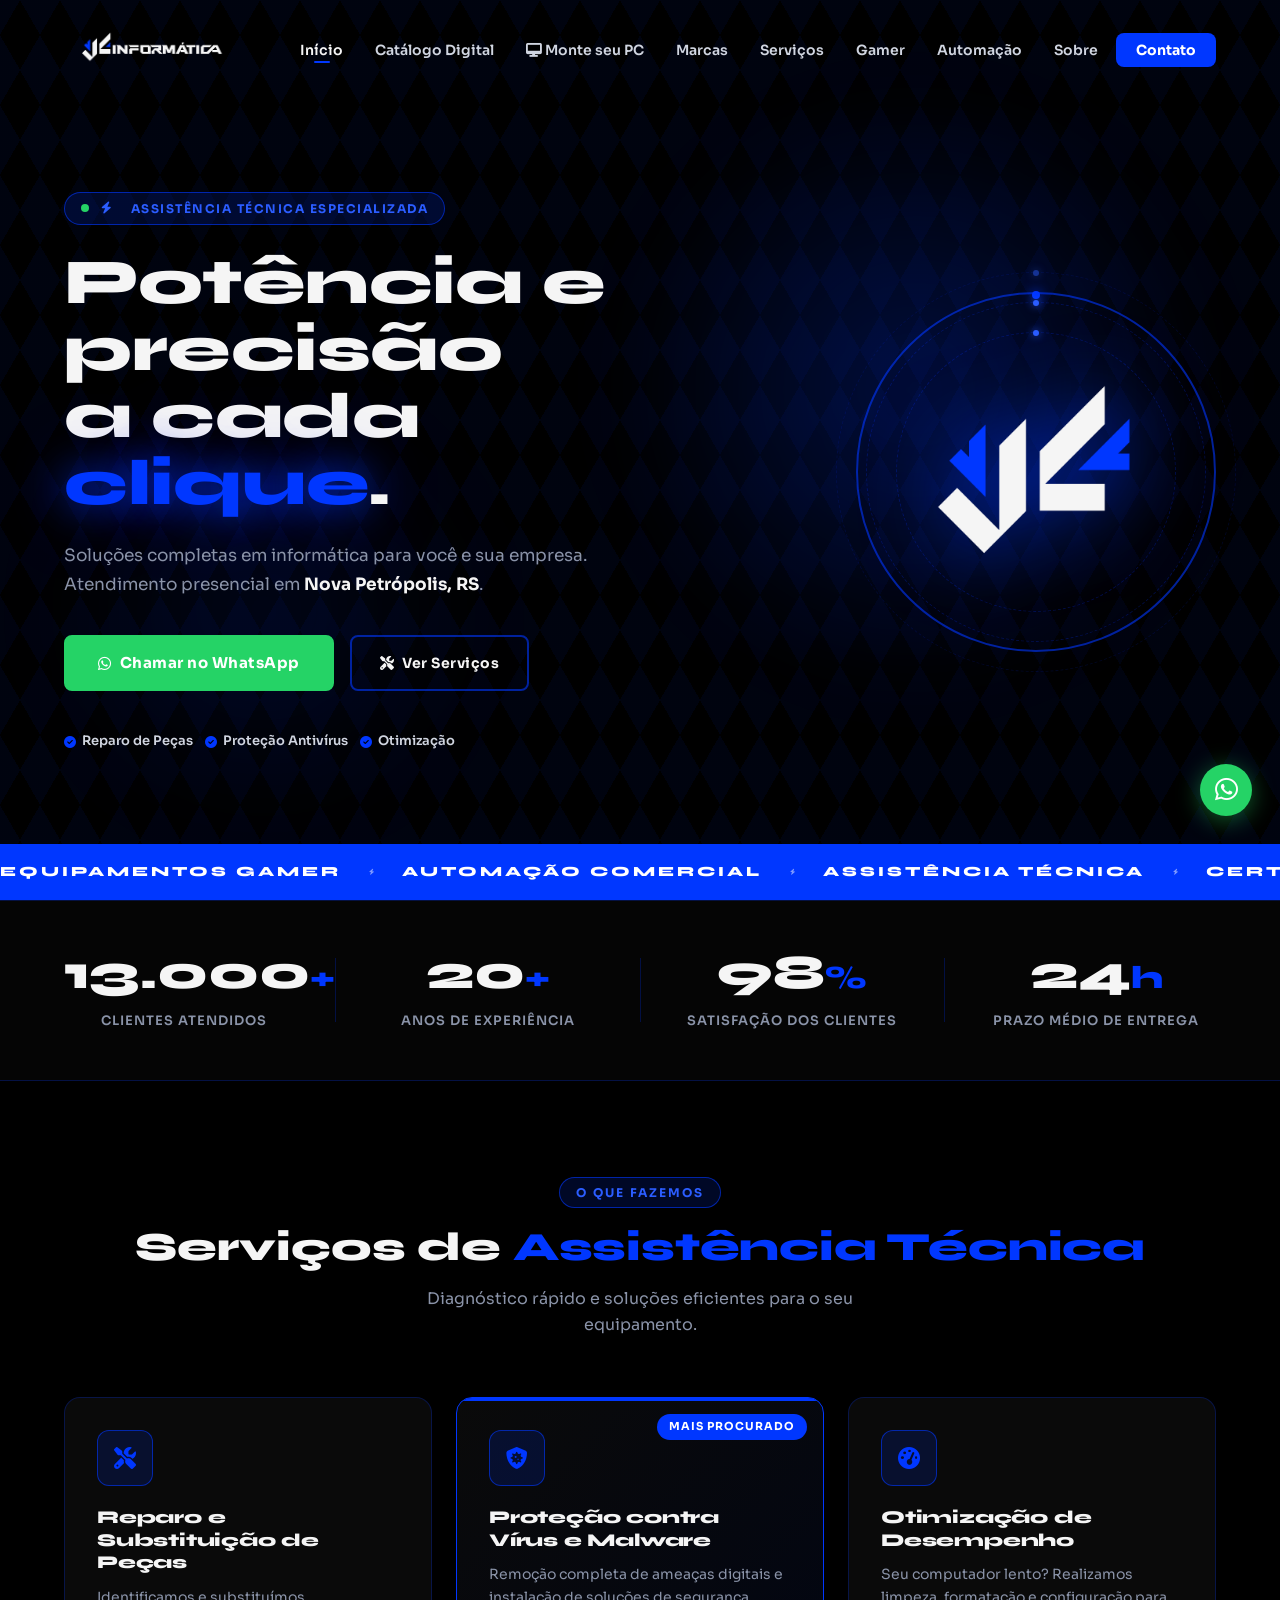
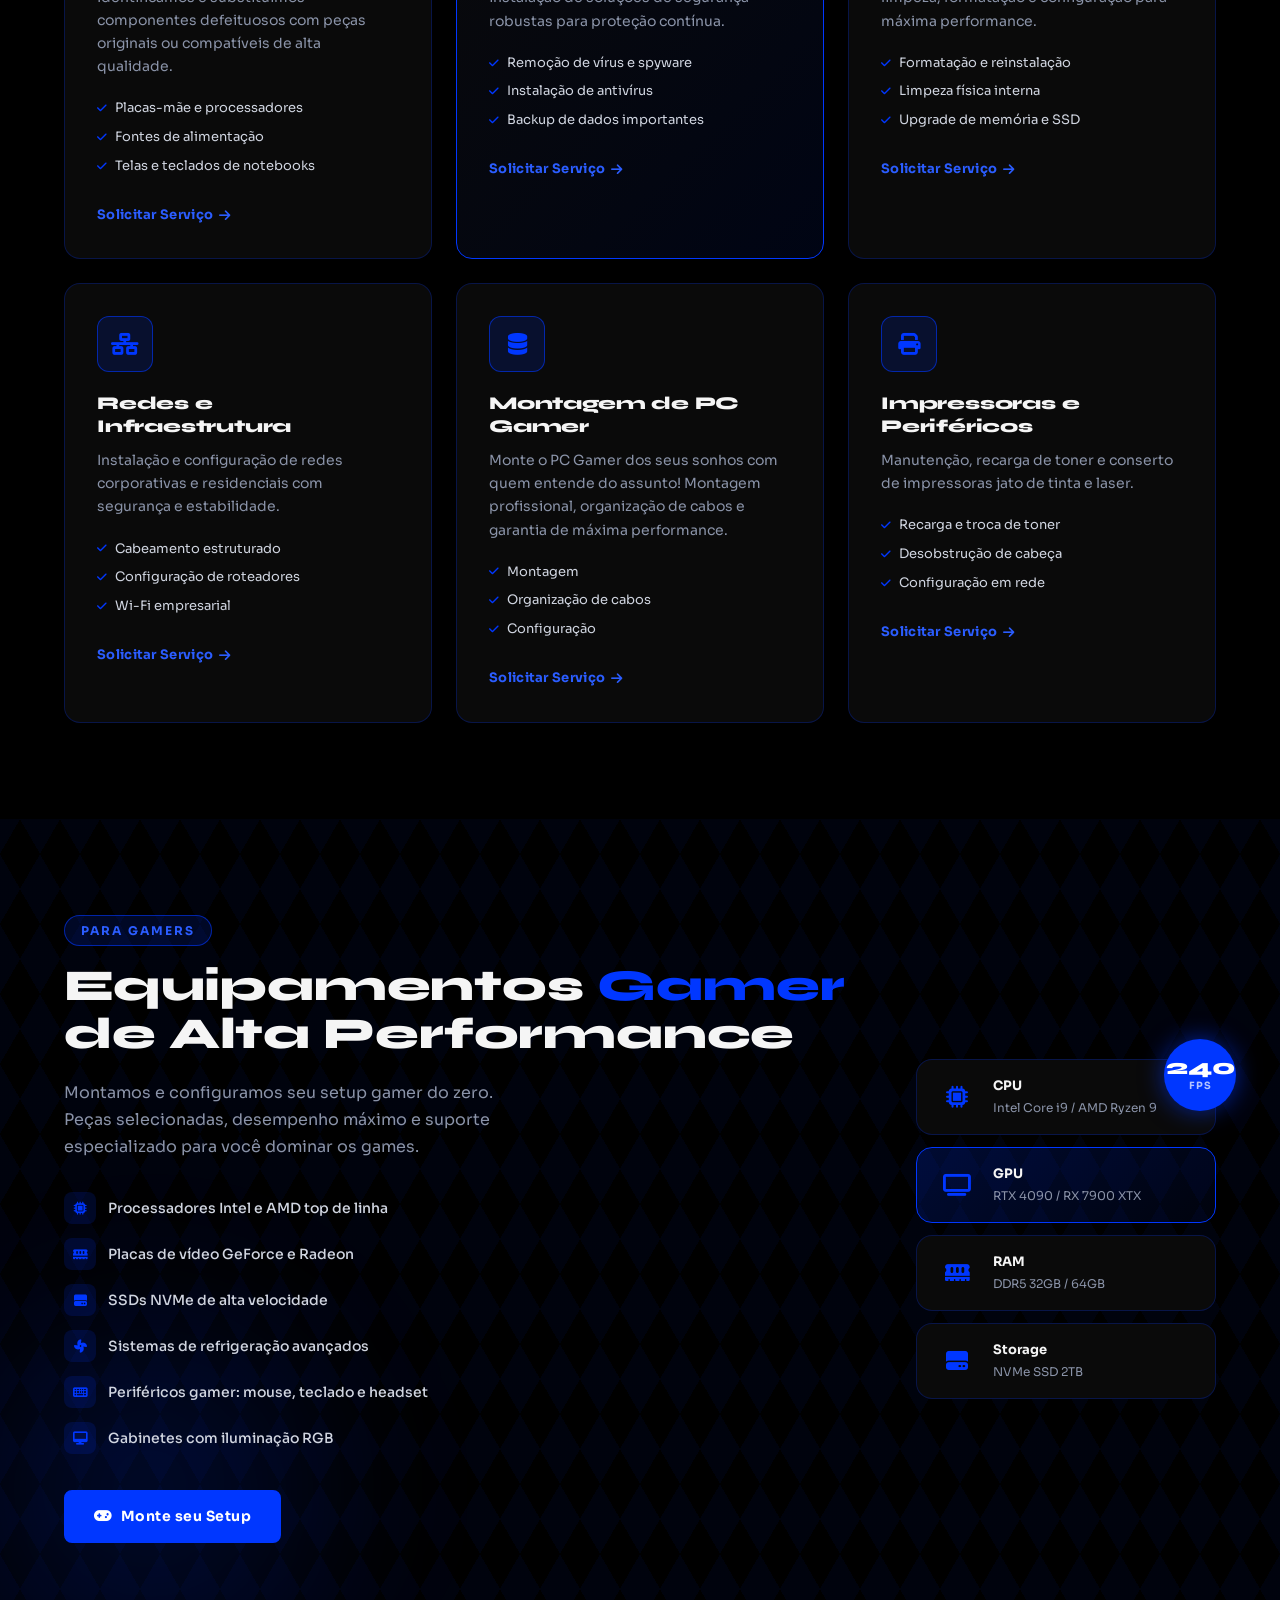
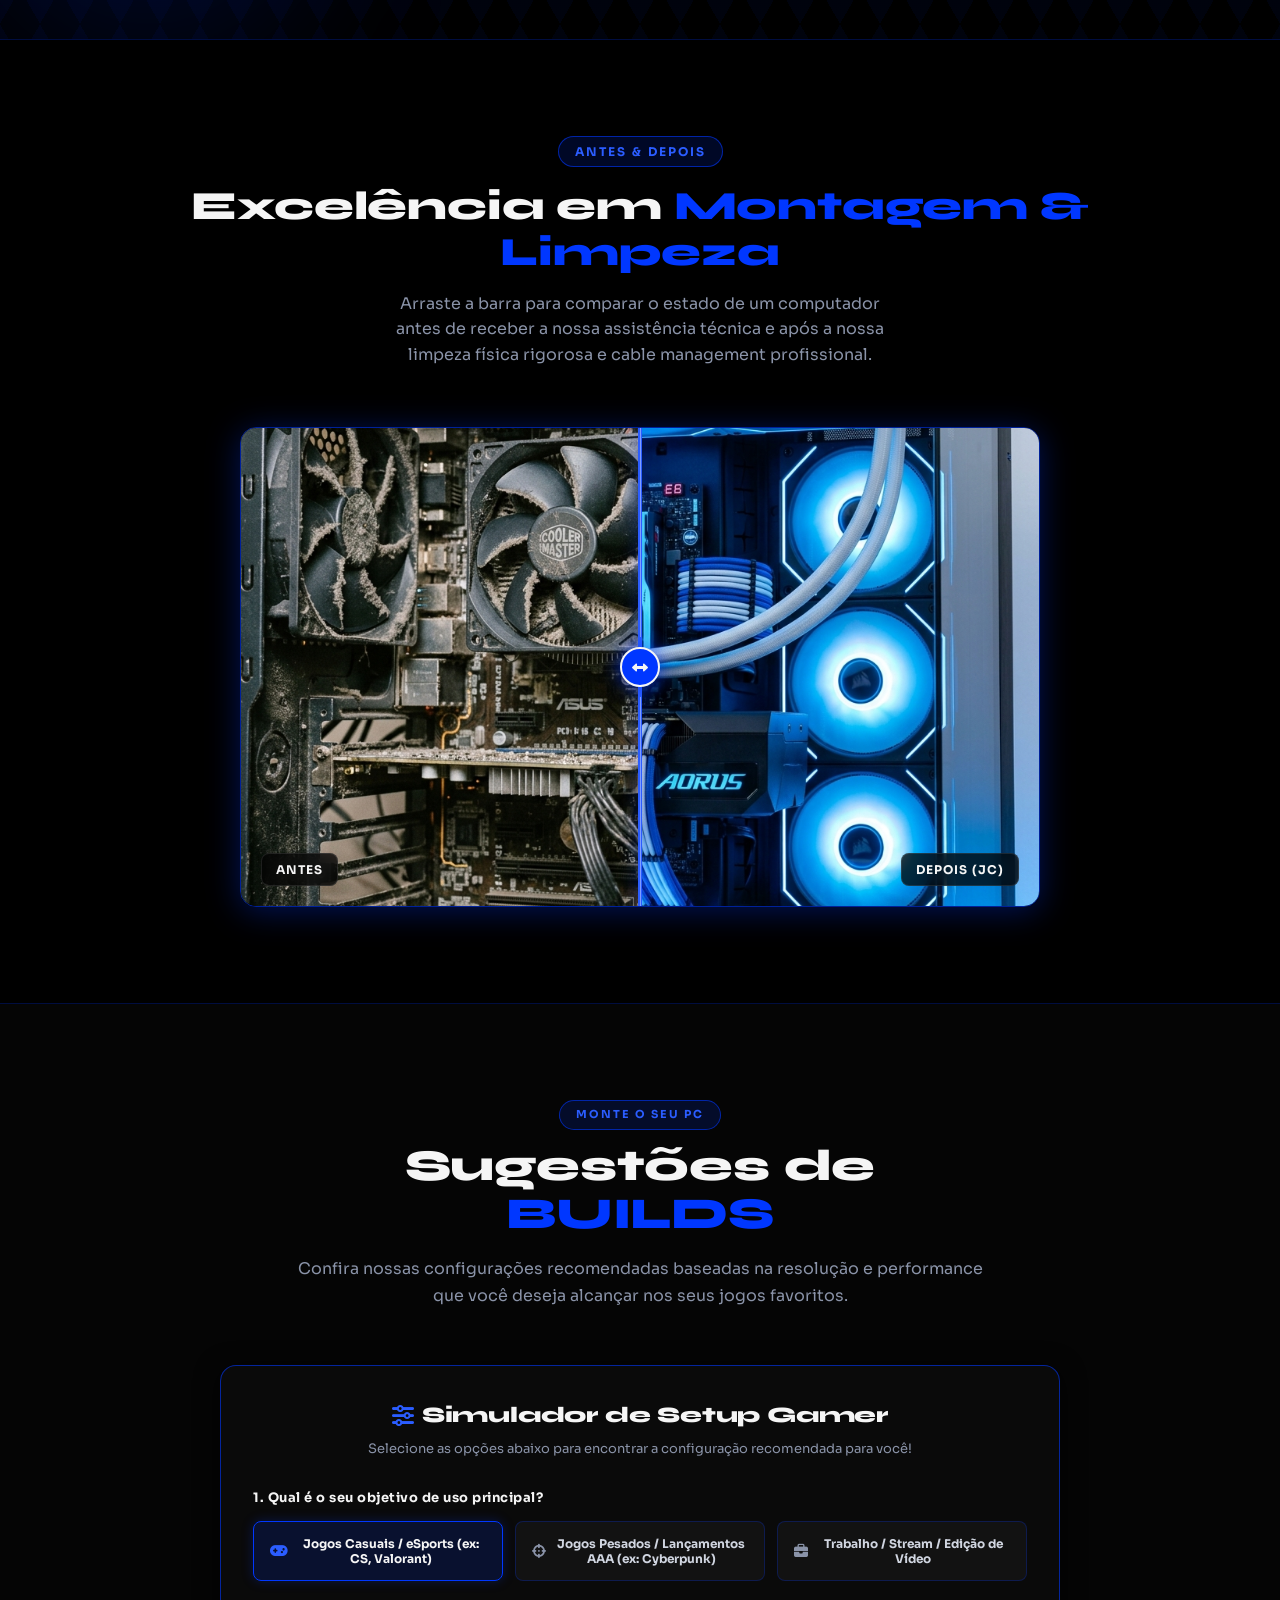
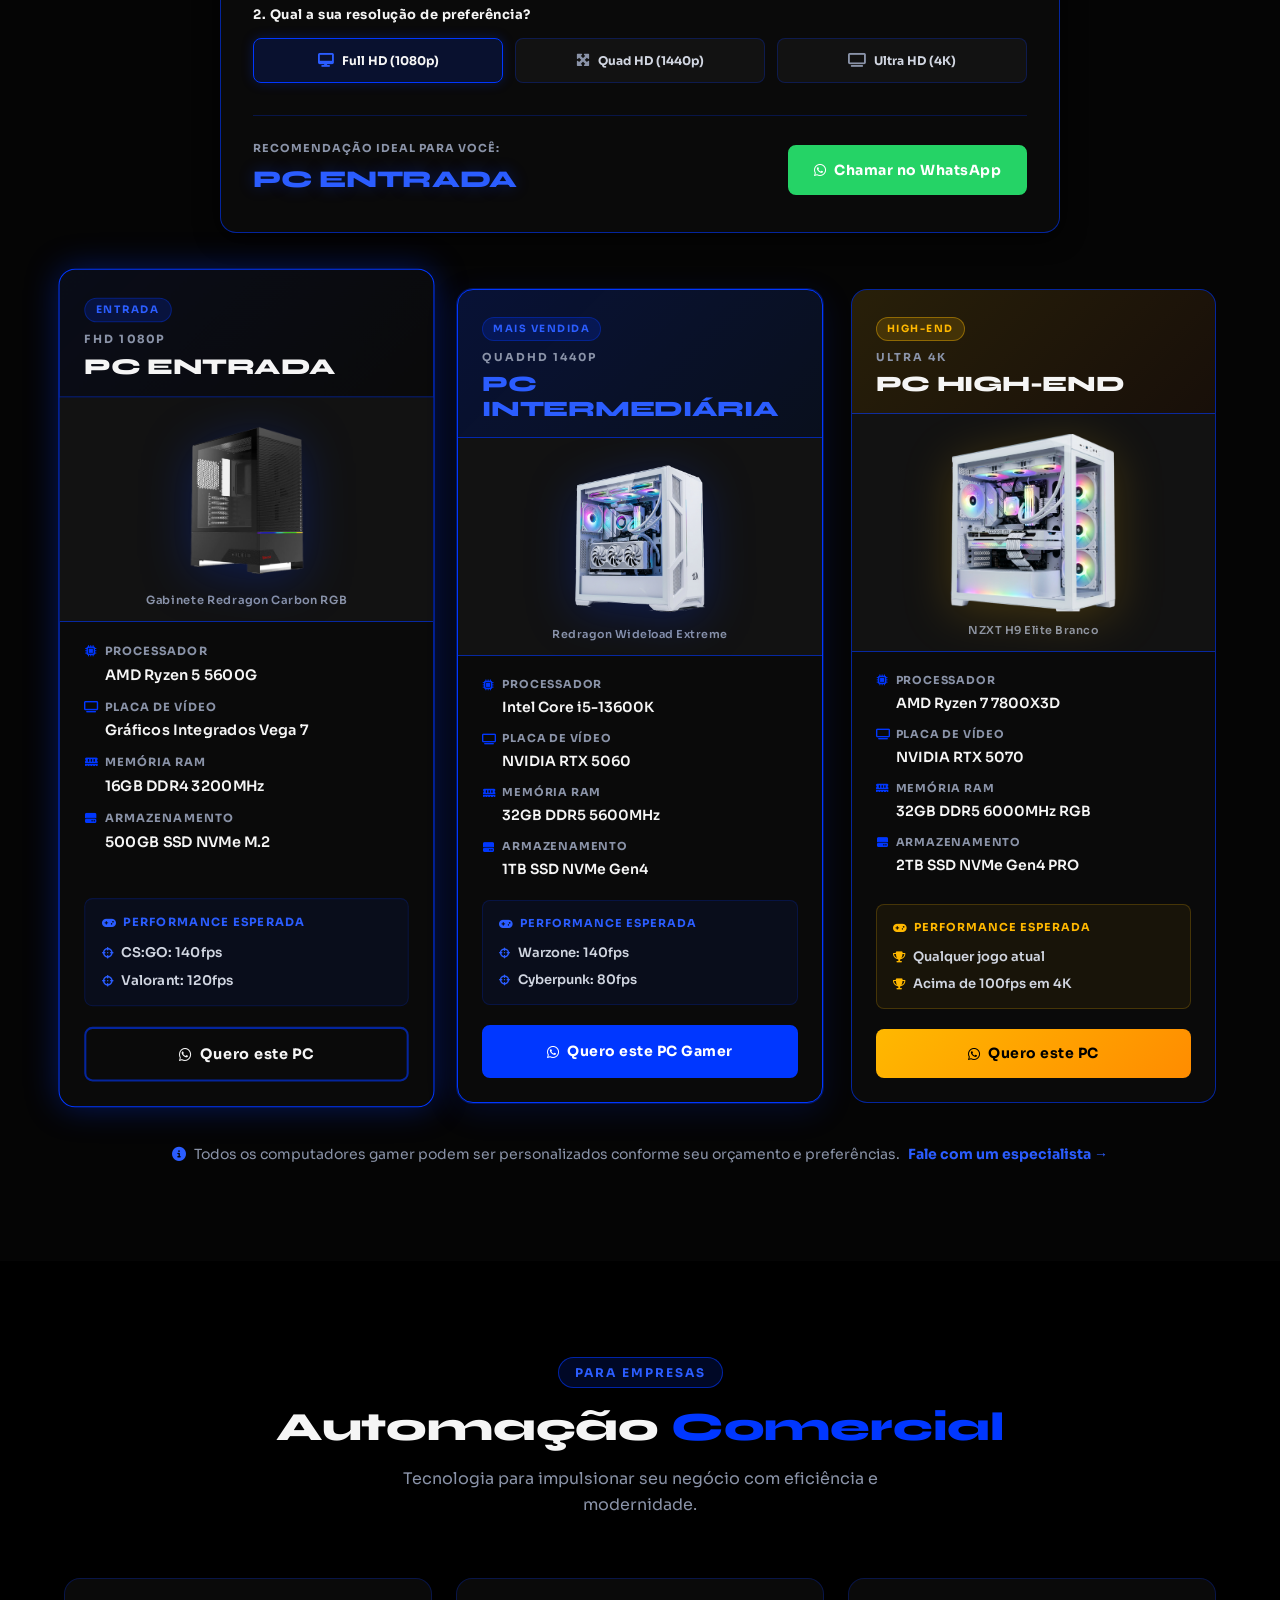
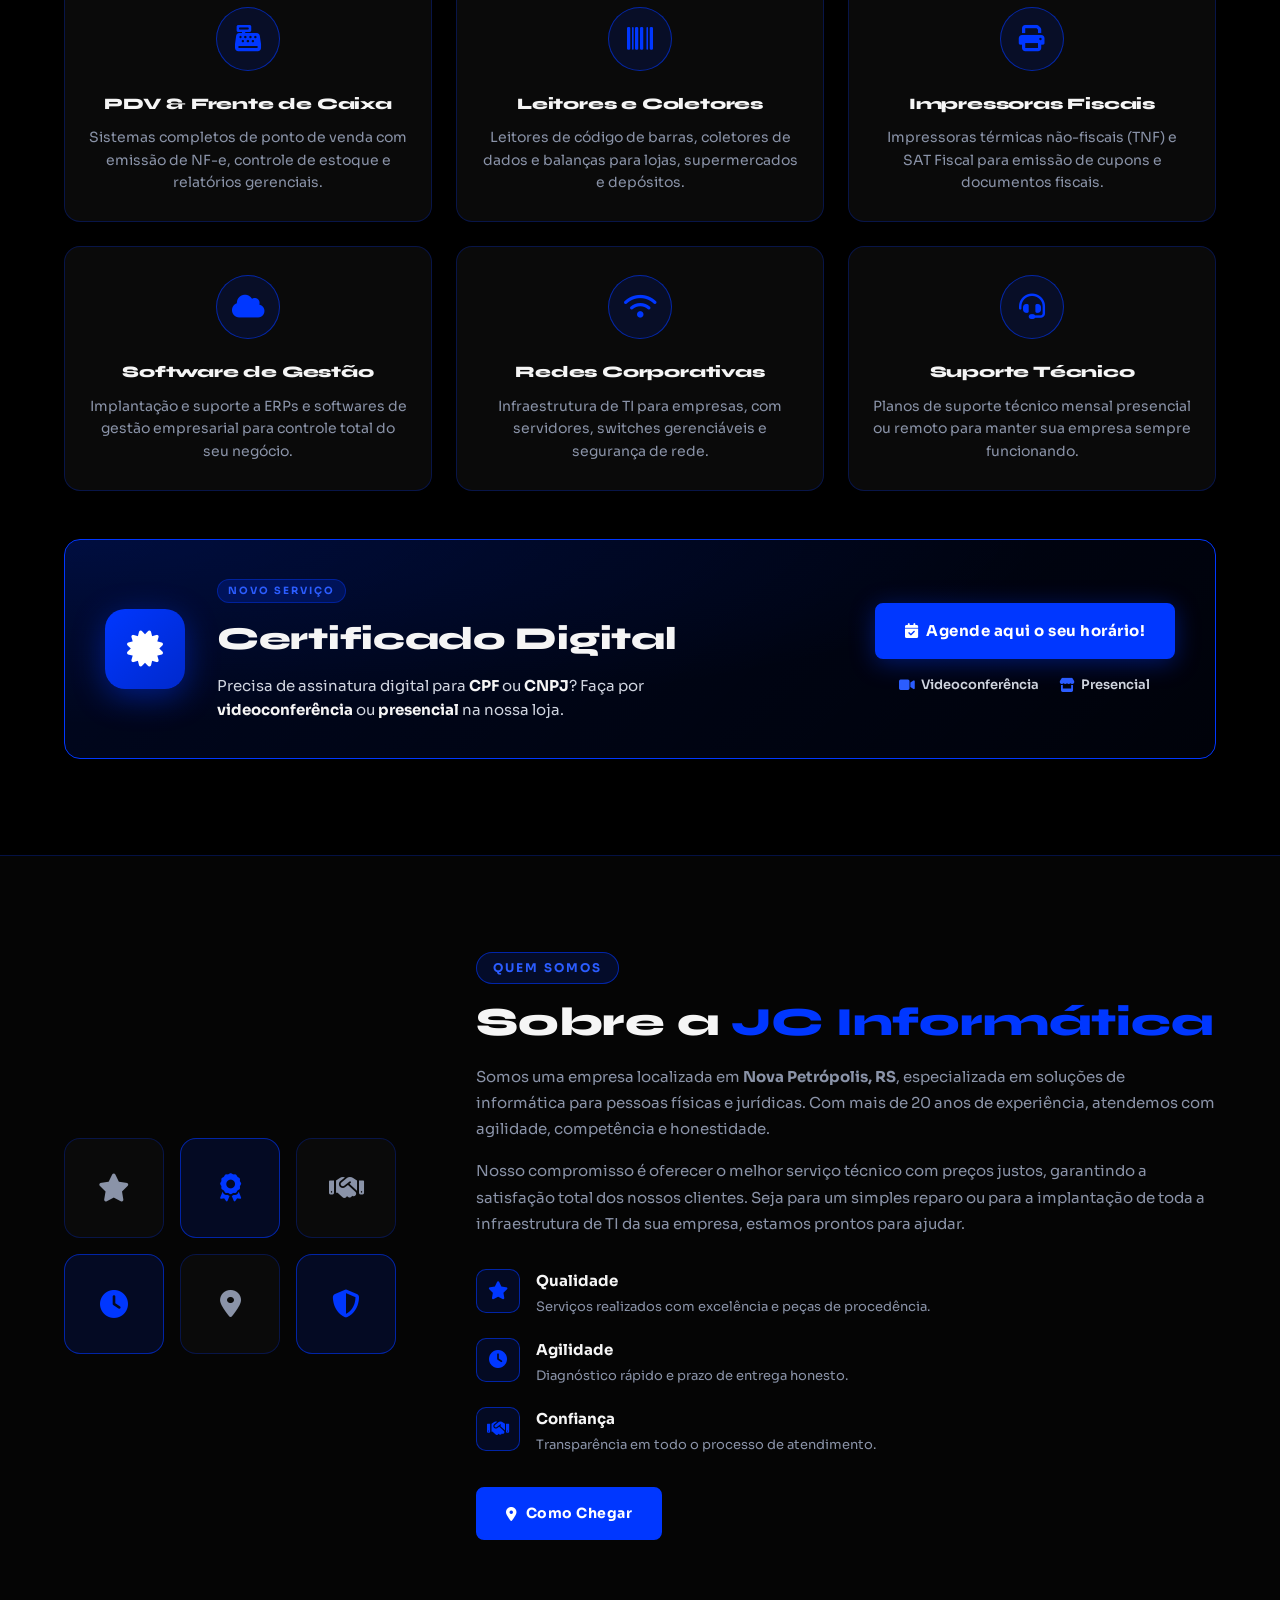
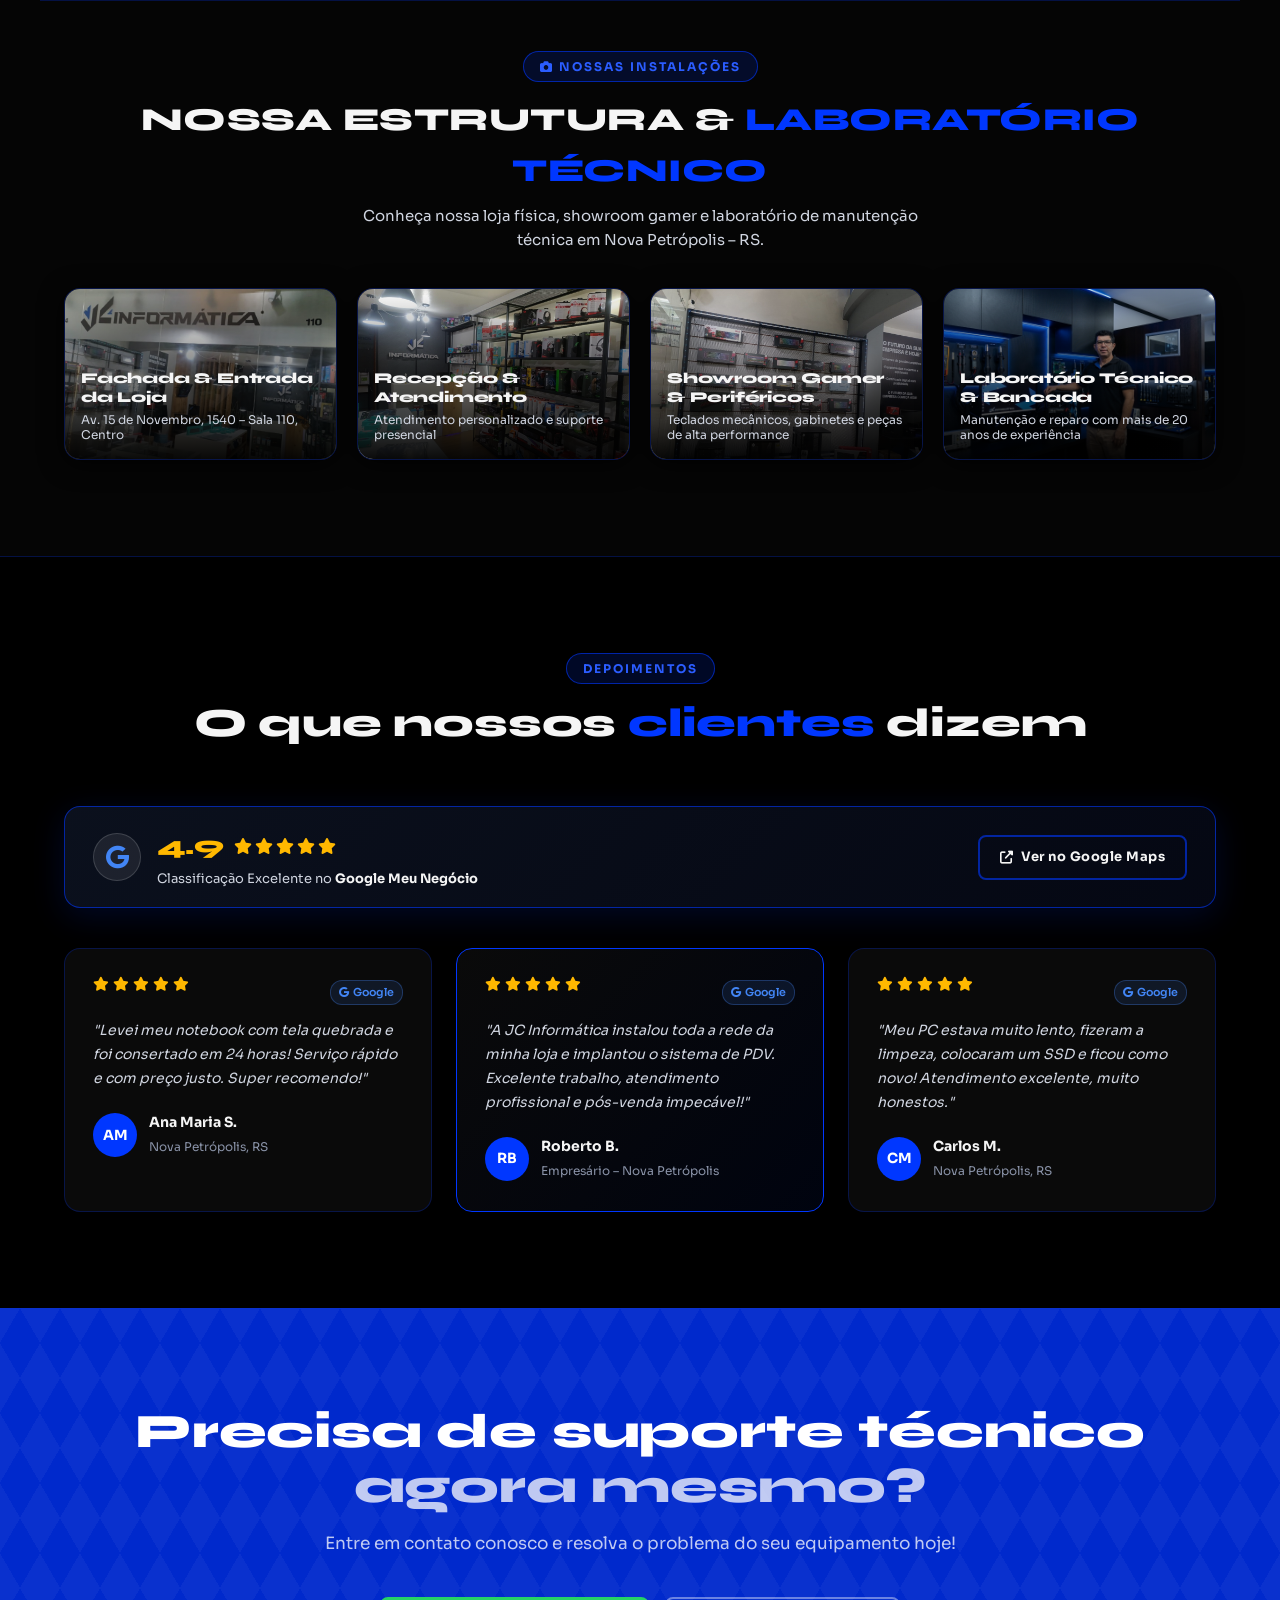
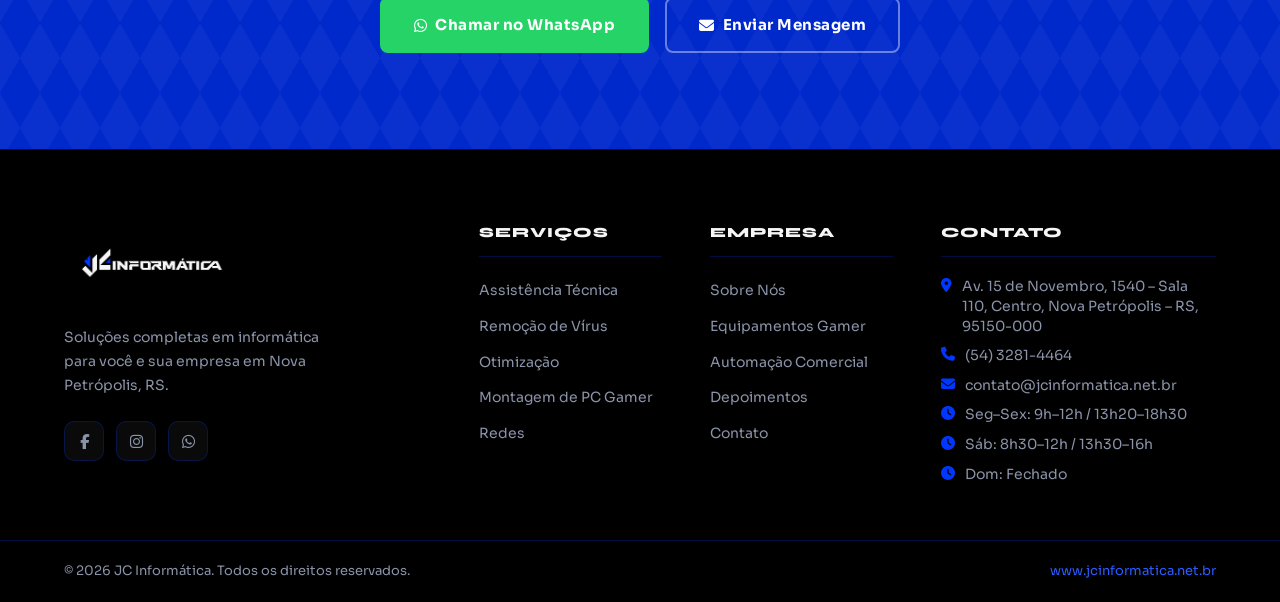
<file: index.html>
<!DOCTYPE html>
<html lang="pt-BR">
<head>
  <meta charset="UTF-8" />
  <meta name="viewport" content="width=device-width, initial-scale=1.0" />
  <title>JC Informática | Assistência Técnica | Nova Petrópolis, RS</title>
  <meta name="description" content="JC Informática - Assistência técnica especializada, equipamentos gamer e automação comercial em Nova Petrópolis, RS. Mais de 20 anos de experiência." />
  <meta name="keywords" content="assistência técnica, computadores, notebooks, gamer, automação comercial, Nova Petrópolis, RS" />
  
  <!-- Favicons -->
  <link rel="icon" type="image/svg+xml" href="imagem/logo.svg" />
  <link rel="apple-touch-icon" href="imagem/SIMBOLO BRANCO.png" />
  
  <!-- Open Graph / Facebook / WhatsApp -->
  <meta property="og:type" content="website" />
  <meta property="og:url" content="https://www.jcinformatica.net.br/" />
  <meta property="og:title" content="JC Informática | Assistência Técnica Especializada em Nova Petrópolis" />
  <meta property="og:description" content="Computadores, notebooks, setups gamer de alta performance e automação comercial. Mais de 20 anos de experiência com agilidade e confiança!" />
  <meta property="og:image" content="https://www.jcinformatica.net.br/imagem/LOGO%20JC%20INFORM%C3%81TICA.png" />

  <!-- Twitter -->
  <meta property="twitter:card" content="summary_large_image" />
  <meta property="twitter:title" content="JC Informática | Assistência Técnica" />
  <meta property="twitter:description" content="Computadores, notebooks, setups gamer e automação comercial em Nova Petrópolis, RS." />
  <meta property="twitter:image" content="https://www.jcinformatica.net.br/imagem/LOGO%20JC%20INFORM%C3%81TICA.png" />
  
  <!-- JSON-LD LocalBusiness Schema -->
  <script type="application/ld+json">
  {
    "@context": "https://schema.org",
    "@type": "LocalBusiness",
    "name": "JC Informática",
    "image": "https://www.jcinformatica.net.br/imagem/LOGO%20JC%20INFORM%C3%81TICA.png",
    "@id": "https://www.jcinformatica.net.br/#localbusiness",
    "url": "https://www.jcinformatica.net.br/",
    "telephone": "+55-54-3281-4464",
    "priceRange": "$$",
    "address": {
      "@type": "PostalAddress",
      "streetAddress": "Av. 15 de Novembro, 1540, Sala 110, Centro",
      "addressLocality": "Nova Petrópolis",
      "addressRegion": "RS",
      "postalCode": "95150-000",
      "addressCountry": "BR"
    },
    "geo": {
      "@type": "GeoCoordinates",
      "latitude": -29.37895,
      "longitude": -51.11417
    },
    "openingHoursSpecification": [
      {
        "@type": "OpeningHoursSpecification",
        "dayOfWeek": ["Monday", "Tuesday", "Wednesday", "Thursday", "Friday"],
        "opens": "09:00",
        "closes": "12:00"
      },
      {
        "@type": "OpeningHoursSpecification",
        "dayOfWeek": ["Monday", "Tuesday", "Wednesday", "Thursday", "Friday"],
        "opens": "13:20",
        "closes": "18:30"
      },
      {
        "@type": "OpeningHoursSpecification",
        "dayOfWeek": "Saturday",
        "opens": "08:30",
        "closes": "12:00"
      },
      {
        "@type": "OpeningHoursSpecification",
        "dayOfWeek": "Saturday",
        "opens": "13:30",
        "closes": "16:00"
      }
    ],
    "sameAs": [
      "https://www.facebook.com/jcinformatica.br",
      "https://www.instagram.com/jcinformaticanp/"
    ]
  }
  </script>

  <link rel="stylesheet" href="css/style.css?v=20260817_v500" />
  <link rel="preconnect" href="https://fonts.googleapis.com" />
  <link rel="preconnect" href="https://fonts.gstatic.com" crossorigin />
  <link href="https://fonts.googleapis.com/css2?family=Barlow+Condensed:wght@800;900&family=Sora:wght@300;400;600;700;800&family=Syne:wght@800;900&display=swap" rel="stylesheet" />
  <link rel="stylesheet" href="https://cdn.jsdelivr.net/npm/@fortawesome/fontawesome-free@6.4.0/css/all.min.css" />
</head>
<body>

  <!-- ========== HEADER / NAV ========== -->
  <header id="header">
    <div class="container header-inner">
      <a href="/" class="logo" aria-label="JC Informática Home">
        <img src="imagem/LOGO JC INFORMÁTICA.png" alt="JC Informática" class="logo-img" />
      </a>

      <nav id="main-nav" aria-label="Navegação principal">
        <ul>
          <li><a href="/" class="active">Início</a></li>
          <li><a href="produtos">Catálogo Digital</a></li>
          <li><a href="monte-seu-pc"><i class="fas fa-desktop"></i> Monte seu PC</a></li>
          <li><a href="marcas">Marcas</a></li>
          <li><a href="#servicos">Serviços</a></li>
          <li><a href="#gamer">Gamer</a></li>
          <li><a href="#automacao">Automação</a></li>
          <li><a href="#sobre">Sobre</a></li>
          <li><a href="contato" class="nav-cta">Contato</a></li>
        </ul>
      </nav>

      <button class="hamburger" id="hamburger" aria-label="Abrir menu" aria-expanded="false">
        <span></span><span></span><span></span>
      </button>
    </div>
  </header>

  <!-- ========== HERO SECTION ========== -->
  <section id="hero">
    <div class="hero-bg">
      <div class="triangle-grid" aria-hidden="true"></div>
      <div class="hero-glow" aria-hidden="true"></div>
      <div class="hero-glow-2" aria-hidden="true"></div>
    </div>

    <div class="container hero-inner">
      <div class="hero-content">
        <div class="hero-badge">
          <span class="badge-dot"></span>
          <i class="fas fa-bolt"></i>&nbsp; Assistência Técnica Especializada
        </div>
        <h1 class="hero-title">
          Potência e precisão<br />a cada <span class="accent text-glow">clique</span>.
        </h1>
        <p class="hero-subtitle">
          Soluções completas em informática para você e sua empresa.<br />
          Atendimento presencial em <strong style="color:var(--white)">Nova Petrópolis, RS</strong>.
        </p>
        <div class="hero-actions">
          <a href="https://wa.me/555432814464" target="_blank" rel="noopener" class="btn btn-whatsapp">
            <i class="fab fa-whatsapp"></i> Chamar no WhatsApp
          </a>
          <a href="#servicos" class="btn btn-outline">
            <i class="fas fa-tools"></i> Ver Serviços
          </a>
        </div>

        <div class="hero-tags">
          <span><i class="fas fa-check-circle"></i> Reparo de Peças</span>
          <span><i class="fas fa-check-circle"></i> Proteção Antivírus</span>
          <span><i class="fas fa-check-circle"></i> Otimização</span>
        </div>
      </div>

      <div class="hero-visual" aria-hidden="true">
        <div class="laptop-wrapper">
          <div class="glow-ring"></div>
          <div class="hero-logo-big">
            <img src="imagem/SIMBOLO BRANCO.png" alt="JC Informática" class="hero-logo-img" />
          </div>
          <div class="orbit orbit-1"><div class="orbit-dot"></div></div>
          <div class="orbit orbit-2"><div class="orbit-dot"></div></div>
          <div class="orbit orbit-3"><div class="orbit-dot"></div></div>
        </div>
      </div>
    </div>

    <!-- Marquee strip -->
    <div class="marquee-strip" aria-hidden="true">
      <div class="marquee-track">
        <span>EQUIPAMENTOS GAMER</span>
        <i class="fas fa-bolt"></i>
        <span>AUTOMAÇÃO COMERCIAL</span>
        <i class="fas fa-bolt"></i>
        <span>ASSISTÊNCIA TÉCNICA</span>
        <i class="fas fa-bolt"></i>
        <span>CERTIFICADO DIGITAL</span>
        <i class="fas fa-bolt"></i>
        <span>REDES & INFRAESTRUTURA</span>
        <i class="fas fa-bolt"></i>
        <span>SUPORTE ESPECIALIZADO</span>
        <i class="fas fa-bolt"></i>
      </div>
    </div>
  </section>

  <!-- ========== STATS BAR ========== -->
  <section id="stats" class="stats-bar">
    <div class="container stats-inner">
      <div class="stat-item">
        <span class="stat-number" data-target="13000">0</span><span class="stat-plus">+</span>
        <p>Clientes Atendidos</p>
      </div>
      <div class="stat-divider"></div>
      <div class="stat-item">
        <span class="stat-number" data-target="20">0</span><span class="stat-plus">+</span>
        <p>Anos de Experiência</p>
      </div>
      <div class="stat-divider"></div>
      <div class="stat-item">
        <span class="stat-number" data-target="98">0</span><span class="stat-plus">%</span>
        <p>Satisfação dos Clientes</p>
      </div>
      <div class="stat-divider"></div>
      <div class="stat-item">
        <span class="stat-number" data-target="24">0</span><span class="stat-plus">h</span>
        <p>Prazo Médio de Entrega</p>
      </div>
    </div>
  </section>

  <!-- ========== SERVICES SECTION ========== -->
  <section id="servicos" class="section-dark">
    <div class="container">
      <div class="section-header">
        <span class="section-tag">O que fazemos</span>
        <h2>Serviços de <span class="accent">Assistência Técnica</span></h2>
        <p>Diagnóstico rápido e soluções eficientes para o seu equipamento.</p>
      </div>

      <div class="cards-grid">

        <article class="service-card">
          <div class="card-icon"><i class="fas fa-tools"></i></div>
          <h3>Reparo e Substituição de Peças</h3>
          <p>Identificamos e substituímos componentes defeituosos com peças originais ou compatíveis de alta qualidade.</p>
          <ul class="card-list">
            <li><i class="fas fa-check"></i> Placas-mãe e processadores</li>
            <li><i class="fas fa-check"></i> Fontes de alimentação</li>
            <li><i class="fas fa-check"></i> Telas e teclados de notebooks</li>
          </ul>
          <a href="contato" class="card-link">Solicitar Serviço <i class="fas fa-arrow-right"></i></a>
        </article>

        <article class="service-card featured">
          <div class="featured-badge">Mais Procurado</div>
          <div class="card-icon"><i class="fas fa-shield-virus"></i></div>
          <h3>Proteção contra Vírus e Malware</h3>
          <p>Remoção completa de ameaças digitais e instalação de soluções de segurança robustas para proteção contínua.</p>
          <ul class="card-list">
            <li><i class="fas fa-check"></i> Remoção de vírus e spyware</li>
            <li><i class="fas fa-check"></i> Instalação de antivírus</li>
            <li><i class="fas fa-check"></i> Backup de dados importantes</li>
          </ul>
          <a href="contato" class="card-link">Solicitar Serviço <i class="fas fa-arrow-right"></i></a>
        </article>

        <article class="service-card">
          <div class="card-icon"><i class="fas fa-tachometer-alt"></i></div>
          <h3>Otimização de Desempenho</h3>
          <p>Seu computador lento? Realizamos limpeza, formatação e configuração para máxima performance.</p>
          <ul class="card-list">
            <li><i class="fas fa-check"></i> Formatação e reinstalação</li>
            <li><i class="fas fa-check"></i> Limpeza física interna</li>
            <li><i class="fas fa-check"></i> Upgrade de memória e SSD</li>
          </ul>
          <a href="contato" class="card-link">Solicitar Serviço <i class="fas fa-arrow-right"></i></a>
        </article>

        <article class="service-card">
          <div class="card-icon"><i class="fas fa-network-wired"></i></div>
          <h3>Redes e Infraestrutura</h3>
          <p>Instalação e configuração de redes corporativas e residenciais com segurança e estabilidade.</p>
          <ul class="card-list">
            <li><i class="fas fa-check"></i> Cabeamento estruturado</li>
            <li><i class="fas fa-check"></i> Configuração de roteadores</li>
            <li><i class="fas fa-check"></i> Wi-Fi empresarial</li>
          </ul>
          <a href="contato" class="card-link">Solicitar Serviço <i class="fas fa-arrow-right"></i></a>
        </article>

        <article class="service-card">
          <div class="card-icon"><i class="fas fa-database"></i></div>
          <h3>Montagem de PC Gamer</h3>
          <p>Monte o PC Gamer dos seus sonhos com quem entende do assunto! Montagem profissional, organização de cabos e garantia de máxima performance.</p>
          <ul class="card-list">
            <li><i class="fas fa-check"></i>Montagem</li>
            <li><i class="fas fa-check"></i>Organização de cabos</li>
            <li><i class="fas fa-check"></i>Configuração</li>
          </ul>
          <a href="contato" class="card-link">Solicitar Serviço <i class="fas fa-arrow-right"></i></a>
        </article>

        <article class="service-card">
          <div class="card-icon"><i class="fas fa-print"></i></div>
          <h3>Impressoras e Periféricos</h3>
          <p>Manutenção, recarga de toner e conserto de impressoras jato de tinta e laser.</p>
          <ul class="card-list">
            <li><i class="fas fa-check"></i> Recarga e troca de toner</li>
            <li><i class="fas fa-check"></i> Desobstrução de cabeça</li>
            <li><i class="fas fa-check"></i> Configuração em rede</li>
          </ul>
          <a href="contato" class="card-link">Solicitar Serviço <i class="fas fa-arrow-right"></i></a>
        </article>

      </div>
    </div>
  </section>

  <!-- ========== GAMER SECTION ========== -->
  <section id="gamer" class="section-gamer">
    <div class="gamer-bg-pattern" aria-hidden="true"></div>
    <div class="container gamer-inner">
      <div class="gamer-text">
        <span class="section-tag">Para Gamers</span>
        <h2>Equipamentos <span class="accent">Gamer</span><br />de Alta Performance</h2>
        <p>
          Montamos e configuramos seu setup gamer do zero. Peças selecionadas,
          desempenho máximo e suporte especializado para você dominar os games.
        </p>
        <ul class="gamer-features">
          <li><i class="fas fa-microchip"></i> Processadores Intel e AMD top de linha</li>
          <li><i class="fas fa-memory"></i> Placas de vídeo GeForce e Radeon</li>
          <li><i class="fas fa-hdd"></i> SSDs NVMe de alta velocidade</li>
          <li><i class="fas fa-fan"></i> Sistemas de refrigeração avançados</li>
          <li><i class="fas fa-keyboard"></i> Periféricos gamer: mouse, teclado e headset</li>
          <li><i class="fas fa-desktop"></i> Gabinetes com iluminação RGB</li>
        </ul>
        <a href="contato" class="btn btn-primary">
          <i class="fas fa-gamepad"></i> Monte seu Setup
        </a>
      </div>

      <div class="gamer-visual" aria-hidden="true">
        <div class="gamer-card-stack">
          <div class="gamer-stat-card">
            <i class="fas fa-microchip"></i>
            <div>
              <strong>CPU</strong>
              <span>Intel Core i9 / AMD Ryzen 9</span>
            </div>
          </div>
          <div class="gamer-stat-card accent-card">
            <i class="fas fa-tv"></i>
            <div>
              <strong>GPU</strong>
              <span>RTX 4090 / RX 7900 XTX</span>
            </div>
          </div>
          <div class="gamer-stat-card">
            <i class="fas fa-memory"></i>
            <div>
              <strong>RAM</strong>
              <span>DDR5 32GB / 64GB</span>
            </div>
          </div>
          <div class="gamer-stat-card">
            <i class="fas fa-hdd"></i>
            <div>
              <strong>Storage</strong>
              <span>NVMe SSD 2TB</span>
            </div>
          </div>
          <div class="gamer-fps-badge">
            <span class="fps-number">240</span>
            <span class="fps-label">FPS</span>
          </div>
        </div>
      </div>
    </div>
  </section>

  <!-- ========== SLIDER REPAROS / CABLE MANAGEMENT (Antes e Depois) ========== -->
  <section id="reparos-slider" class="section-dark" style="border-top: 1px solid var(--border); border-bottom: 1px solid var(--border);">
    <div class="container">
      <div class="section-header">
        <span class="section-tag">Antes & Depois</span>
        <h2>Excelência em <span class="accent">Montagem & Limpeza</span></h2>
        <p>Arraste a barra para comparar o estado de um computador antes de receber a nossa assistência técnica e após a nossa limpeza física rigorosa e cable management profissional.</p>
      </div>

      <div class="slider-comparison-container">
        <!-- Imagem de Depois (Fundo) -->
        <div class="slider-image img-after">
          <img src="imagem/pc_after.png" alt="PC Gamer com Cable Management impecável e limpo" loading="lazy" />
          <span class="slider-label label-after">Depois (JC)</span>
        </div>
        
        <!-- Imagem de Antes (Sobreposta) -->
        <div class="slider-image img-before" id="before-img-wrapper">
          <img src="imagem/pc_before.png" alt="PC antigo poeirento e com cabos desorganizados" loading="lazy" />
          <span class="slider-label label-before">Antes</span>
        </div>
        
        <!-- Alça de Arrasto (Handle) -->
        <div class="slider-handle" id="slider-drag-handle">
          <div class="handle-line"></div>
          <div class="handle-button">
            <i class="fas fa-arrows-alt-h"></i>
          </div>
          <div class="handle-line"></div>
        </div>
      </div>
    </div>
  </section>

  <!-- ========== SUGESTÕES DE BUILDS ========== -->
  <section id="builds" class="section-builds">
    <div class="container">
      <div class="builds-section-header">
        <span class="section-tag">Monte o seu PC</span>
        <h2>Sugestões de <span class="accent">BUILDS</span></h2>
        <p>Confira nossas configurações recomendadas baseadas na resolução e performance que você deseja alcançar nos seus jogos favoritos.</p>
      </div>

      <!-- SIMULADOR DE SETUP INTERATIVO -->
      <div class="simulator-wrapper">
        <div class="simulator-header">
          <h3><i class="fas fa-sliders-h"></i> Simulador de Setup Gamer</h3>
          <p>Selecione as opções abaixo para encontrar a configuração recomendada para você!</p>
        </div>
        <div class="simulator-body">
          <div class="sim-group">
            <span class="sim-label">1. Qual é o seu objetivo de uso principal?</span>
            <div class="sim-options" id="sim-objective">
              <button type="button" class="sim-opt active" data-value="casual">
                <i class="fas fa-gamepad"></i> Jogos Casuais / eSports (ex: CS, Valorant)
              </button>
              <button type="button" class="sim-opt" data-value="heavy">
                <i class="fas fa-crosshairs"></i> Jogos Pesados / Lançamentos AAA (ex: Cyberpunk)
              </button>
              <button type="button" class="sim-opt" data-value="work">
                <i class="fas fa-briefcase"></i> Trabalho / Stream / Edição de Vídeo
              </button>
            </div>
          </div>
          <div class="sim-group">
            <span class="sim-label">2. Qual a sua resolução de preferência?</span>
            <div class="sim-options" id="sim-resolution">
              <button type="button" class="sim-opt active" data-value="fhd">
                <i class="fas fa-desktop"></i> Full HD (1080p)
              </button>
              <button type="button" class="sim-opt" data-value="qhd">
                <i class="fas fa-expand-arrows-alt"></i> Quad HD (1440p)
              </button>
              <button type="button" class="sim-opt" data-value="4k">
                <i class="fas fa-tv"></i> Ultra HD (4K)
              </button>
            </div>
          </div>
        </div>
        <div class="simulator-footer">
          <div class="sim-recommendation">
            <span class="rec-label">Recomendação ideal para você:</span>
            <strong class="rec-value" id="sim-result">PC ENTRADA</strong>
          </div>
          <div class="sim-action">
            <a href="https://wa.me/555432814464?text=Olá!%20Gostaria%20de%20um%20orçamento%20para%20a%20Build%20Entrada." id="sim-whatsapp-btn" target="_blank" rel="noopener" class="btn btn-whatsapp">
              <i class="fab fa-whatsapp"></i> Chamar no WhatsApp
            </a>
          </div>
        </div>
      </div>

      <div class="builds-grid">

        <!-- PC ENTRADA -->
        <div class="build-card">
          <div class="build-header build-entry">
            <div class="build-badge">Entrada</div>
            <div class="build-res">FHD 1080p</div>
            <h3 class="build-name">PC ENTRADA</h3>
          </div>
          <div class="build-case-img">
            <img src="imagem/redrogomoba.png"
                 alt="Gabinete Redragon Carbon RGB"
                 loading="lazy" />
            <div class="build-case-label">Gabinete Redragon Carbon RGB</div>
          </div>
          <ul class="build-specs">
            <li>
              <span class="spec-label"><i class="fas fa-microchip"></i> Processador</span>
              <span class="spec-value">AMD Ryzen 5 5600G</span>
            </li>
            <li>
              <span class="spec-label"><i class="fas fa-tv"></i> Placa de Vídeo</span>
              <span class="spec-value">Gráficos Integrados Vega 7</span>
            </li>
            <li>
              <span class="spec-label"><i class="fas fa-memory"></i> Memória RAM</span>
              <span class="spec-value">16GB DDR4 3200MHz</span>
            </li>
            <li>
              <span class="spec-label"><i class="fas fa-hdd"></i> Armazenamento</span>
              <span class="spec-value">500GB SSD NVMe M.2</span>
            </li>
          </ul>
          <div class="build-performance">
            <div class="perf-title"><i class="fas fa-gamepad"></i> Performance Esperada</div>
            <div class="perf-tags">
              <span><i class="fas fa-crosshairs"></i> CS:GO: 140fps</span>
              <span><i class="fas fa-crosshairs"></i> Valorant: 120fps</span>
            </div>
          </div>
          <a href="https://wa.me/555432814464?text=Olá!%20Tenho%20interesse%20na%20Build%20Entrada%20FHD%201080p." target="_blank" rel="noopener" class="btn btn-outline build-cta">
            <i class="fab fa-whatsapp"></i> Quero este PC
          </a>
        </div>

        <!-- PC INTERMEDIÁRIA -->
        <div class="build-card build-featured">
          <div class="build-header build-mid">
            <div class="build-badge">Mais Vendida</div>
            <div class="build-res">QuadHD 1440p</div>
            <h3 class="build-name">PC INTERMEDIÁRIA</h3>
          </div>
          <div class="build-case-img">
            <img src="imagem/pc game 2.PNG"
                 alt="Gabinete Redragon Wideload Extreme"
                 loading="lazy" />
            <div class="build-case-label">Redragon Wideload Extreme</div>
          </div>
          <ul class="build-specs">
            <li>
              <span class="spec-label"><i class="fas fa-microchip"></i> Processador</span>
              <span class="spec-value">Intel Core i5-13600K</span>
            </li>
            <li>
              <span class="spec-label"><i class="fas fa-tv"></i> Placa de Vídeo</span>
              <span class="spec-value">NVIDIA RTX 5060</span>
            </li>
            <li>
              <span class="spec-label"><i class="fas fa-memory"></i> Memória RAM</span>
              <span class="spec-value">32GB DDR5 5600MHz</span>
            </li>
            <li>
              <span class="spec-label"><i class="fas fa-hdd"></i> Armazenamento</span>
              <span class="spec-value">1TB SSD NVMe Gen4</span>
            </li>
          </ul>
          <div class="build-performance">
            <div class="perf-title"><i class="fas fa-gamepad"></i> Performance Esperada</div>
            <div class="perf-tags">
              <span><i class="fas fa-crosshairs"></i> Warzone: 140fps</span>
              <span><i class="fas fa-crosshairs"></i> Cyberpunk: 80fps</span>
            </div>
          </div>
          <a href="https://wa.me/555432814464?text=Olá!%20Tenho%20interesse%20na%20Build%20Intermediária%20QuadHD%201440p." target="_blank" rel="noopener" class="btn btn-primary build-cta">
            <i class="fab fa-whatsapp"></i> Quero este PC Gamer
          </a>
        </div>

        <!-- BUILD HIGH-END -->
        <div class="build-card build-highend">
          <div class="build-header build-high">
            <div class="build-badge build-badge-gold">High-End</div>
            <div class="build-res">Ultra 4K</div>
            <h3 class="build-name">PC HIGH-END</h3>
          </div>
          <div class="build-case-img build-case-hero">
            <img src="imagem/Gabinete NZXT H9.png"
                 alt="Gabinete NZXT H9 Elite Branco"
                 loading="lazy" />
            <div class="build-case-label">NZXT H9 Elite Branco</div>
          </div>
          <ul class="build-specs">
            <li>
              <span class="spec-label"><i class="fas fa-microchip"></i> Processador</span>
              <span class="spec-value">AMD Ryzen 7 7800X3D</span>
            </li>
            <li>
              <span class="spec-label"><i class="fas fa-tv"></i> Placa de Vídeo</span>
              <span class="spec-value">NVIDIA RTX 5070</span>
            </li>
            <li>
              <span class="spec-label"><i class="fas fa-memory"></i> Memória RAM</span>
              <span class="spec-value">32GB DDR5 6000MHz RGB</span>
            </li>
            <li>
              <span class="spec-label"><i class="fas fa-hdd"></i> Armazenamento</span>
              <span class="spec-value">2TB SSD NVMe Gen4 PRO</span>
            </li>
          </ul>
          <div class="build-performance">
            <div class="perf-title"><i class="fas fa-gamepad"></i> Performance Esperada</div>
            <div class="perf-tags">
              <span><i class="fas fa-trophy"></i> Qualquer jogo atual</span>
              <span><i class="fas fa-trophy"></i> Acima de 100fps em 4K</span>
            </div>
          </div>
          <a href="https://wa.me/555432814464?text=Olá!%20Tenho%20interesse%20na%20Build%20High-End%20Ultra%204K." target="_blank" rel="noopener" class="btn btn-primary build-cta build-cta-gold">
            <i class="fab fa-whatsapp"></i> Quero este PC
          </a>
        </div>

      </div><!-- .builds-grid -->

      <p class="builds-note">
        <i class="fas fa-info-circle"></i>
        Todos os computadores gamer podem ser personalizados conforme seu orçamento e preferências.
        <a href="https://wa.me/555432814464?text=Olá!%20Quero%20montar%20um%20PC%20gamer%20personalizado." target="_blank" rel="noopener">Fale com um especialista →</a>
      </p>
    </div>
  </section>

  <!-- ========== AUTOMAÇÃO COMERCIAL ========== -->
  <section id="automacao" class="section-dark">
    <div class="container">
      <div class="section-header">
        <span class="section-tag">Para Empresas</span>
        <h2>Automação <span class="accent">Comercial</span></h2>
        <p>Tecnologia para impulsionar seu negócio com eficiência e modernidade.</p>
      </div>

      <div class="automacao-grid">
        <article class="automacao-card">
          <div class="auto-icon"><i class="fas fa-cash-register"></i></div>
          <h3>PDV & Frente de Caixa</h3>
          <p>Sistemas completos de ponto de venda com emissão de NF-e, controle de estoque e relatórios gerenciais.</p>
        </article>
        <article class="automacao-card">
          <div class="auto-icon"><i class="fas fa-barcode"></i></div>
          <h3>Leitores e Coletores</h3>
          <p>Leitores de código de barras, coletores de dados e balanças para lojas, supermercados e depósitos.</p>
        </article>
        <article class="automacao-card">
          <div class="auto-icon"><i class="fas fa-print"></i></div>
          <h3>Impressoras Fiscais</h3>
          <p>Impressoras térmicas não-fiscais (TNF) e SAT Fiscal para emissão de cupons e documentos fiscais.</p>
        </article>
        <article class="automacao-card">
          <div class="auto-icon"><i class="fas fa-cloud"></i></div>
          <h3>Software de Gestão</h3>
          <p>Implantação e suporte a ERPs e softwares de gestão empresarial para controle total do seu negócio.</p>
        </article>
        <article class="automacao-card">
          <div class="auto-icon"><i class="fas fa-wifi"></i></div>
          <h3>Redes Corporativas</h3>
          <p>Infraestrutura de TI para empresas, com servidores, switches gerenciáveis e segurança de rede.</p>
        </article>
        <article class="automacao-card">
          <div class="auto-icon"><i class="fas fa-headset"></i></div>
          <h3>Suporte Técnico</h3>
          <p>Planos de suporte técnico mensal presencial ou remoto para manter sua empresa sempre funcionando.</p>
        </article>
      </div>

      <!-- CERTIFICADO DIGITAL -->
      <div class="cert-banner">
        <div class="cert-banner-icon">
          <i class="fas fa-certificate"></i>
        </div>
        <div class="cert-banner-content">
          <span class="cert-tag">Novo Serviço</span>
          <h3>Certificado Digital</h3>
          <p>Precisa de assinatura digital para <strong>CPF</strong> ou <strong>CNPJ</strong>? Faça por <strong>videoconferência</strong> ou <strong>presencial</strong> na nossa loja.</p>
        </div>
        <div class="cert-banner-actions">
          <a href="https://wa.me/555497070322?text=Olá!%20Gostaria%20de%20agendar%20meu%20Certificado%20Digital." target="_blank" rel="noopener" class="btn btn-primary cert-btn">
            <i class="fas fa-calendar-check"></i> Agende aqui o seu horário!
          </a>
          <div class="cert-modes">
            <span><i class="fas fa-video"></i> Videoconferência</span>
            <span><i class="fas fa-store"></i> Presencial</span>
          </div>
        </div>
      </div>

    </div>
  </section>

  <!-- ========== SOBRE ========== -->
  <section id="sobre" class="section-sobre">
    <div class="container sobre-inner">
      <div class="sobre-visual" aria-hidden="true">
        <div class="sobre-hex-grid">
          <div class="hex"><i class="fas fa-star"></i></div>
          <div class="hex accent"><i class="fas fa-award"></i></div>
          <div class="hex"><i class="fas fa-handshake"></i></div>
          <div class="hex accent"><i class="fas fa-clock"></i></div>
          <div class="hex"><i class="fas fa-map-marker-alt"></i></div>
          <div class="hex accent"><i class="fas fa-shield-alt"></i></div>
        </div>
      </div>
      <div class="sobre-text">
        <span class="section-tag">Quem somos</span>
        <h2>Sobre a <span class="accent">JC Informática</span></h2>
        <p>
          Somos uma empresa localizada em <strong>Nova Petrópolis, RS</strong>,
          especializada em soluções de informática para pessoas físicas e jurídicas.
          Com mais de 20 anos de experiência, atendemos com agilidade, competência
          e honestidade.
        </p>
        <p>
          Nosso compromisso é oferecer o melhor serviço técnico com preços justos,
          garantindo a satisfação total dos nossos clientes. Seja para um simples
          reparo ou para a implantação de toda a infraestrutura de TI da sua empresa,
          estamos prontos para ajudar.
        </p>
        <div class="sobre-values">
          <div class="value-item">
            <i class="fas fa-star"></i>
            <div>
              <strong>Qualidade</strong>
              <p>Serviços realizados com excelência e peças de procedência.</p>
            </div>
          </div>
          <div class="value-item">
            <i class="fas fa-clock"></i>
            <div>
              <strong>Agilidade</strong>
              <p>Diagnóstico rápido e prazo de entrega honesto.</p>
            </div>
          </div>
          <div class="value-item">
            <i class="fas fa-handshake"></i>
            <div>
              <strong>Confiança</strong>
              <p>Transparência em todo o processo de atendimento.</p>
            </div>
          </div>
        </div>
        <a href="contato" class="btn btn-primary">
          <i class="fas fa-map-marker-alt"></i> Como Chegar
        </a>
      </div>
    </div>

    <!-- Galeria da Loja e Laboratório (Fotos 100% Reais) -->
    <div class="container store-gallery-wrapper">
      <div class="store-gallery-header">
        <span class="section-tag" style="margin-bottom:12px; display:inline-block;"><i class="fas fa-camera"></i> Nossas Instalações</span>
        <h3>Nossa Estrutura &amp; <span class="accent">Laboratório Técnico</span></h3>
        <p>Conheça nossa loja física, showroom gamer e laboratório de manutenção técnica em Nova Petrópolis – RS.</p>
      </div>
      <div class="store-gallery-grid store-gallery-grid-4" style="display: grid; grid-template-columns: repeat(auto-fit, minmax(240px, 1fr)); gap: 20px;">
        <div class="store-photo-card">
          <div class="photo-wrapper">
            <img src="imagem/loja_fachada_real.jpg" alt="Fachada e entrada da loja física JC Informática em Nova Petrópolis" loading="lazy" />
            <div class="photo-overlay">
              <h4>Fachada &amp; Entrada da Loja</h4>
              <p class="photo-sub">Av. 15 de Novembro, 1540 – Sala 110, Centro</p>
            </div>
          </div>
        </div>
        <div class="store-photo-card">
          <div class="photo-wrapper">
            <img src="imagem/loja_interior_real.jpg" alt="Interior e atendimento da JC Informática" loading="lazy" />
            <div class="photo-overlay">
              <h4>Recepção &amp; Atendimento</h4>
              <p class="photo-sub">Atendimento personalizado e suporte presencial</p>
            </div>
          </div>
        </div>
        <div class="store-photo-card">
          <div class="photo-wrapper">
            <img src="imagem/loja_keyboards_real.jpg" alt="Showroom gamer e parede de teclados mecânicos" loading="lazy" />
            <div class="photo-overlay">
              <h4>Showroom Gamer &amp; Periféricos</h4>
              <p class="photo-sub">Teclados mecânicos, gabinetes e peças de alta performance</p>
            </div>
          </div>
        </div>
        <div class="store-photo-card">
          <div class="photo-wrapper">
            <img src="imagem/laboratorio_organizado.jpg" alt="Laboratório técnico especializado da JC Informática" loading="lazy" />
            <div class="photo-overlay">
              <h4>Laboratório Técnico &amp; Bancada</h4>
              <p class="photo-sub">Manutenção e reparo com mais de 20 anos de experiência</p>
            </div>
          </div>
        </div>
      </div>
    </div>
  </section>

  <!-- ========== DEPOIMENTOS ========== -->
  <section id="depoimentos" class="section-dark">
    <div class="container">
      <div class="section-header">
        <span class="section-tag">Depoimentos</span>
        <h2>O que nossos <span class="accent">clientes</span> dizem</h2>
      </div>

      <!-- Selo de Avaliações do Google Meu Negócio -->
      <div class="google-reviews-badge">
        <div class="google-badge-left">
          <div class="google-logo-wrapper">
            <i class="fab fa-google google-icon"></i>
          </div>
          <div class="google-badge-info">
            <div class="google-stars">
              <span class="score">4.9</span>
              <div class="star-icons">
                <i class="fas fa-star"></i><i class="fas fa-star"></i><i class="fas fa-star"></i><i class="fas fa-star"></i><i class="fas fa-star"></i>
              </div>
            </div>
            <span class="reviews-count">Classificação Excelente no <strong>Google Meu Negócio</strong></span>
          </div>
        </div>
        <a href="https://maps.google.com/?q=JC+Informatica+Nova+Petropolis" target="_blank" rel="noopener" class="btn btn-outline btn-sm google-btn">
          <i class="fas fa-external-link-alt"></i> Ver no Google Maps
        </a>
      </div>

      <div class="testimonials-grid">
        <article class="testimonial-card">
          <div class="card-top">
            <div class="stars">
              <i class="fas fa-star"></i><i class="fas fa-star"></i><i class="fas fa-star"></i>
              <i class="fas fa-star"></i><i class="fas fa-star"></i>
            </div>
            <span class="verified-badge"><i class="fab fa-google"></i> Google</span>
          </div>
          <p>"Levei meu notebook com tela quebrada e foi consertado em 24 horas! Serviço rápido e com preço justo. Super recomendo!"</p>
          <div class="testimonial-author">
            <div class="author-avatar">AM</div>
            <div>
              <strong>Ana Maria S.</strong>
              <span>Nova Petrópolis, RS</span>
            </div>
          </div>
        </article>
        <article class="testimonial-card featured-testimonial">
          <div class="card-top">
            <div class="stars">
              <i class="fas fa-star"></i><i class="fas fa-star"></i><i class="fas fa-star"></i>
              <i class="fas fa-star"></i><i class="fas fa-star"></i>
            </div>
            <span class="verified-badge"><i class="fab fa-google"></i> Google</span>
          </div>
          <p>"A JC Informática instalou toda a rede da minha loja e implantou o sistema de PDV. Excelente trabalho, atendimento profissional e pós-venda impecável!"</p>
          <div class="testimonial-author">
            <div class="author-avatar">RB</div>
            <div>
              <strong>Roberto B.</strong>
              <span>Empresário – Nova Petrópolis</span>
            </div>
          </div>
        </article>
        <article class="testimonial-card">
          <div class="card-top">
            <div class="stars">
              <i class="fas fa-star"></i><i class="fas fa-star"></i><i class="fas fa-star"></i>
              <i class="fas fa-star"></i><i class="fas fa-star"></i>
            </div>
            <span class="verified-badge"><i class="fab fa-google"></i> Google</span>
          </div>
          <p>"Meu PC estava muito lento, fizeram a limpeza, colocaram um SSD e ficou como novo! Atendimento excelente, muito honestos."</p>
          <div class="testimonial-author">
            <div class="author-avatar">CM</div>
            <div>
              <strong>Carlos M.</strong>
              <span>Nova Petrópolis, RS</span>
            </div>
          </div>
        </article>
      </div>
    </div>
  </section>

  <!-- ========== CTA SECTION ========== -->
  <section id="cta" class="section-cta">
    <div class="cta-bg-pattern" aria-hidden="true"></div>
    <div class="container cta-inner">
      <h2>Precisa de suporte técnico<br /><span class="accent">agora mesmo?</span></h2>
      <p>Entre em contato conosco e resolva o problema do seu equipamento hoje!</p>
      <div class="cta-actions">
        <a href="https://wa.me/555432814464" target="_blank" rel="noopener" class="btn btn-whatsapp">
          <i class="fab fa-whatsapp"></i> Chamar no WhatsApp
        </a>
        <a href="contato" class="btn btn-outline-white">
          <i class="fas fa-envelope"></i> Enviar Mensagem
        </a>
      </div>
    </div>
  </section>

  <!-- ========== FOOTER ========== -->
  <footer id="footer">
    <div class="container footer-inner">
      <div class="footer-brand">
        <a href="/" class="logo" aria-label="JC Informática">
          <img src="imagem/LOGO JC INFORMÁTICA.png" alt="JC Informática" class="logo-img" />
        </a>
        <p>Soluções completas em informática para você e sua empresa em Nova Petrópolis, RS.</p>
        <div class="social-links">
          <a href="https://www.facebook.com/jcinformatica.br" target="_blank" rel="noopener" aria-label="Facebook"><i class="fab fa-facebook-f"></i></a>
          <a href="https://www.instagram.com/jcinformaticanp/" target="_blank" rel="noopener" aria-label="Instagram"><i class="fab fa-instagram"></i></a>
          <a href="https://wa.me/555432814464" target="_blank" rel="noopener" aria-label="WhatsApp"><i class="fab fa-whatsapp"></i></a>
        </div>
      </div>

      <div class="footer-links">
        <h4>Serviços</h4>
        <ul>
          <li><a href="#servicos">Assistência Técnica</a></li>
          <li><a href="#servicos">Remoção de Vírus</a></li>
          <li><a href="#servicos">Otimização</a></li>
          <li><a href="#servicos">Montagem de PC Gamer</a></li>
          <li><a href="#servicos">Redes</a></li>
        </ul>
      </div>

      <div class="footer-links">
        <h4>Empresa</h4>
        <ul>
          <li><a href="#sobre">Sobre Nós</a></li>
          <li><a href="#gamer">Equipamentos Gamer</a></li>
          <li><a href="#automacao">Automação Comercial</a></li>
          <li><a href="#depoimentos">Depoimentos</a></li>
          <li><a href="contato">Contato</a></li>
        </ul>
      </div>

      <div class="footer-contact">
        <h4>Contato</h4>
        <ul>
          <li><i class="fas fa-map-marker-alt"></i> Av. 15 de Novembro, 1540 – Sala 110, Centro, Nova Petrópolis – RS, 95150-000</li>
          <li><i class="fas fa-phone"></i> (54) 3281-4464</li>
          <li><i class="fas fa-envelope"></i> contato@jcinformatica.net.br</li>
          <li><i class="fas fa-clock"></i> Seg–Sex: 9h–12h / 13h20–18h30</li>
          <li><i class="fas fa-clock"></i> Sáb: 8h30–12h / 13h30–16h</li>
          <li><i class="fas fa-clock"></i> Dom: Fechado</li>
        </ul>
      </div>
    </div>

    <div class="footer-bottom">
      <div class="container">
        <p>© 2026 JC Informática. Todos os direitos reservados.</p>
        <p>
          <a href="https://www.jcinformatica.net.br" target="_blank">www.jcinformatica.net.br</a>
        </p>
      </div>
    </div>
  </footer>

  <!-- Back to top -->
  <button id="back-to-top" aria-label="Voltar ao topo">
    <i class="fas fa-chevron-up"></i>
  </button>

  <!-- WhatsApp Premium Departmental Widget -->
  <div id="wa-widget-container">
    <!-- Balão de Chat Principal (Chatbox) -->
    <div id="wa-chatbox" class="wa-chatbox-hidden">
      <div class="wa-chatbox-header">
        <div class="wa-chatbox-avatar">
          <div class="wa-avatar-img-wrapper">
            <img src="imagem/SIMBOLO BRANCO.png" alt="JC Informática" />
          </div>
          <span class="wa-avatar-status"></span>
        </div>
        <div class="wa-chatbox-header-info">
          <h4>Suporte JC Informática</h4>
          <span>Online • Resposta imediata</span>
        </div>
        <button id="wa-chatbox-close" aria-label="Fechar chat">&times;</button>
      </div>
      <div class="wa-chatbox-body">
        <div class="wa-message wa-msg-received">
          <p>Olá! 💻✨ Seja bem-vindo à JC Informática.<br>Qual setor você gostaria de contatar no WhatsApp?</p>
          <span class="wa-msg-time">Agora</span>
        </div>
        
        <div class="wa-chatbox-options">
          <a href="https://wa.me/555432814464?text=Olá!%20Gostaria%20de%20solicitar%20suporte%20técnico%20ou%20reparo%20para%20meu%20equipamento." 
             target="_blank" rel="noopener" class="wa-opt-btn opt-support">
            <span class="wa-opt-icon"><i class="fas fa-tools"></i></span>
            <div class="wa-opt-text">
              <strong>Suporte Técnico & Reparos</strong>
              <span>Manutenção de PCs, notes e redes</span>
            </div>
          </a>
          <a href="https://wa.me/555432814464?text=Olá!%20Gostaria%20de%20um%20orçamento%20para%20montagem%20ou%20peças%20de%20PC%20Gamer." 
             target="_blank" rel="noopener" class="wa-opt-btn opt-gamer">
            <span class="wa-opt-icon"><i class="fas fa-gamepad"></i></span>
            <div class="wa-opt-text">
              <strong>Setor Gamer & Setups</strong>
              <span>Montagem de computadores sob medida</span>
            </div>
          </a>
          <a href="https://wa.me/555497070322?text=Olá!%20Gostaria%20de%20informações%20ou%20agendamento%20para%20Certificado%20Digital." 
             target="_blank" rel="noopener" class="wa-opt-btn opt-corporate">
            <span class="wa-opt-icon"><i class="fas fa-certificate"></i></span>
            <div class="wa-opt-text">
              <strong>Certificado Digital</strong>
              <span>Videoconferência e emissão presencial</span>
            </div>
          </a>
        </div>
      </div>
    </div>

    <!-- Botão Flutuante (Toggle) -->
    <button id="wa-widget-toggle" aria-label="Abrir chat do WhatsApp">
      <i class="fab fa-whatsapp"></i>
      <span class="wa-toggle-pulse"></span>
    </button>
  </div>

  <script src="js/main.js?v=22"></script>
</body>
</html>
</file>
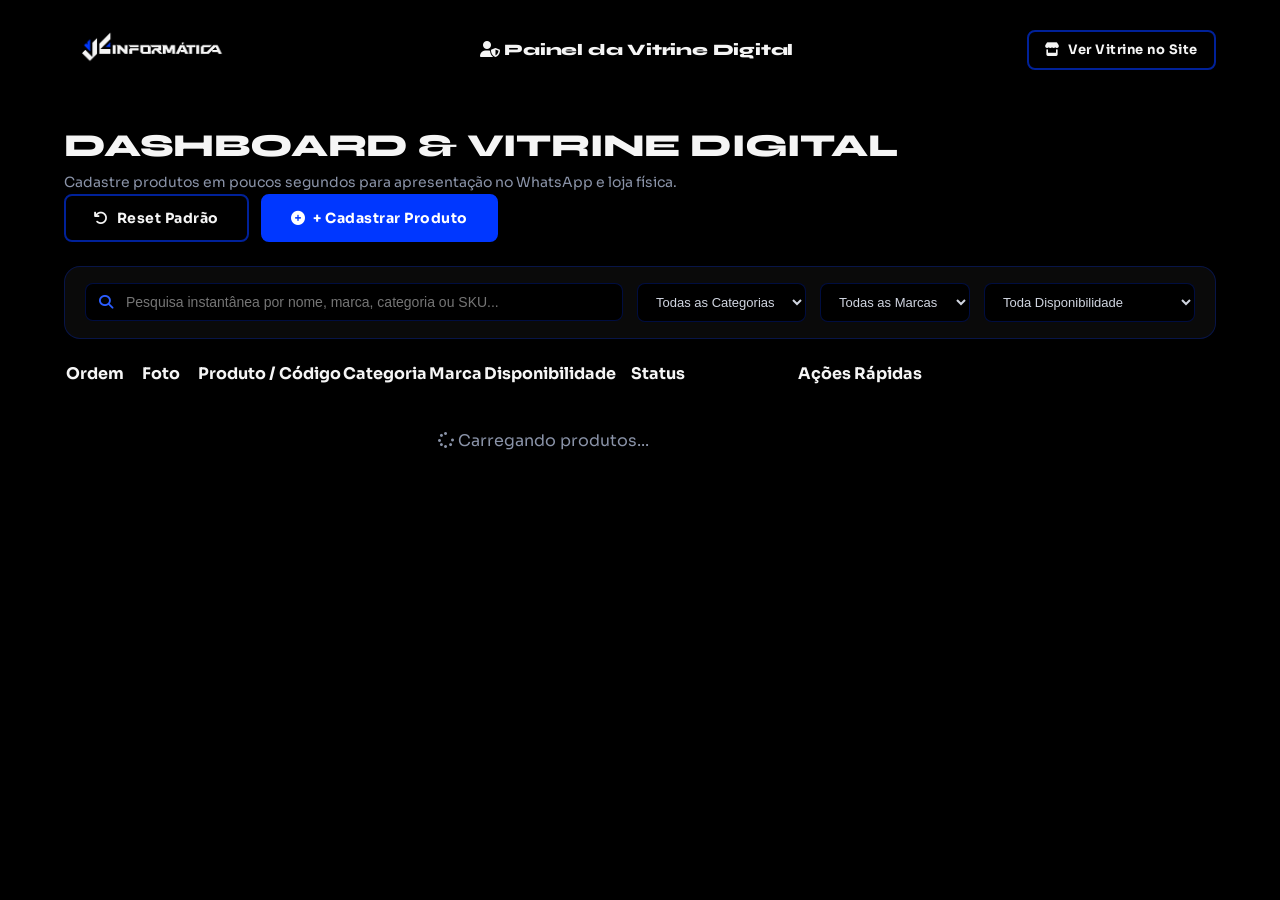
<file: admin.html>
<!DOCTYPE html>
<html lang="pt-BR">
<head>
  <meta charset="UTF-8" />
  <meta name="viewport" content="width=device-width, initial-scale=1.0" />
  <title>Painel Administrativo de Produtos | JC Informática</title>
  <meta name="robots" content="noindex, nofollow" />
  
  <link rel="icon" type="image/svg+xml" href="imagem/logo.svg" />
  <link rel="stylesheet" href="css/style.css?v=20260817_v500" />
  <link rel="preconnect" href="https://fonts.googleapis.com" />
  <link href="https://fonts.googleapis.com/css2?family=Barlow+Condensed:wght@800;900&family=Sora:wght@300;400;600;700;800&family=Syne:wght@800;900&display=swap" rel="stylesheet" />
  <link rel="stylesheet" href="https://cdn.jsdelivr.net/npm/@fortawesome/fontawesome-free@6.4.0/css/all.min.css" />
</head>
<body class="admin-body">

  <!-- ADMIN HEADER -->
  <header id="header" class="admin-header">
    <div class="container header-inner">
      <a href="/" class="logo">
        <img src="imagem/LOGO JC INFORMÁTICA.png" alt="JC Informática" class="logo-img" />
      </a>
      <div class="admin-header-title">
        <i class="fas fa-user-shield"></i> Painel da Vitrine Digital
      </div>
      <a href="produtos" class="btn btn-outline" style="padding: 8px 16px; font-size: 13px;">
        <i class="fas fa-store"></i> Ver Vitrine no Site
      </a>
    </div>
  </header>

  <main class="admin-main-content" style="padding: 120px 0 80px 0;">
    <div class="container">

      <!-- TOP BAR -->
      <div class="admin-top-bar">
        <div>
          <h1 style="font-family: var(--font-title); font-size: 32px; color: var(--white); text-transform: uppercase;">Dashboard &amp; Vitrine Digital</h1>
          <p style="color: var(--gray); font-size: 14px;">Cadastre produtos em poucos segundos para apresentação no WhatsApp e loja física.</p>
        </div>
        <div style="display: flex; gap: 12px;">
          <button type="button" id="btn-reset-defaults" class="btn btn-outline" title="Restaurar produtos iniciais">
            <i class="fas fa-undo"></i> Reset Padrão
          </button>
          <button type="button" id="btn-open-add-modal" class="btn btn-primary">
            <i class="fas fa-plus-circle"></i> + Cadastrar Produto
          </button>
        </div>
      </div>

      <!-- DASHBOARD STATS GRID -->
      <div class="admin-stats-grid" id="admin-stats-grid" style="margin-bottom: 24px;">
        <!-- Renderizado dinamicamente via admin-panel.js -->
      </div>

      <!-- BARRA DE PESQUISA INSTANTÂNEA E FILTROS -->
      <div class="admin-filter-bar">
        <div class="admin-search-wrapper">
          <i class="fas fa-search"></i>
          <input type="text" id="admin-search-input" class="admin-search-input" placeholder="Pesquisa instantânea por nome, marca, categoria ou SKU..." />
        </div>
        <select id="admin-filter-category" class="admin-filter-select">
          <option value="all">Todas as Categorias</option>
        </select>
        <select id="admin-filter-brand" class="admin-filter-select">
          <option value="all">Todas as Marcas</option>
        </select>
        <select id="admin-filter-stock" class="admin-filter-select">
          <option value="all">Toda Disponibilidade</option>
          <option value="Disponível">Disponível (Pronta Entrega)</option>
          <option value="Sob Encomenda">Sob Encomenda</option>
          <option value="Fora de Estoque">Fora de Estoque</option>
        </select>
      </div>

      <!-- TABELA DE PRODUTOS -->
      <div class="admin-table-card">
        <div class="table-responsive">
          <table class="admin-table">
            <thead>
              <tr>
                <th style="width: 50px;">Ordem</th>
                <th style="width: 70px;">Foto</th>
                <th>Produto / Código</th>
                <th>Categoria</th>
                <th>Marca</th>
                <th>Disponibilidade</th>
                <th style="width: 80px;">Status</th>
                <th style="width: 320px; text-align: center;">Ações Rápidas</th>
              </tr>
            </thead>
            <tbody id="admin-products-table-body">
              <tr>
                <td colspan="8" style="text-align:center; padding: 40px; color: var(--gray);">
                  <i class="fas fa-spinner fa-spin"></i> Carregando produtos...
                </td>
              </tr>
            </tbody>
          </table>
        </div>
      </div>

    </div>
  </main>

  <!-- MODAL DE CADASTRO / EDIÇÃO ORGANIZADO EM ABAS (SHOPIFY / TINY ERP STYLE) -->
  <div id="admin-modal" class="admin-modal-backdrop" style="display: none;">
    <div class="admin-modal-card" style="max-width: 780px;">
      <div class="admin-modal-header">
        <h3 id="modal-title"><i class="fas fa-box"></i> Editar Produto</h3>
        <button type="button" id="btn-close-modal" class="close-modal-btn">&times;</button>
      </div>

      <!-- NAVEGAÇÃO DAS ABAS -->
      <div class="admin-tabs-nav">
        <button type="button" class="admin-tab-btn active" data-tab="tab-info">
          <i class="fas fa-info-circle"></i> Informações
        </button>
        <button type="button" class="admin-tab-btn" data-tab="tab-photos">
          <i class="fas fa-camera"></i> Fotos
        </button>
        <button type="button" class="admin-tab-btn" data-tab="tab-desc">
          <i class="fas fa-align-left"></i> Descrição
        </button>
        <button type="button" class="admin-tab-btn" data-tab="tab-share">
          <i class="fas fa-share-alt"></i> Compartilhar
        </button>
      </div>

      <form id="admin-product-form" class="admin-form-body" style="padding-top: 0;">

        <!-- ABA 1: INFORMAÇÕES GERAIS -->
        <div id="tab-info" class="admin-tab-pane active">
          <div class="form-group-grid">
            <div class="form-field">
              <label>Nome do Produto *</label>
              <input type="text" id="input-nome" required placeholder="Ex: Teclado Mecânico Gamer Redragon RGB" />
            </div>
            <div class="form-field">
              <label>Categoria Principal *</label>
              <select id="input-categoria" required>
                <option value="">Selecione uma Categoria...</option>
                <option value="computadores">Computadores</option>
                <option value="pc_gamer">PC Gamer</option>
                <option value="notebooks">Notebooks</option>
                <option value="monitores">Monitores</option>
                <option value="componentes">Componentes</option>
                <option value="perifericos">Periféricos</option>
                <option value="redes">Redes</option>
                <option value="impressao">Impressão</option>
                <option value="armazenamento">Armazenamento</option>
                <option value="energia">Energia</option>
                <option value="automacao">Automação Comercial</option>
                <option value="assistencia">Assistência Técnica</option>
              </select>
            </div>
            <div class="form-field">
              <label>Marca *</label>
              <input type="text" id="input-marca" required placeholder="Ex: Redragon, Kingston, NZXT" />
            </div>
          </div>

          <div class="form-group-grid">
            <div class="form-field">
              <label>Disponibilidade de Estoque *</label>
              <select id="input-estoque" required>
                <option value="Disponível">Disponível (Pronta Entrega)</option>
                <option value="Sob Encomenda">Sob Encomenda</option>
                <option value="Fora de Estoque">Fora de Estoque</option>
              </select>
            </div>
            <div class="form-field">
              <label>Código SKU / Referência (Opcional)</label>
              <input type="text" id="input-codigo" placeholder="Ex: 71995 ou JC-RED-001" />
            </div>
            <div class="form-field">
              <label>Garantia (Opcional)</label>
              <input type="text" id="input-garantia" placeholder="Ex: 12 Meses com Fabricante" />
            </div>
          </div>

          <div class="form-group-grid">
            <div class="form-field">
              <label>Subcategoria (Opcional)</label>
              <input type="text" id="input-subcategoria" placeholder="Ex: Teclados, SSD, Processadores" />
            </div>
            <div class="form-field">
              <label>Preço de Tabela R$ (Opcional)</label>
              <input type="number" step="0.01" id="input-preco" placeholder="Opcional - Ex: 289.90" />
            </div>
            <div class="form-field">
              <label>Ordem na Vitrine</label>
              <input type="number" id="input-ordem" value="1" min="1" />
            </div>
          </div>

          <div class="form-group-grid" style="margin-top: 10px;">
            <div class="form-field">
              <label>Sinalizadores de Exibição</label>
              <div style="display: flex; gap: 18px; margin-top: 8px; flex-wrap: wrap;">
                <label style="display: inline-flex; align-items: center; gap: 6px; cursor: pointer; font-size: 13px; color: var(--white);">
                  <input type="checkbox" id="input-destaque" /> Destaque na Vitrine
                </label>
                <label style="display: inline-flex; align-items: center; gap: 6px; cursor: pointer; font-size: 13px; color: #00C853; font-weight:700;">
                  <input type="checkbox" id="input-ativo" checked /> Ativo no Site
                </label>
              </div>
            </div>
          </div>
        </div>

        <!-- ABA 2: GERENCIADOR RÁPIDO DE FOTOS -->
        <div id="tab-photos" class="admin-tab-pane">
          <div class="form-field">
            <label>Foto Principal (Caminho/URL) *</label>
            <input type="text" id="input-imagem" required placeholder="imagem/teclado_redragon.jpg" />
          </div>

          <div class="form-field" style="margin-top: 12px;">
            <label><i class="fas fa-cloud-upload-alt" style="color: var(--blue-light);"></i> Upload de Imagem (Firebase Storage)</label>
            <input type="file" id="input-file-imagem" accept="image/*" style="font-size: 13px; color: var(--gray-light);" />
            <span id="upload-status-lbl" style="font-size: 12px; color: var(--gray); margin-top: 4px; display: block;"></span>
          </div>

          <div class="form-field" style="margin-top: 16px;">
            <label>Galeria de Imagens Adicionais (uma URL por linha)</label>
            <textarea id="input-galeria" rows="3" placeholder="imagem/teclado_redragon_2.jpg&#10;imagem/teclado_redragon_3.jpg"></textarea>
          </div>

          <!-- Pré-visualização da Imagem -->
          <div style="margin-top: 14px; background: var(--dark); padding: 14px; border-radius: 8px; border: 1px solid var(--border);">
            <strong style="font-size: 13px; color: var(--white); display: block; margin-bottom: 8px;">Pré-visualização da Foto Principal:</strong>
            <img id="modal-img-preview" src="imagem/teclado_redragon.jpg" alt="Preview" style="max-height: 120px; border-radius: 6px; object-fit: contain; background: #000; padding: 4px;" />
          </div>
        </div>

        <!-- ABA 3: DESCRIÇÃO E CARACTERÍSTICAS -->
        <div id="tab-desc" class="admin-tab-pane">
          <div class="form-field">
            <label>Descrição do Produto *</label>
            <textarea id="input-descricao" required rows="4" placeholder="Descrição ou resumo claro sobre o produto para o cliente ler no catálogo digital..."></textarea>
          </div>

          <div class="form-field" style="margin-top: 14px;">
            <label>Principais Características * (Até 6 itens, um por linha)</label>
            <textarea id="input-especificacoes" required rows="5" placeholder="Switches Mecânicos Outemu Blue&#10;Iluminação RGB Chroma com múltiplos modos&#10;Padrão ABNT2 com Ç&#10;Teclas 100% Anti-Ghosting&#10;Cabo Trançado de 1.8m"></textarea>
          </div>
        </div>

        <!-- ABA 4: COMPARTILHAR E AÇÕES RÁPIDAS -->
        <div id="tab-share" class="admin-tab-pane">
          <div style="background: var(--dark-3); border: 1px solid var(--border-glow); padding: 20px; border-radius: var(--radius); text-align: center;">
            <i class="fab fa-whatsapp" style="font-size: 42px; color: #00C853; margin-bottom: 10px;"></i>
            <h4 style="font-size: 18px; color: var(--white); margin-bottom: 6px;">Envio Rápido para WhatsApp</h4>
            <p style="color: var(--gray); font-size: 13px; margin-bottom: 16px;">Copie o link direto ou a mensagem pré-formatada para enviar ao cliente em segundos.</p>

            <div style="display: flex; gap: 10px; justify-content: center; flex-wrap: wrap;">
              <button type="button" id="modal-btn-copy-link" class="btn btn-outline" style="font-size: 13px;">
                <i class="fas fa-link"></i> Copiar Link do Produto
              </button>
              <button type="button" id="modal-btn-open-prod" class="btn btn-outline" style="font-size: 13px;">
                <i class="fas fa-external-link-alt"></i> Abrir Produto no Navegador
              </button>
              <button type="button" id="modal-btn-copy-wa" class="btn btn-whatsapp" style="font-size: 13px;">
                <i class="fab fa-whatsapp"></i> Copiar Mensagem para WhatsApp
              </button>
            </div>
          </div>
        </div>

        <!-- RODAPÉ DO MODAL -->
        <div class="admin-modal-footer" style="margin-top: 20px;">
          <button type="button" class="btn btn-outline" onclick="document.getElementById('admin-modal').style.display='none'">Cancelar</button>
          <button type="submit" class="btn btn-primary"><i class="fas fa-save"></i> Salvar Produto</button>
        </div>
      </form>
    </div>
  </div>

  <script type="module">
    import { AdminPanelEngine } from './js/modules/admin-panel.js';
    document.addEventListener('DOMContentLoaded', () => {
      new AdminPanelEngine();
    });
  </script>
</body>
</html>
</file>
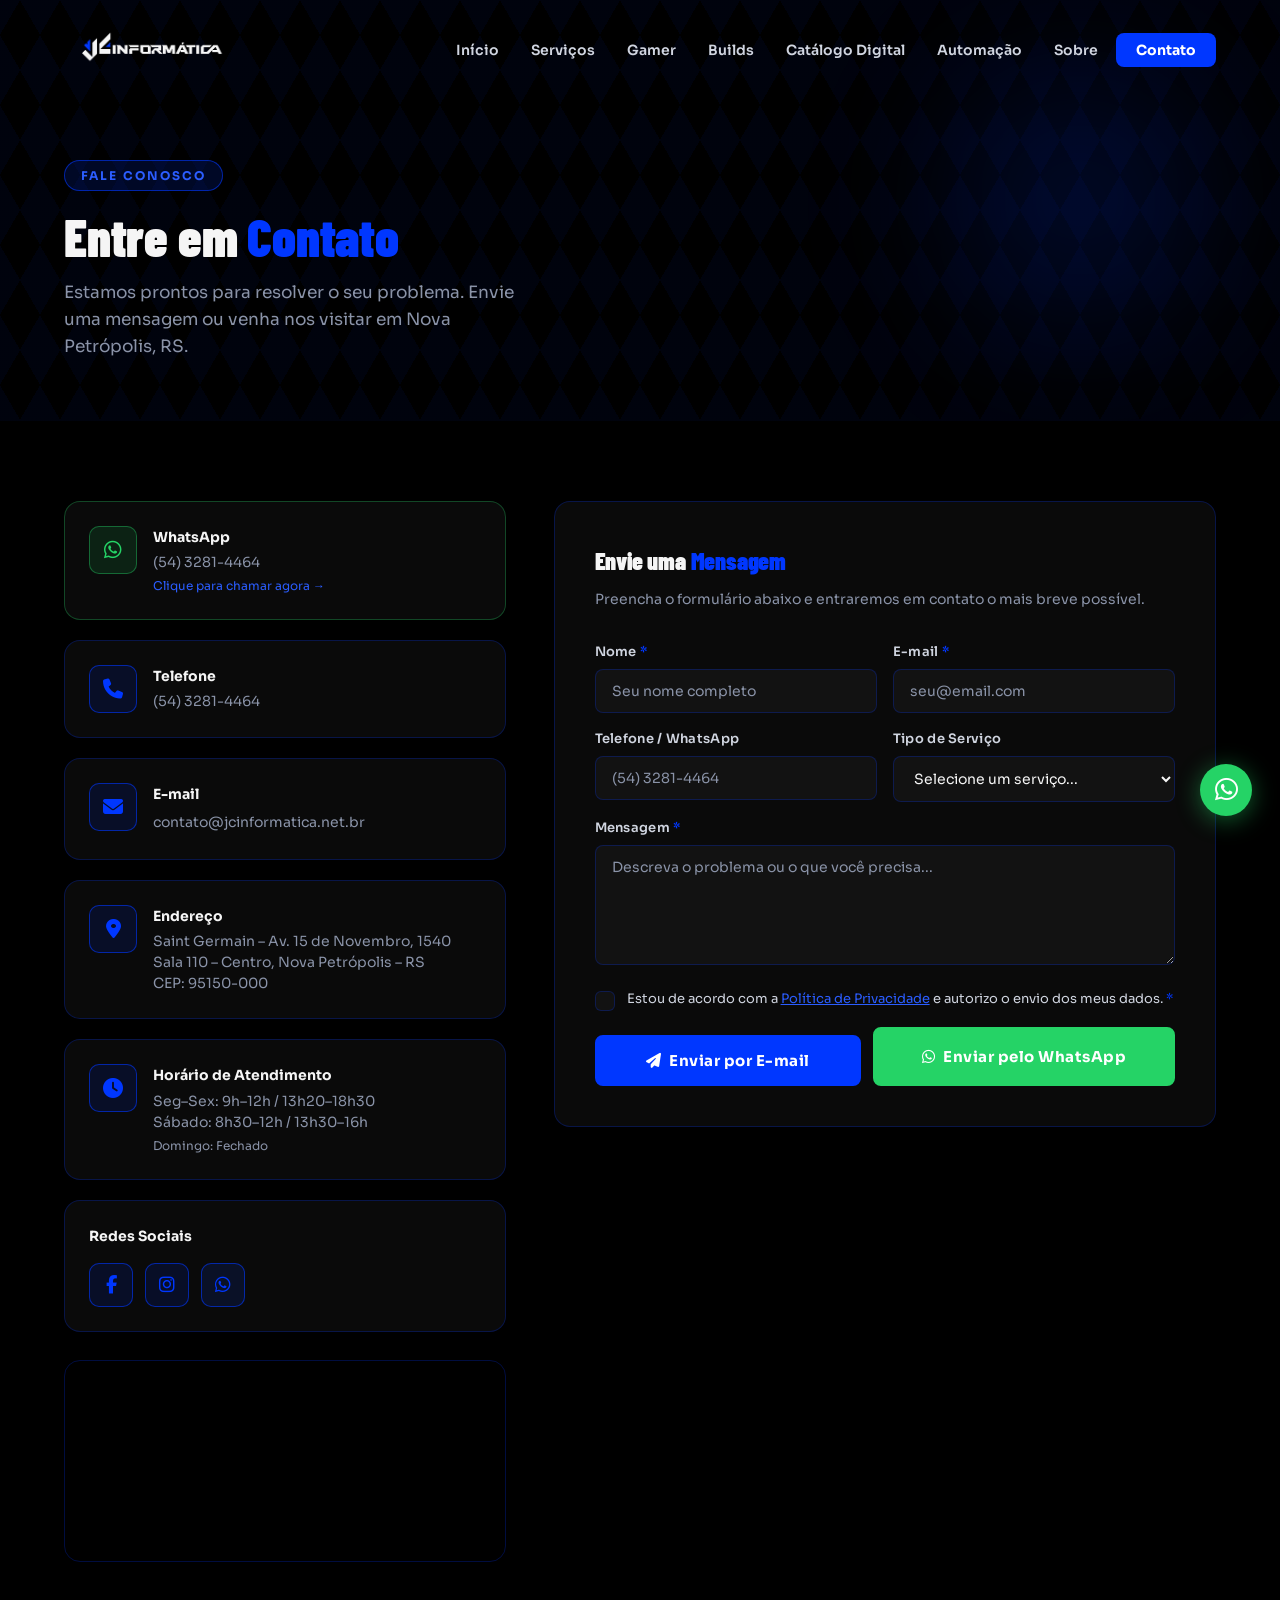
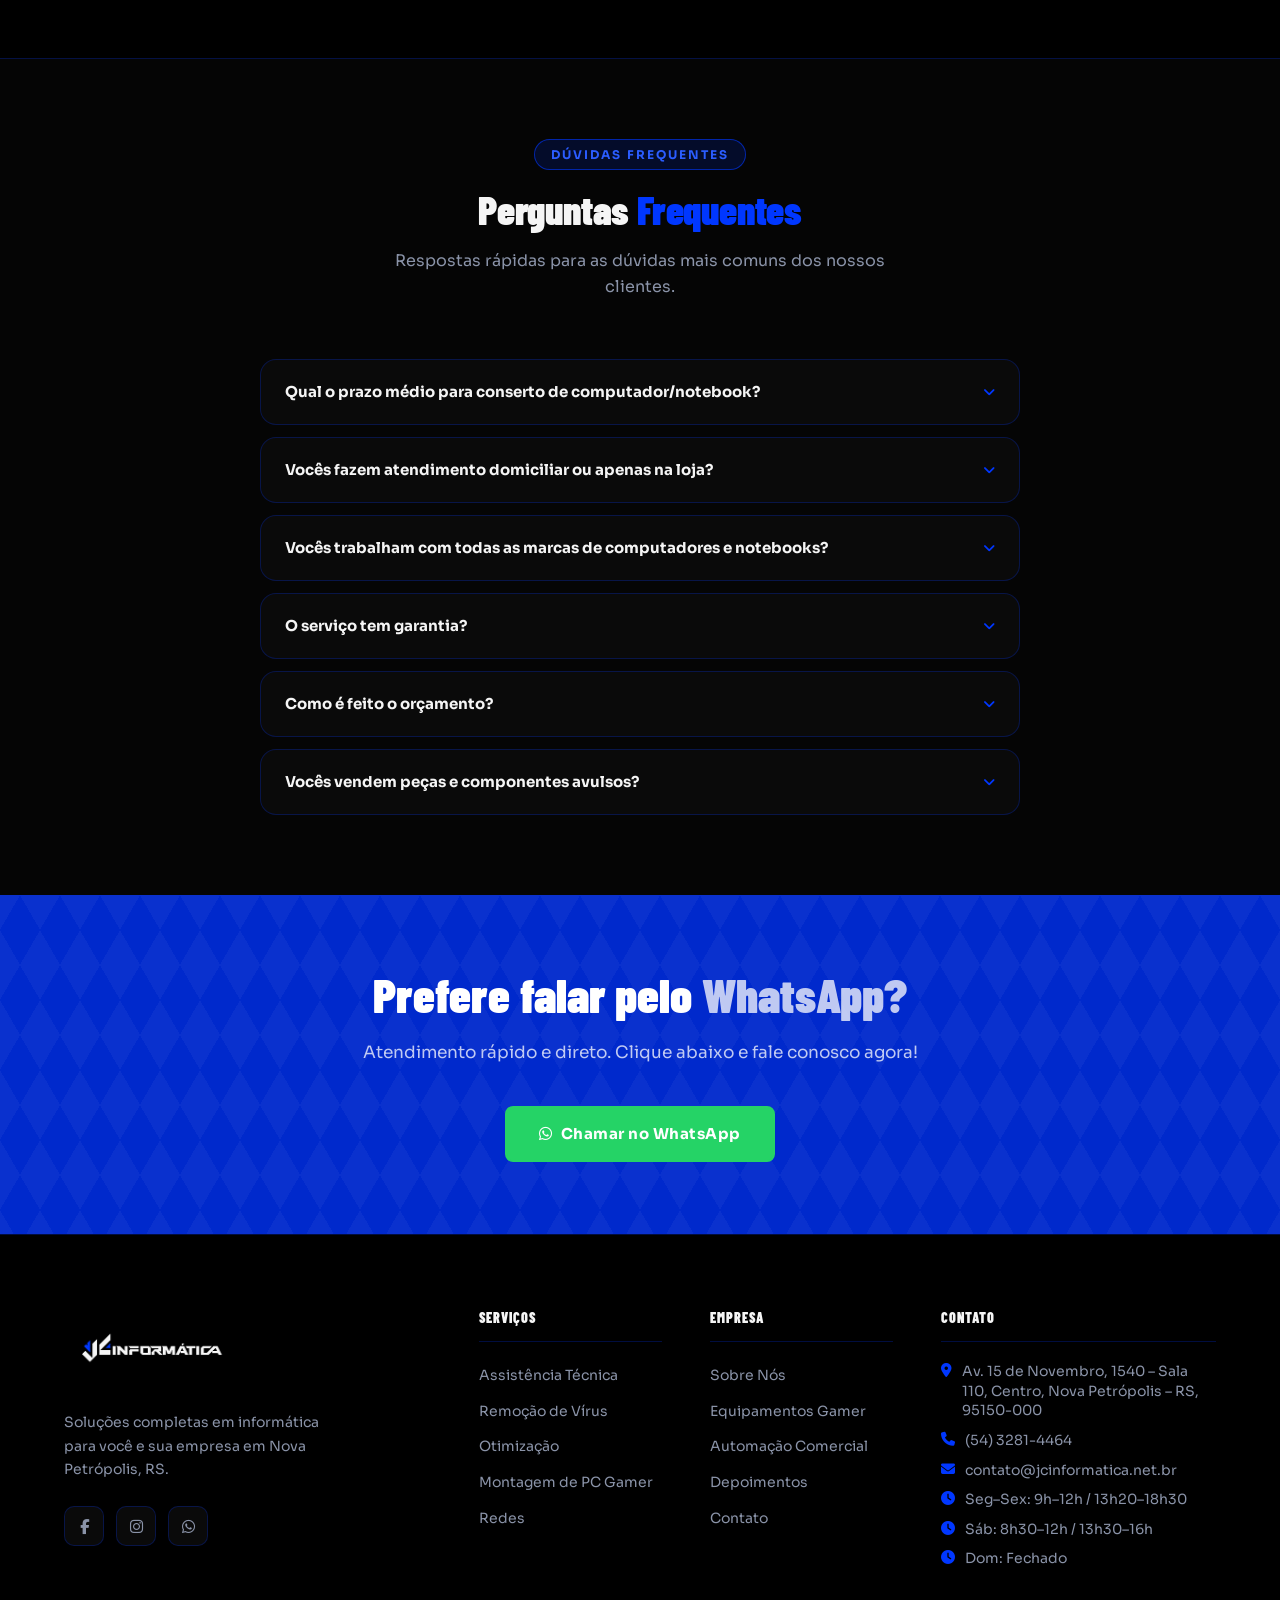
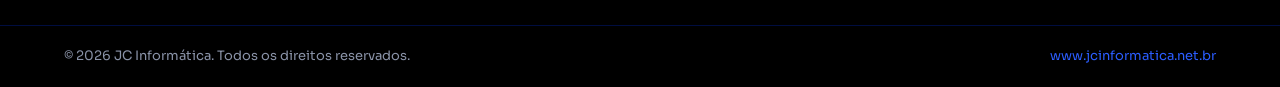
<file: contato.html>
<!DOCTYPE html>
<html lang="pt-BR">
<head>
  <meta charset="UTF-8" />
  <meta name="viewport" content="width=device-width, initial-scale=1.0" />
  <title>Contato | JC Informática – Nova Petrópolis, RS</title>
  <meta name="description" content="Entre em contato com a JC Informática. Assistência técnica, equipamentos gamer e automação comercial em Nova Petrópolis, RS." />
  
  <!-- Favicons -->
  <link rel="icon" type="image/svg+xml" href="imagem/logo.svg" />
  <link rel="apple-touch-icon" href="imagem/SIMBOLO BRANCO.png" />
  
  <!-- Open Graph / Facebook / WhatsApp -->
  <meta property="og:type" content="website" />
  <meta property="og:url" content="https://www.jcinformatica.net.br/contato" />
  <meta property="og:title" content="Contato | JC Informática – Nova Petrópolis, RS" />
  <meta property="og:description" content="Entre em contato com a JC Informática. Envie uma mensagem ou ligue para agendar seu reparo, montar seu setup ou automação." />
  <meta property="og:image" content="https://www.jcinformatica.net.br/imagem/LOGO%20JC%20INFORM%C3%81TICA.png" />

  <!-- Twitter -->
  <meta property="twitter:card" content="summary_large_image" />
  <meta property="twitter:title" content="Contato | JC Informática – Nova Petrópolis, RS" />
  <meta property="twitter:description" content="Entre em contato com a JC Informática. Assistência técnica e equipamentos gamer." />
  <meta property="twitter:image" content="https://www.jcinformatica.net.br/imagem/LOGO%20JC%20INFORM%C3%81TICA.png" />

  <link rel="stylesheet" href="css/style.css?v=20" />
  <link rel="preconnect" href="https://fonts.googleapis.com" />
  <link rel="preconnect" href="https://fonts.gstatic.com" crossorigin />
  <!-- Fontes Oficiais: Barlow Condensed Black (títulos) + Sora (textos) -->
  <link href="https://fonts.googleapis.com/css2?family=Barlow+Condensed:wght@700;800;900&family=Sora:wght@300;400;600;700;800&display=swap" rel="stylesheet" />
  <link rel="stylesheet" href="https://cdn.jsdelivr.net/npm/@fortawesome/fontawesome-free@6.4.0/css/all.min.css" />
</head>
<body>

  <!-- ========== HEADER ========== -->
  <header id="header">
    <div class="container header-inner">
      <a href="/" class="logo" aria-label="JC Informática Home">
        <img src="imagem/LOGO JC INFORMÁTICA.png" alt="JC Informática" class="logo-img" />
      </a>

      <nav id="main-nav" aria-label="Navegação principal">
        <ul>
          <li><a href="/">Início</a></li>
          <li><a href="/#servicos">Serviços</a></li>
          <li><a href="/#gamer">Gamer</a></li>
          <li><a href="/#builds">Builds</a></li>
          <li><a href="produtos">Catálogo Digital</a></li>
          <li><a href="/#automacao">Automação</a></li>
          <li><a href="/#sobre">Sobre</a></li>
          <li><a href="contato" class="nav-cta active">Contato</a></li>
        </ul>
      </nav>

      <button class="hamburger" id="hamburger" aria-label="Abrir menu" aria-expanded="false">
        <span></span><span></span><span></span>
      </button>
    </div>
  </header>

  <!-- ========== PAGE HERO ========== -->
  <section class="page-hero">
    <div class="page-hero-bg"></div>
    <div class="page-hero-glow"></div>
    <div class="container">
      <span class="section-tag" style="margin-bottom:16px; display:inline-block;">Fale Conosco</span>
      <h1>Entre em <span class="accent">Contato</span></h1>
      <p>Estamos prontos para resolver o seu problema. Envie uma mensagem ou venha nos visitar em Nova Petrópolis, RS.</p>
    </div>
  </section>

  <!-- ========== CONTACT SECTION ========== -->
  <section class="contact-section">
    <div class="container">
      <div class="contact-grid">

        <!-- INFO CARDS -->
        <div class="contact-info">

          <a href="https://wa.me/555432814464" target="_blank" rel="noopener" class="info-card" style="text-decoration:none; border-color: rgba(37,211,102,0.3);">
            <div class="info-icon" style="background:rgba(37,211,102,0.12); border-color:rgba(37,211,102,0.4); color:#25D366;">
              <i class="fab fa-whatsapp"></i>
            </div>
            <div>
              <strong>WhatsApp</strong>
              <p>(54) 3281-4464</p>
              <p style="color:var(--blue-light); font-size:12px; margin-top:4px;">Clique para chamar agora →</p>
            </div>
          </a>

          <div class="info-card">
            <div class="info-icon"><i class="fas fa-phone"></i></div>
            <div>
              <strong>Telefone</strong>
              <p>(54) 3281-4464</p>
            </div>
          </div>

          <div class="info-card">
            <div class="info-icon"><i class="fas fa-envelope"></i></div>
            <div>
              <strong>E-mail</strong>
              <a href="mailto:contato@jcinformatica.net.br">contato@jcinformatica.net.br</a>
            </div>
          </div>

          <div class="info-card">
            <div class="info-icon"><i class="fas fa-map-marker-alt"></i></div>
            <div>
              <strong>Endereço</strong>
              <p>Saint Germain – Av. 15 de Novembro, 1540</p>
              <p>Sala 110 – Centro, Nova Petrópolis – RS</p>
              <p>CEP: 95150-000</p>
            </div>
          </div>

          <div class="info-card">
            <div class="info-icon"><i class="fas fa-clock"></i></div>
            <div>
              <strong>Horário de Atendimento</strong>
              <p>Seg–Sex: 9h–12h / 13h20–18h30</p>
              <p>Sábado: 8h30–12h / 13h30–16h</p>
              <p style="color:var(--gray); font-size:12px; margin-top:4px;">Domingo: Fechado</p>
            </div>
          </div>

          <!-- Social -->
          <div class="info-card" style="flex-direction:column; gap:16px;">
            <strong style="color:var(--white); font-size:14px; font-weight:700;">Redes Sociais</strong>
            <div style="display:flex; gap:12px;">
              <a href="https://www.facebook.com/jcinformatica.br" target="_blank" rel="noopener" aria-label="Facebook"
                 style="width:44px;height:44px;background:rgba(0,55,255,0.12);border:1px solid var(--border-glow);
                        border-radius:10px;display:flex;align-items:center;justify-content:center;
                        color:var(--blue);font-size:18px;transition:all 0.3s;text-decoration:none;"
                 onmouseover="this.style.background='#1877F2';this.style.color='#fff';this.style.borderColor='#1877F2'"
                 onmouseout="this.style.background='rgba(0,55,255,0.12)';this.style.color='var(--blue)';this.style.borderColor='var(--border-glow)'">
                <i class="fab fa-facebook-f"></i>
              </a>
              <a href="https://www.instagram.com/jcinformaticanp/" target="_blank" rel="noopener" aria-label="Instagram"
                 style="width:44px;height:44px;background:rgba(0,55,255,0.12);border:1px solid var(--border-glow);
                        border-radius:10px;display:flex;align-items:center;justify-content:center;
                        color:var(--blue);font-size:18px;transition:all 0.3s;text-decoration:none;"
                 onmouseover="this.style.background='#E1306C';this.style.color='#fff';this.style.borderColor='#E1306C'"
                 onmouseout="this.style.background='rgba(0,55,255,0.12)';this.style.color='var(--blue)';this.style.borderColor='var(--border-glow)'">
                <i class="fab fa-instagram"></i>
              </a>
              <a href="https://wa.me/555432814464" target="_blank" rel="noopener" aria-label="WhatsApp"
                 style="width:44px;height:44px;background:rgba(23,75,255,0.12);border:1px solid var(--border-glow);
                        border-radius:10px;display:flex;align-items:center;justify-content:center;
                        color:var(--blue);font-size:18px;transition:all 0.3s;text-decoration:none;"
                 onmouseover="this.style.background='#25D366';this.style.color='#fff';this.style.borderColor='#25D366'"
                 onmouseout="this.style.background='rgba(23,75,255,0.12)';this.style.color='var(--blue)';this.style.borderColor='var(--border-glow)'">
                <i class="fab fa-whatsapp"></i>
              </a>
            </div>
          </div>

          <!-- Map -->
          <div class="map-container">
            <iframe
              src="https://www.google.com/maps/embed?pb=!1m18!1m12!1m3!1d3598.5!2d-51.11417!3d-29.37895!2m3!1f0!2f0!3f0!3m2!1i1024!2i768!4f13.1!3m3!1m2!1s0x951978e1b0000001%3A0x1!2sAvenida+15+de+Novembro%2C+1540+%E2%80%93+Sala+110%2C+Centro%2C+Nova+Petr%C3%B3polis%2C+RS%2C+95150-000!5e0!3m2!1spt-BR!2sbr!4v1699900000000"
              allowfullscreen
              loading="lazy"
              title="Localização JC Informática – Nova Petrópolis, RS"
              referrerpolicy="no-referrer-when-downgrade">
            </iframe>
          </div>

        </div>

        <!-- CONTACT FORM -->
        <div class="contact-form-wrapper">
          <h2>Envie uma <span class="accent">Mensagem</span></h2>
          <p>Preencha o formulário abaixo e entraremos em contato o mais breve possível.</p>

          <form id="contact-form" novalidate>
            <div class="form-row">
              <div class="form-group">
                <label for="name">Nome <span style="color:var(--blue)">*</span></label>
                <input type="text" id="name" name="name" placeholder="Seu nome completo" required autocomplete="name" />
              </div>
              <div class="form-group">
                <label for="email">E-mail <span style="color:var(--blue)">*</span></label>
                <input type="email" id="email" name="email" placeholder="seu@email.com" required autocomplete="email" />
              </div>
            </div>

            <div class="form-row">
              <div class="form-group">
                <label for="phone">Telefone / WhatsApp</label>
                <input type="tel" id="phone" name="phone" placeholder="(54) 3281-4464" autocomplete="tel" />
              </div>
              <div class="form-group">
                <label for="service">Tipo de Serviço</label>
                <select id="service" name="service">
                  <option value="">Selecione um serviço...</option>
                  <option value="assistencia">Assistência Técnica</option>
                  <option value="virus">Remoção de Vírus / Malware</option>
                  <option value="otimizacao">Otimização / Formatação</option>
                  <option value="rede">Redes e Infraestrutura</option>
                  <option value="dados">Recuperação de Dados</option>
                  <option value="gamer">Equipamentos Gamer</option>
                  <option value="automacao">Automação Comercial</option>
                  <option value="impressora">Impressoras e Periféricos</option>
                  <option value="outro">Outro</option>
                </select>
              </div>
            </div>

            <div class="form-group">
              <label for="message">Mensagem <span style="color:var(--blue)">*</span></label>
              <textarea id="message" name="message" placeholder="Descreva o problema ou o que você precisa..." required></textarea>
            </div>

            <!-- LGPD Consent Box -->
            <div class="form-checkbox-row">
              <label class="checkbox-container">
                <input type="checkbox" id="privacy-consent" name="privacy-consent" required />
                <span class="checkmark"></span>
                <span class="label-text">
                  Estou de acordo com a <a href="politica-de-privacidade" target="_blank" style="color: var(--blue-light); text-decoration: underline;">Política de Privacidade</a> e autorizo o envio dos meus dados. <span style="color:var(--blue)">*</span>
                </span>
              </label>
            </div>

            <div class="form-buttons-wrapper" style="display:flex; gap:12px; flex-wrap:wrap; margin-top:8px;">
              <button type="submit" class="btn btn-primary form-submit" style="flex:1; min-width:200px; justify-content:center;">
                <i class="fas fa-paper-plane"></i> Enviar por E-mail
              </button>
              <button type="button" id="send-to-wa-btn" class="btn btn-whatsapp" style="flex:1; min-width:200px; justify-content:center;">
                <i class="fab fa-whatsapp"></i> Enviar pelo WhatsApp
              </button>
            </div>

            <div id="form-message" class="form-message" role="alert" aria-live="polite"></div>
          </form>
        </div>

      </div>
    </div>
  </section>

  <!-- ========== FAQ SECTION ========== -->
  <section class="faq-section" style="background:var(--dark-2); padding:80px 0; border-top:1px solid var(--border);">
    <div class="container">
      <div class="section-header">
        <span class="section-tag">Dúvidas Frequentes</span>
        <h2>Perguntas <span class="accent">Frequentes</span></h2>
        <p>Respostas rápidas para as dúvidas mais comuns dos nossos clientes.</p>
      </div>

      <div class="faq-list" style="max-width:760px; margin:0 auto; display:flex; flex-direction:column; gap:12px;">

        <details class="faq-item">
          <summary>Qual o prazo médio para conserto de computador/notebook?</summary>
          <div class="faq-answer">
            <p>O prazo varia conforme o tipo de serviço. Diagnósticos e serviços simples (limpeza, instalação de software, remoção de vírus) geralmente ficam prontos no mesmo dia ou em até 24 horas. Serviços mais complexos como substituição de peças podem levar de 2 a 5 dias úteis, dependendo da disponibilidade das peças.</p>
          </div>
        </details>

        <details class="faq-item">
          <summary>Vocês fazem atendimento domiciliar ou apenas na loja?</summary>
          <div class="faq-answer">
            <p>Realizamos atendimento tanto na loja quanto a domicílio. Para atendimentos domiciliares em Nova Petrópolis e região, entre em contato para verificar disponibilidade e condições de agendamento.</p>
          </div>
        </details>

        <details class="faq-item">
          <summary>Vocês trabalham com todas as marcas de computadores e notebooks?</summary>
          <div class="faq-answer">
            <p>Sim! Atendemos todas as marcas: Dell, HP, Lenovo, Asus, Acer, Samsung, Apple (Mac) e demais fabricantes. Nossa equipe é capacitada para trabalhar com qualquer tipo de equipamento.</p>
          </div>
        </details>

        <details class="faq-item">
          <summary>O serviço tem garantia?</summary>
          <div class="faq-answer">
            <p>Sim, todos os nossos serviços possuem garantia. Peças substituídas têm garantia conforme o fabricante e a mão de obra possui garantia de 90 dias. Em caso de qualquer problema dentro do período de garantia, realizamos o reparo sem custo adicional.</p>
          </div>
        </details>

        <details class="faq-item">
          <summary>Como é feito o orçamento?</summary>
          <div class="faq-answer">
            <p>O orçamento é totalmente gratuito e sem compromisso. Trazendo seu equipamento até a nossa loja, realizamos o diagnóstico e apresentamos o orçamento detalhado. Você só paga se aceitar o serviço. Também é possível solicitar um orçamento prévio pelo WhatsApp.</p>
          </div>
        </details>

        <details class="faq-item">
          <summary>Vocês vendem peças e componentes avulsos?</summary>
          <div class="faq-answer">
            <p>Sim! Trabalhamos com venda de peças, componentes e periféricos. Temos em estoque ou podemos encomendar processadores, memórias RAM, SSDs, HDs, placas de vídeo, fontes, teclados, mouses e muito mais. Consulte disponibilidade e preços.</p>
          </div>
        </details>

      </div>
    </div>
  </section>

  <!-- ========== CTA ========== -->
  <section class="section-cta" style="padding:72px 0;">
    <div class="cta-bg-pattern"></div>
    <div class="container cta-inner">
      <h2>Prefere falar pelo <span class="accent">WhatsApp?</span></h2>
      <p>Atendimento rápido e direto. Clique abaixo e fale conosco agora!</p>
      <div class="cta-actions">
        <a href="https://wa.me/555432814464" target="_blank" rel="noopener" class="btn btn-whatsapp">
          <i class="fab fa-whatsapp"></i> Chamar no WhatsApp
        </a>
      </div>
    </div>
  </section>

  <!-- ========== FOOTER ========== -->
  <footer id="footer">
    <div class="container footer-inner">
      <div class="footer-brand">
        <a href="/" class="logo" aria-label="JC Informática">
          <img src="imagem/LOGO JC INFORMÁTICA.png" alt="JC Informática" class="logo-img" />
        </a>
        <p>Soluções completas em informática para você e sua empresa em Nova Petrópolis, RS.</p>
        <div class="social-links">
          <a href="https://www.facebook.com/jcinformatica.br" target="_blank" rel="noopener" aria-label="Facebook"><i class="fab fa-facebook-f"></i></a>
          <a href="https://www.instagram.com/jcinformaticanp/" target="_blank" rel="noopener" aria-label="Instagram"><i class="fab fa-instagram"></i></a>
          <a href="https://wa.me/555432814464" target="_blank" rel="noopener" aria-label="WhatsApp"><i class="fab fa-whatsapp"></i></a>
        </div>
      </div>

      <div class="footer-links">
        <h4>Serviços</h4>
        <ul>
          <li><a href="/#servicos">Assistência Técnica</a></li>
          <li><a href="/#servicos">Remoção de Vírus</a></li>
          <li><a href="/#servicos">Otimização</a></li>
          <li><a href="/#servicos">Montagem de PC Gamer</a></li>
          <li><a href="/#servicos">Redes</a></li>
        </ul>
      </div>

      <div class="footer-links">
        <h4>Empresa</h4>
        <ul>
          <li><a href="/#sobre">Sobre Nós</a></li>
          <li><a href="/#gamer">Equipamentos Gamer</a></li>
          <li><a href="/#automacao">Automação Comercial</a></li>
          <li><a href="/#depoimentos">Depoimentos</a></li>
          <li><a href="contato">Contato</a></li>
        </ul>
      </div>

      <div class="footer-contact">
        <h4>Contato</h4>
        <ul>
          <li><i class="fas fa-map-marker-alt"></i> Av. 15 de Novembro, 1540 – Sala 110, Centro, Nova Petrópolis – RS, 95150-000</li>
          <li><i class="fas fa-phone"></i> (54) 3281-4464</li>
          <li><i class="fas fa-envelope"></i> contato@jcinformatica.net.br</li>
          <li><i class="fas fa-clock"></i> Seg–Sex: 9h–12h / 13h20–18h30</li>
          <li><i class="fas fa-clock"></i> Sáb: 8h30–12h / 13h30–16h</li>
          <li><i class="fas fa-clock"></i> Dom: Fechado</li>
        </ul>
      </div>
    </div>

    <div class="footer-bottom">
      <div class="container">
        <p>© 2026 JC Informática. Todos os direitos reservados.</p>
        <p><a href="https://www.jcinformatica.net.br" target="_blank">www.jcinformatica.net.br</a></p>
      </div>
    </div>
  </footer>

  <!-- Back to top -->
  <button id="back-to-top" aria-label="Voltar ao topo">
    <i class="fas fa-chevron-up"></i>
  </button>

  <!-- WhatsApp Premium Departmental Widget -->
  <div id="wa-widget-container">
    <!-- Balão de Chat Principal (Chatbox) -->
    <div id="wa-chatbox" class="wa-chatbox-hidden">
      <div class="wa-chatbox-header">
        <div class="wa-chatbox-avatar">
          <div class="wa-avatar-img-wrapper">
            <img src="imagem/SIMBOLO BRANCO.png" alt="JC Informática" />
          </div>
          <span class="wa-avatar-status"></span>
        </div>
        <div class="wa-chatbox-header-info">
          <h4>Suporte JC Informática</h4>
          <span>Online • Resposta imediata</span>
        </div>
        <button id="wa-chatbox-close" aria-label="Fechar chat">&times;</button>
      </div>
      <div class="wa-chatbox-body">
        <div class="wa-message wa-msg-received">
          <p>Olá! 💻✨ Seja bem-vindo à JC Informática.<br>Qual setor você gostaria de contatar no WhatsApp?</p>
          <span class="wa-msg-time">Agora</span>
        </div>
        
        <div class="wa-chatbox-options">
          <a href="https://wa.me/555432814464?text=Olá!%20Gostaria%20de%20solicitar%20suporte%20técnico%20ou%20reparo%20para%20meu%20equipamento." 
             target="_blank" rel="noopener" class="wa-opt-btn opt-support">
            <span class="wa-opt-icon"><i class="fas fa-tools"></i></span>
            <div class="wa-opt-text">
              <strong>Suporte Técnico & Reparos</strong>
              <span>Manutenção de PCs, notes e redes</span>
            </div>
          </a>
          <a href="https://wa.me/555432814464?text=Olá!%20Gostaria%20de%20um%20orçamento%20para%20montagem%20ou%20peças%20de%20PC%20Gamer." 
             target="_blank" rel="noopener" class="wa-opt-btn opt-gamer">
            <span class="wa-opt-icon"><i class="fas fa-gamepad"></i></span>
            <div class="wa-opt-text">
              <strong>Setor Gamer & Setups</strong>
              <span>Montagem de computadores sob medida</span>
            </div>
          </a>
          <a href="https://wa.me/555497070322?text=Olá!%20Gostaria%20de%20informações%20ou%20agendamento%20para%20Certificado%20Digital." 
             target="_blank" rel="noopener" class="wa-opt-btn opt-corporate">
            <span class="wa-opt-icon"><i class="fas fa-certificate"></i></span>
            <div class="wa-opt-text">
              <strong>Certificado Digital</strong>
              <span>Videoconferência e emissão presencial</span>
            </div>
          </a>
        </div>
      </div>
    </div>

    <!-- Botão Flutuante (Toggle) -->
    <button id="wa-widget-toggle" aria-label="Abrir chat do WhatsApp">
      <i class="fab fa-whatsapp"></i>
      <span class="wa-toggle-pulse"></span>
    </button>
  </div>

  <!-- FAQ accordion styles -->
  <style>
    .faq-item {
      background: var(--dark-3);
      border: 1px solid var(--border);
      border-radius: var(--radius-lg);
      overflow: hidden;
      transition: border-color 0.3s;
    }
    .faq-item[open] { border-color: var(--border-glow); }
    .faq-item summary {
      padding: 20px 24px;
      font-weight: 700;
      font-size: 15px;
      color: var(--white);
      cursor: pointer;
      list-style: none;
      display: flex;
      align-items: center;
      justify-content: space-between;
      gap: 16px;
      user-select: none;
      transition: color 0.3s;
    }
    .faq-item summary::-webkit-details-marker { display: none; }
    .faq-item summary::after {
      content: '\f107';
      font-family: 'Font Awesome 6 Free';
      font-weight: 900;
      font-size: 14px;
      color: var(--blue);
      transition: transform 0.3s;
      flex-shrink: 0;
    }
    .faq-item[open] summary::after { transform: rotate(180deg); }
    .faq-item summary:hover { color: var(--blue-light); }
    .faq-answer {
      padding: 0 24px 20px;
      border-top: 1px solid var(--border);
      overflow: hidden;
      transition: height 0.35s cubic-bezier(0.4, 0, 0.2, 1), padding 0.35s cubic-bezier(0.4, 0, 0.2, 1), border-color 0.35s ease;
    }
    .faq-answer p {
      font-size: 14px;
      color: var(--gray);
      line-height: 1.7;
      padding-top: 16px;
    }
  </style>

  <script src="js/main.js?v=22"></script>
</body>
</html>
</file>
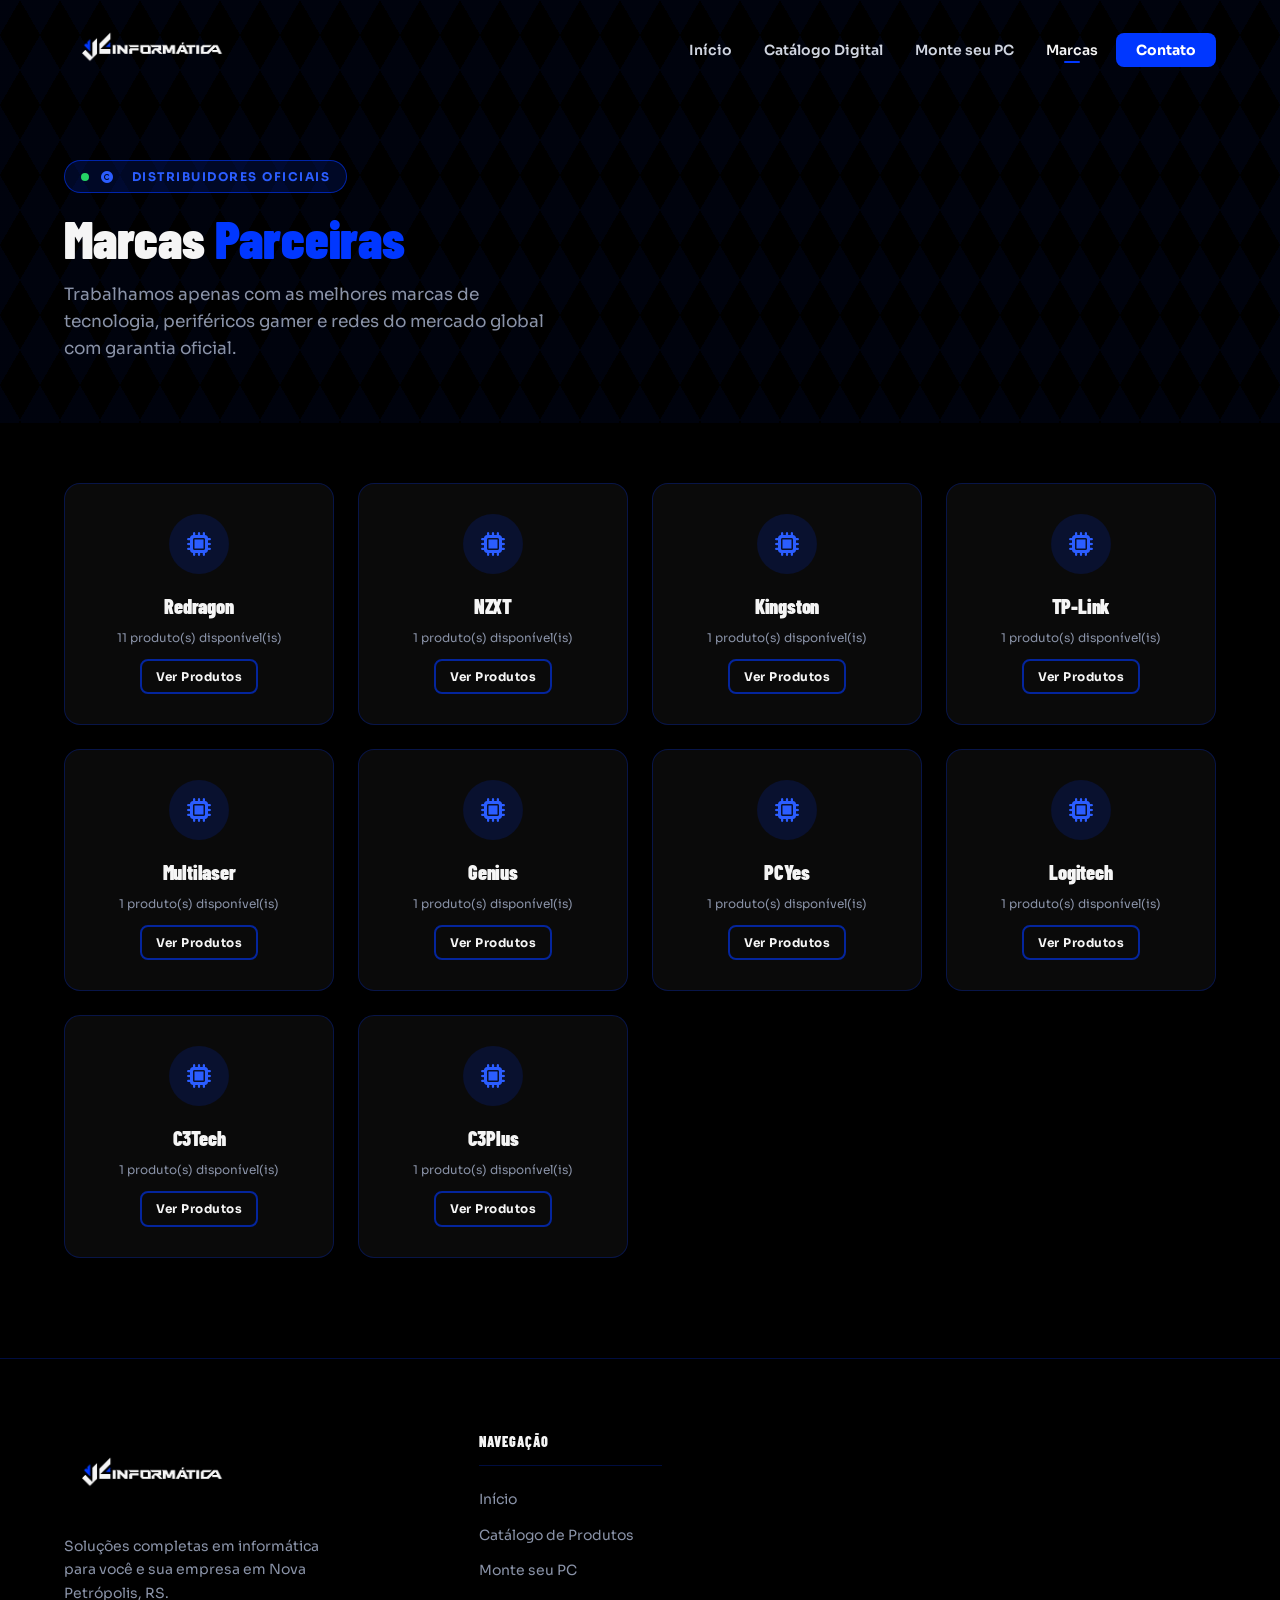
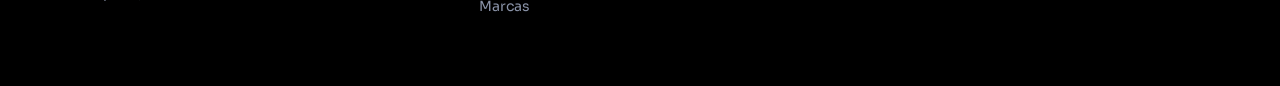
<file: marcas.html>
<!DOCTYPE html>
<html lang="pt-BR">
<head>
  <meta charset="UTF-8" />
  <meta name="viewport" content="width=device-width, initial-scale=1.0" />
  <title>Marcas Parceiras | JC Informática – Nova Petrópolis, RS</title>
  <meta name="description" content="Conheça as principais marcas de hardware, periféricos gamer e conectividade disponíveis na JC Informática. Redragon, Kingston, NZXT, TP-Link e muito mais!" />
  
  <link rel="icon" type="image/svg+xml" href="imagem/logo.svg" />
  <link rel="stylesheet" href="css/style.css?v=25" />
  <link rel="preconnect" href="https://fonts.googleapis.com" />
  <link href="https://fonts.googleapis.com/css2?family=Barlow+Condensed:wght@700;800;900&family=Sora:wght@400;600;700&display=swap" rel="stylesheet" />
  <link rel="stylesheet" href="https://cdn.jsdelivr.net/npm/@fortawesome/fontawesome-free@6.4.0/css/all.min.css" />
</head>
<body>

  <!-- ========== HEADER / NAV ========== -->
  <header id="header">
    <div class="container header-inner">
      <a href="/" class="logo" aria-label="JC Informática Home">
        <img src="imagem/LOGO JC INFORMÁTICA.png" alt="JC Informática" class="logo-img" />
      </a>

      <nav id="main-nav" aria-label="Navegação principal">
        <ul>
          <li><a href="/">Início</a></li>
          <li><a href="produtos">Catálogo Digital</a></li>
          <li><a href="monte-seu-pc">Monte seu PC</a></li>
          <li><a href="marcas" class="active">Marcas</a></li>
          <li><a href="contato" class="nav-cta">Contato</a></li>
        </ul>
      </nav>

      <button class="hamburger" id="hamburger" aria-label="Abrir menu" aria-expanded="false">
        <span></span><span></span><span></span>
      </button>
    </div>
  </header>

  <!-- ========== HERO MARCAS ========== -->
  <section class="page-hero catalog-hero">
    <div class="page-hero-bg"></div>
    <div class="container">
      <div class="hero-badge" style="margin: 0 auto 16px auto; width: fit-content;">
        <span class="badge-dot"></span>
        <i class="fas fa-copyright"></i>&nbsp; Distribuidores Oficiais
      </div>
      <h1>Marcas <span class="accent">Parceiras</span></h1>
      <p>Trabalhamos apenas com as melhores marcas de tecnologia, periféricos gamer e redes do mercado global com garantia oficial.</p>
    </div>
  </section>

  <!-- ========== BRANDS GRID SECTION ========== -->
  <section class="brands-showcase-section" style="padding: 60px 0 100px 0;">
    <div class="container">
      <div class="brands-grid" id="brands-showcase-grid">
        <!-- RENDERIZADO VIA JS -->
      </div>
    </div>
  </section>

  <!-- ========== FOOTER ========== -->
  <footer id="footer">
    <div class="container footer-inner">
      <div class="footer-brand">
        <a href="/" class="logo" aria-label="JC Informática">
          <img src="imagem/LOGO JC INFORMÁTICA.png" alt="JC Informática" class="logo-img" />
        </a>
        <p>Soluções completas em informática para você e sua empresa em Nova Petrópolis, RS.</p>
      </div>
      <div class="footer-links">
        <h4>Navegação</h4>
        <ul>
          <li><a href="/">Início</a></li>
          <li><a href="produtos">Catálogo de Produtos</a></li>
          <li><a href="monte-seu-pc">Monte seu PC</a></li>
          <li><a href="marcas">Marcas</a></li>
        </ul>
      </div>
    </div>
  </footer>

  <script src="js/main.js?v=25"></script>
  <script type="module">
    import { ProductStore } from './js/modules/firebase-config.js';
    document.addEventListener('DOMContentLoaded', () => {
      const grid = document.getElementById('brands-showcase-grid');
      if (!grid) return;

      const products = ProductStore.getActiveProducts();
      const brandCounts = {};
      products.forEach(p => {
        if (p.marca) {
          brandCounts[p.marca] = (brandCounts[p.marca] || 0) + 1;
        }
      });

      let html = '';
      Object.entries(brandCounts).forEach(([marca, count]) => {
        html += `
          <a href="produtos.html?brand=${encodeURIComponent(marca)}" class="brand-card-item">
            <div class="brand-card-icon"><i class="fas fa-microchip"></i></div>
            <h3>${marca}</h3>
            <span class="brand-prod-count">${count} produto(s) disponível(is)</span>
            <span class="btn btn-outline" style="margin-top: 12px; font-size: 12px; padding: 6px 14px;">Ver Produtos</span>
          </a>
        `;
      });

      grid.innerHTML = html;
    });
  </script>
</body>
</html>
</file>
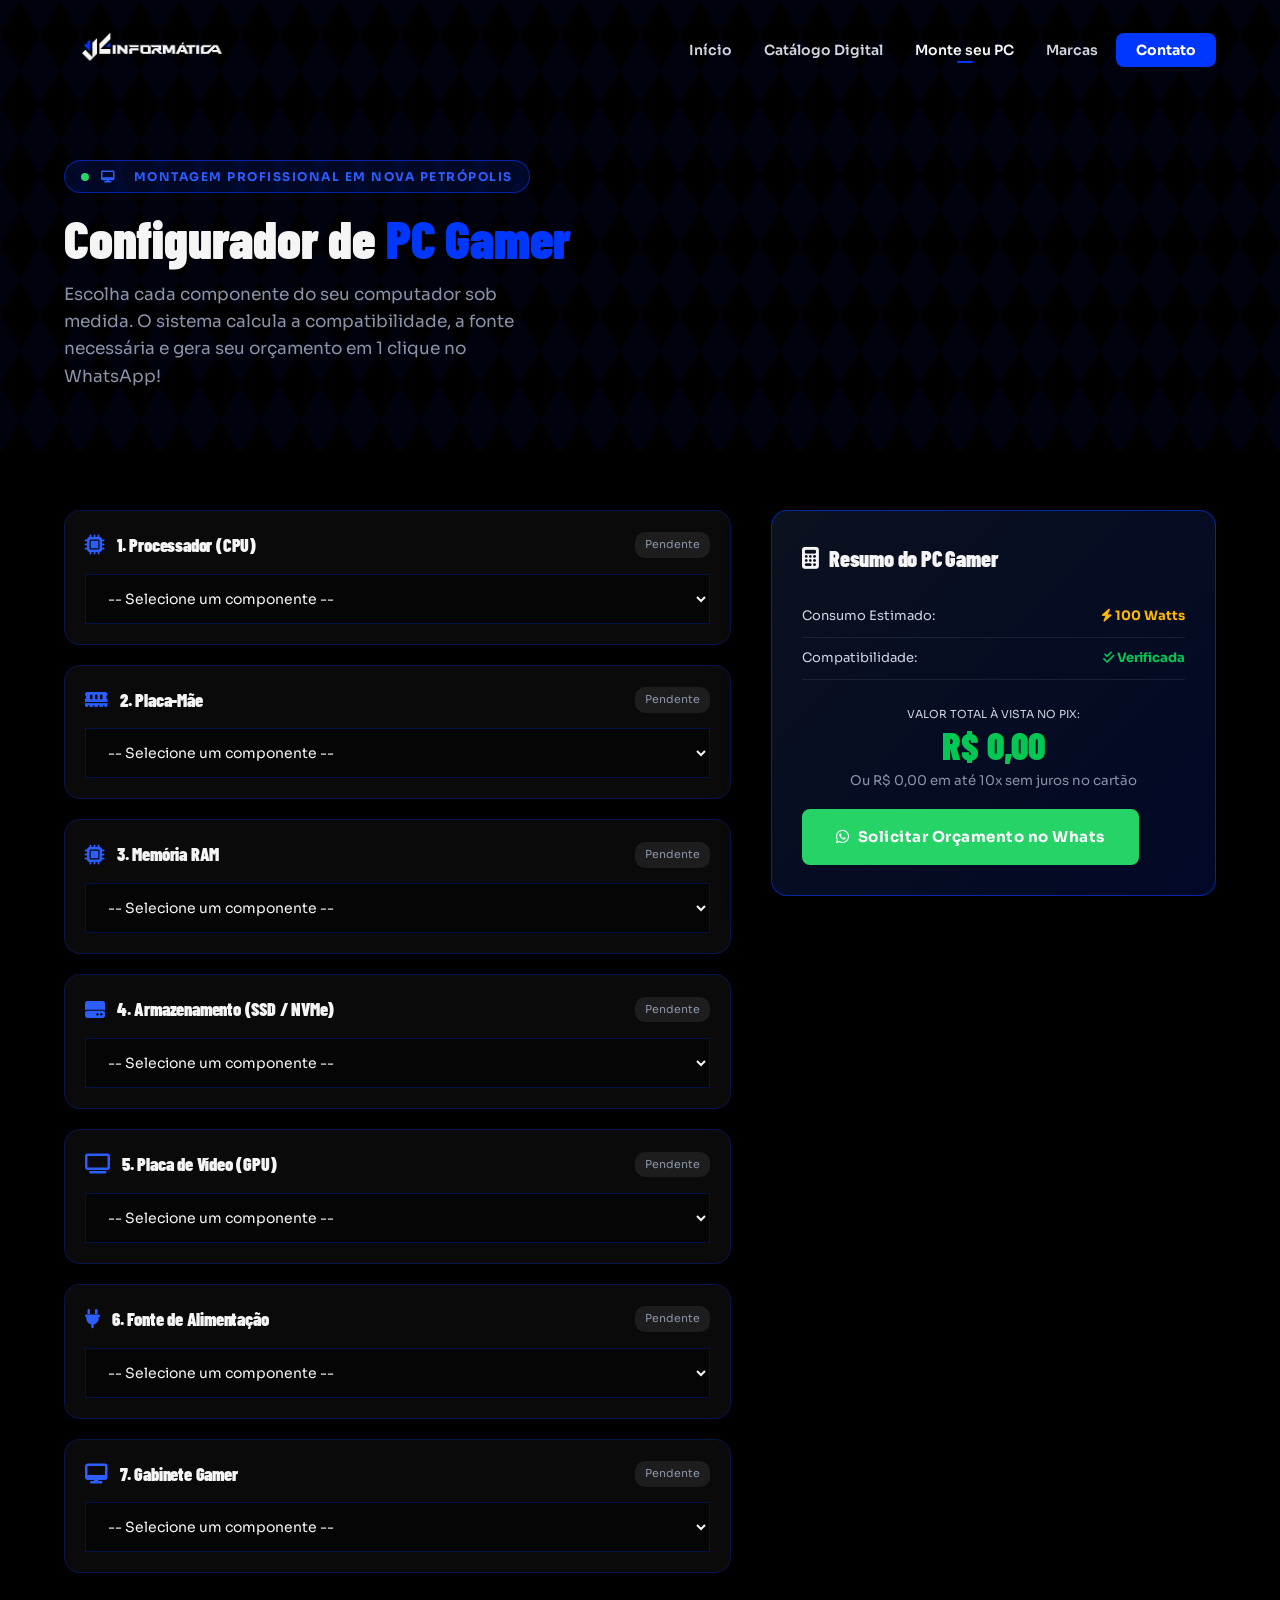
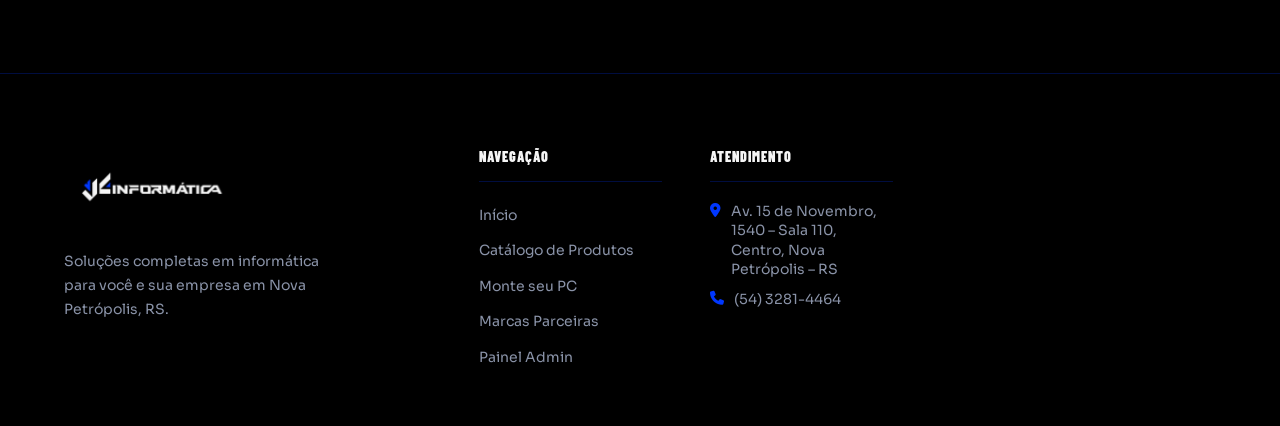
<file: monte-seu-pc.html>
<!DOCTYPE html>
<html lang="pt-BR">
<head>
  <meta charset="UTF-8" />
  <meta name="viewport" content="width=device-width, initial-scale=1.0" />
  <title>Monte seu PC Gamer | JC Informática – Nova Petrópolis, RS</title>
  <meta name="description" content="Configure seu PC Gamer personalizado peça a peça com cálculo de consumo em Watts, suporte a parcelamento e orçamento instantâneo pelo WhatsApp!" />
  
  <link rel="icon" type="image/svg+xml" href="imagem/logo.svg" />
  <link rel="stylesheet" href="css/style.css?v=25" />
  <link rel="preconnect" href="https://fonts.googleapis.com" />
  <link href="https://fonts.googleapis.com/css2?family=Barlow+Condensed:wght@700;800;900&family=Sora:wght@400;600;700&display=swap" rel="stylesheet" />
  <link rel="stylesheet" href="https://cdn.jsdelivr.net/npm/@fortawesome/fontawesome-free@6.4.0/css/all.min.css" />
</head>
<body>

  <!-- ========== HEADER / NAV ========== -->
  <header id="header">
    <div class="container header-inner">
      <a href="/" class="logo" aria-label="JC Informática Home">
        <img src="imagem/LOGO JC INFORMÁTICA.png" alt="JC Informática" class="logo-img" />
      </a>

      <nav id="main-nav" aria-label="Navegação principal">
        <ul>
          <li><a href="/">Início</a></li>
          <li><a href="produtos">Catálogo Digital</a></li>
          <li><a href="monte-seu-pc" class="active">Monte seu PC</a></li>
          <li><a href="marcas">Marcas</a></li>
          <li><a href="contato" class="nav-cta">Contato</a></li>
        </ul>
      </nav>

      <button class="hamburger" id="hamburger" aria-label="Abrir menu" aria-expanded="false">
        <span></span><span></span><span></span>
      </button>
    </div>
  </header>

  <!-- ========== HERO MONTE SEU PC ========== -->
  <section class="page-hero catalog-hero">
    <div class="page-hero-bg"></div>
    <div class="container">
      <div class="hero-badge" style="margin: 0 auto 16px auto; width: fit-content;">
        <span class="badge-dot"></span>
        <i class="fas fa-desktop"></i>&nbsp; Montagem Profissional em Nova Petrópolis
      </div>
      <h1>Configurador de <span class="accent">PC Gamer</span></h1>
      <p>Escolha cada componente do seu computador sob medida. O sistema calcula a compatibilidade, a fonte necessária e gera seu orçamento em 1 clique no WhatsApp!</p>
    </div>
  </section>

  <!-- ========== MAIN BUILDER SECTION ========== -->
  <section class="pc-builder-section" style="padding: 60px 0 100px 0;">
    <div class="container" id="pc-builder-container">
      <div style="text-align: center; padding: 60px 0; color: var(--gray);">
        <i class="fas fa-spinner fa-spin" style="font-size: 36px; color: var(--blue);"></i>
        <p style="margin-top: 12px;">Carregando componentes do configurador...</p>
      </div>
    </div>
  </section>

  <!-- ========== FOOTER ========== -->
  <footer id="footer">
    <div class="container footer-inner">
      <div class="footer-brand">
        <a href="/" class="logo" aria-label="JC Informática">
          <img src="imagem/LOGO JC INFORMÁTICA.png" alt="JC Informática" class="logo-img" />
        </a>
        <p>Soluções completas em informática para você e sua empresa em Nova Petrópolis, RS.</p>
      </div>
      <div class="footer-links">
        <h4>Navegação</h4>
        <ul>
          <li><a href="/">Início</a></li>
          <li><a href="produtos">Catálogo de Produtos</a></li>
          <li><a href="monte-seu-pc">Monte seu PC</a></li>
          <li><a href="marcas">Marcas Parceiras</a></li>
          <li><a href="admin">Painel Admin</a></li>
        </ul>
      </div>
      <div class="footer-contact">
        <h4>Atendimento</h4>
        <ul>
          <li><i class="fas fa-map-marker-alt"></i> Av. 15 de Novembro, 1540 – Sala 110, Centro, Nova Petrópolis – RS</li>
          <li><i class="fas fa-phone"></i> (54) 3281-4464</li>
        </ul>
      </div>
    </div>
  </footer>

  <script src="js/main.js?v=25"></script>
  <script type="module">
    import { PCBuilderEngine } from './js/modules/pc-builder.js';
    document.addEventListener('DOMContentLoaded', () => {
      new PCBuilderEngine();
    });
  </script>
</body>
</html>
</file>
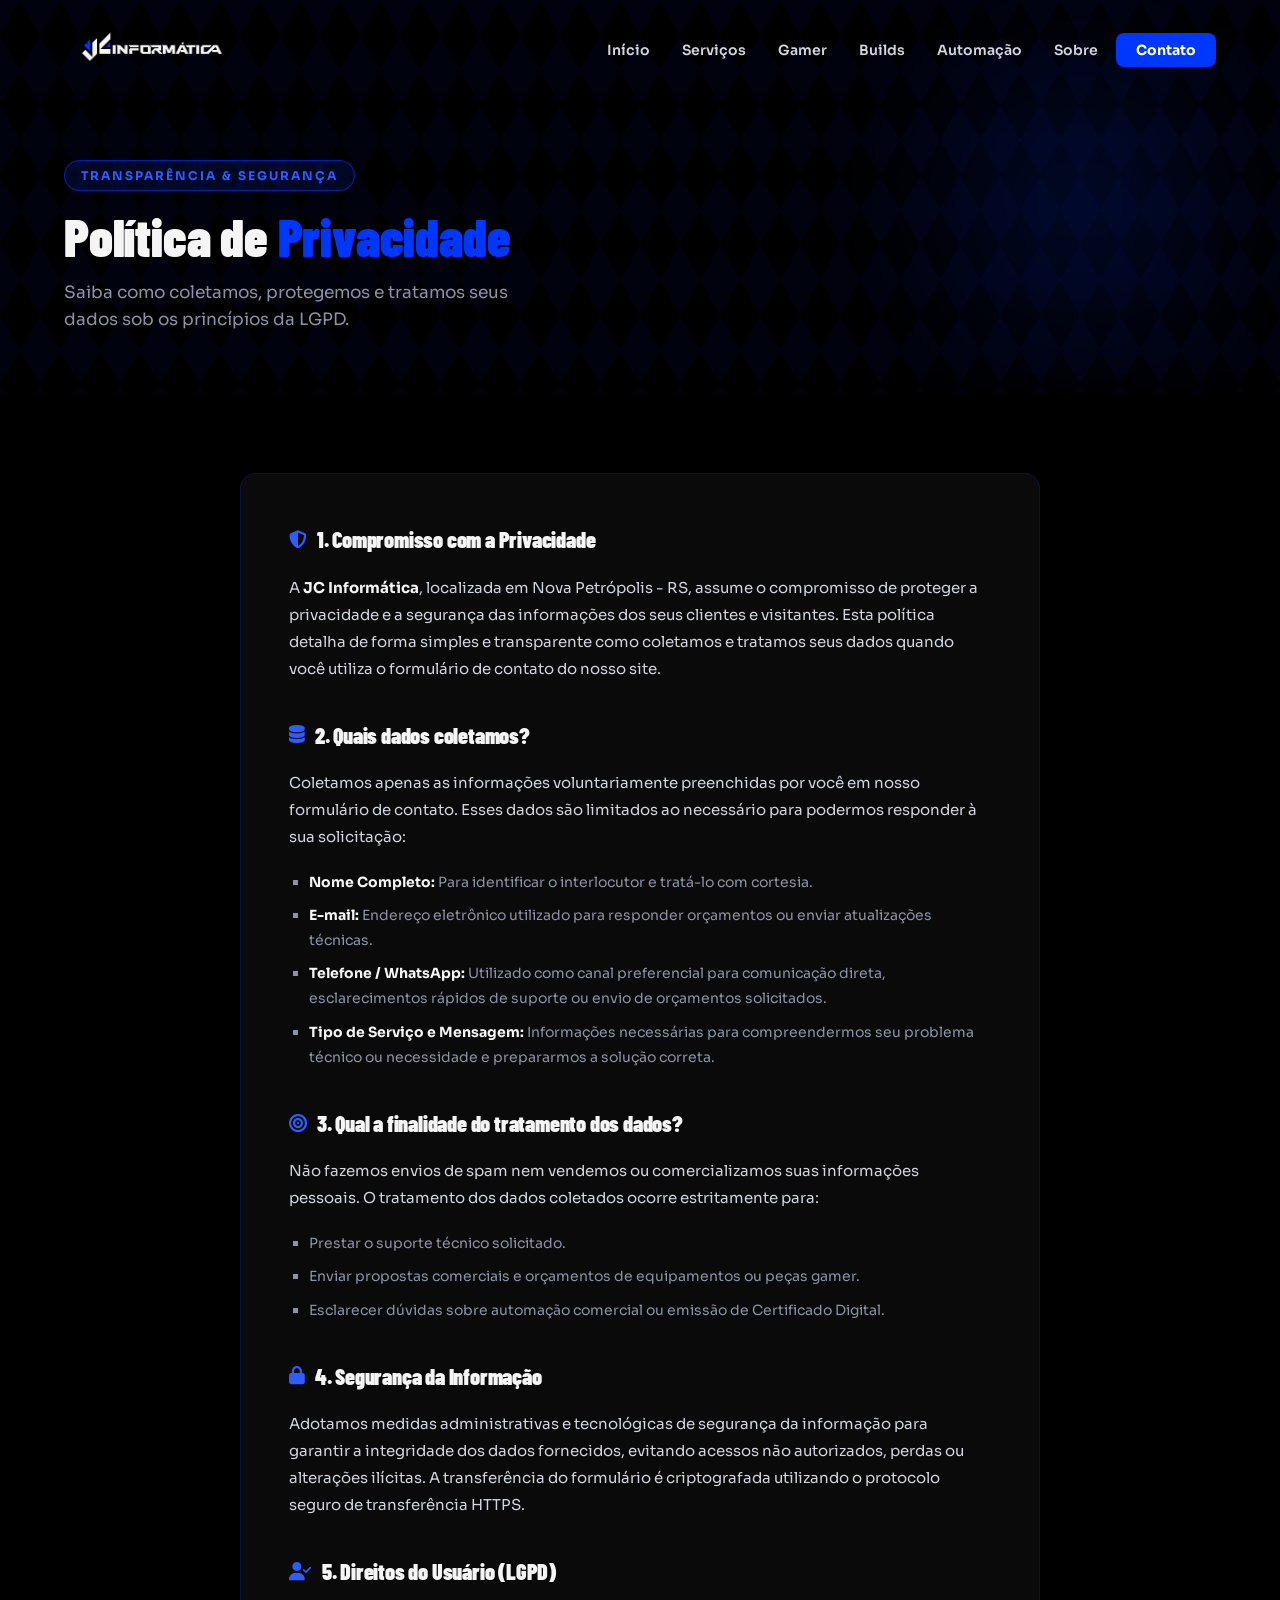
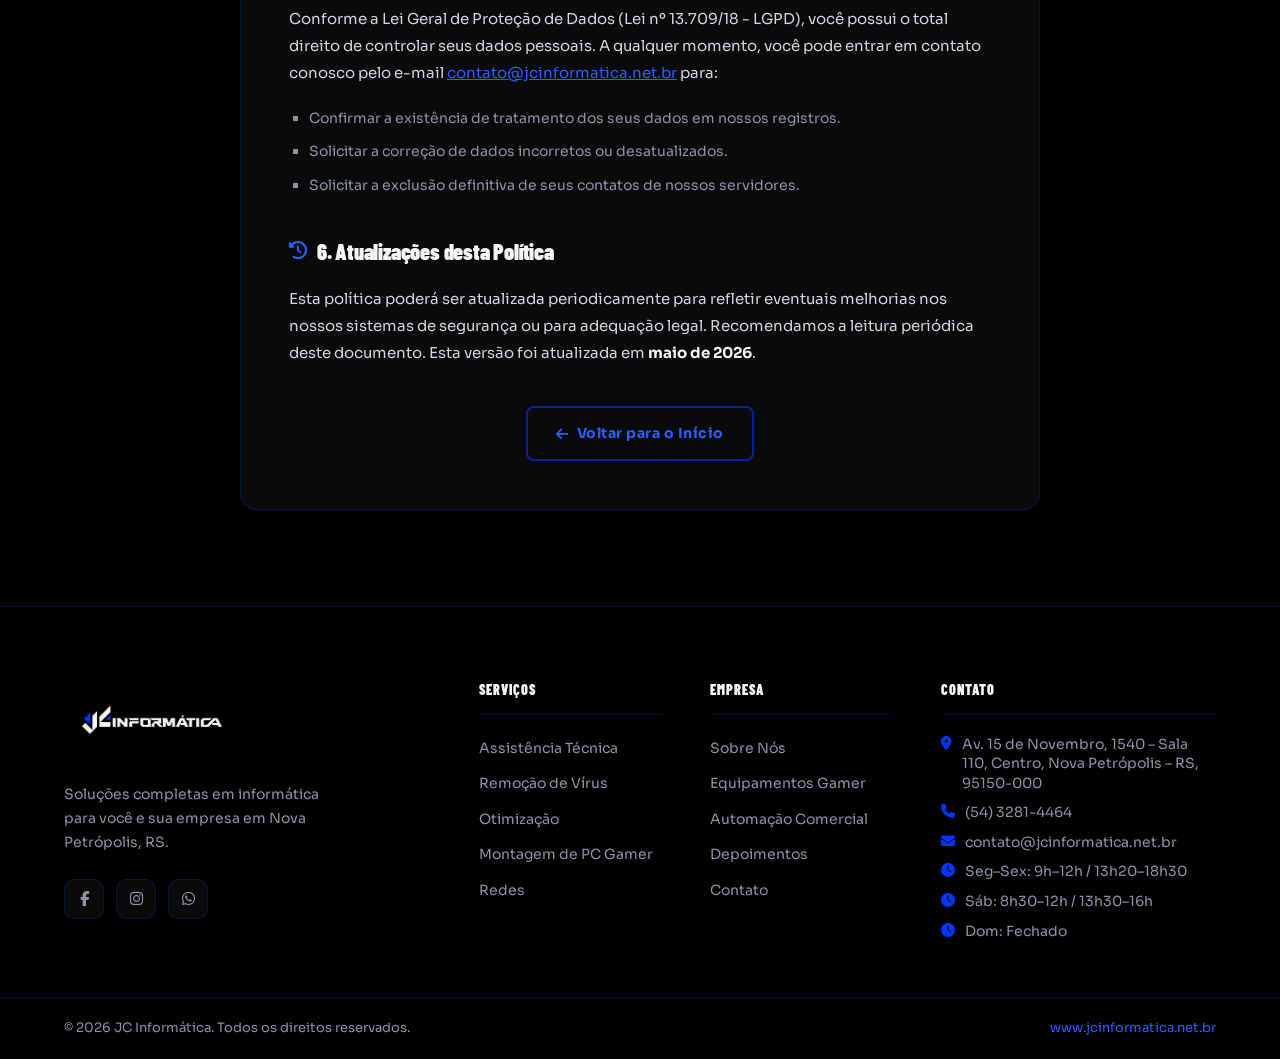
<file: politica-de-privacidade.html>
<!DOCTYPE html>
<html lang="pt-BR">
<head>
  <meta charset="UTF-8" />
  <meta name="viewport" content="width=device-width, initial-scale=1.0" />
  <title>Política de Privacidade | JC Informática</title>
  <meta name="description" content="Política de privacidade da JC Informática. Saiba como tratamos e protegemos seus dados pessoais de acordo com a LGPD." />
  
  <!-- Favicons -->
  <link rel="icon" type="image/svg+xml" href="imagem/logo.svg" />
  <link rel="apple-touch-icon" href="imagem/SIMBOLO BRANCO.png" />
  
  <!-- Open Graph -->
  <meta property="og:type" content="website" />
  <meta property="og:url" content="https://www.jcinformatica.net.br/politica-de-privacidade" />
  <meta property="og:title" content="Política de Privacidade | JC Informática" />
  <meta property="og:description" content="Entenda de forma transparente como protegemos os seus dados sob a égide da LGPD." />
  <meta property="og:image" content="https://www.jcinformatica.net.br/imagem/LOGO%20JC%20INFORM%C3%81TICA.png" />

  <link rel="stylesheet" href="css/style.css?v=13" />
  <link rel="preconnect" href="https://fonts.googleapis.com" />
  <link rel="preconnect" href="https://fonts.gstatic.com" crossorigin />
  <link href="https://fonts.googleapis.com/css2?family=Barlow+Condensed:wght@700;800;900&family=Sora:wght@300;400;600;700;800&display=swap" rel="stylesheet" />
  <link rel="stylesheet" href="https://cdn.jsdelivr.net/npm/@fortawesome/fontawesome-free@6.4.0/css/all.min.css" />
  
  <style>
    .privacy-content {
      padding: 80px 0 96px;
      background: var(--dark);
    }
    .privacy-box {
      max-width: 800px;
      margin: 0 auto;
      background: var(--dark-3);
      border: 1px solid var(--border);
      border-radius: var(--radius-lg);
      padding: 48px;
      box-shadow: var(--shadow);
    }
    .privacy-box h2 {
      font-family: var(--font-title);
      font-weight: 900;
      font-size: 22px;
      color: var(--white);
      margin-top: 36px;
      margin-bottom: 16px;
      display: flex;
      align-items: center;
      gap: 10px;
    }
    .privacy-box h2:first-of-type {
      margin-top: 0;
    }
    .privacy-box h2 i {
      color: var(--blue-light);
      font-size: 18px;
    }
    .privacy-box p {
      font-size: 15px;
      color: var(--gray-light);
      line-height: 1.8;
      margin-bottom: 20px;
    }
    .privacy-box ul {
      margin-bottom: 24px;
      padding-left: 20px;
      list-style-type: square;
    }
    .privacy-box li {
      font-size: 14px;
      color: var(--gray);
      line-height: 1.8;
      margin-bottom: 8px;
    }
    .privacy-box strong {
      color: var(--white);
    }
    .privacy-box a {
      color: var(--blue-light);
      text-decoration: underline;
      transition: color 0.3s;
    }
    .privacy-box a:hover {
      color: var(--blue);
    }
    @media (max-width: 768px) {
      .privacy-box {
        padding: 32px 24px;
      }
    }
  </style>
</head>
<body>

  <!-- ========== HEADER ========== -->
  <header id="header" class="scrolled">
    <div class="container header-inner">
      <a href="/" class="logo" aria-label="JC Informática Home">
        <img src="imagem/LOGO JC INFORMÁTICA.png" alt="JC Informática" class="logo-img" />
      </a>

      <nav id="main-nav" aria-label="Navegação principal">
        <ul>
          <li><a href="/">Início</a></li>
          <li><a href="/#servicos">Serviços</a></li>
          <li><a href="/#gamer">Gamer</a></li>
          <li><a href="/#builds">Builds</a></li>
          <li><a href="/#automacao">Automação</a></li>
          <li><a href="/#sobre">Sobre</a></li>
          <li><a href="contato" class="nav-cta">Contato</a></li>
        </ul>
      </nav>

      <button class="hamburger" id="hamburger" aria-label="Abrir menu" aria-expanded="false">
        <span></span><span></span><span></span>
      </button>
    </div>
  </header>

  <!-- ========== PAGE HERO ========== -->
  <section class="page-hero">
    <div class="page-hero-bg"></div>
    <div class="page-hero-glow"></div>
    <div class="container">
      <span class="section-tag" style="margin-bottom:16px; display:inline-block;">Transparência & Segurança</span>
      <h1>Política de <span class="accent">Privacidade</span></h1>
      <p>Saiba como coletamos, protegemos e tratamos seus dados sob os princípios da LGPD.</p>
    </div>
  </section>

  <!-- ========== PRIVACY CONTENT ========== -->
  <section class="privacy-content">
    <div class="container">
      <article class="privacy-box">
        
        <h2><i class="fas fa-shield-alt"></i> 1. Compromisso com a Privacidade</h2>
        <p>A <strong>JC Informática</strong>, localizada em Nova Petrópolis - RS, assume o compromisso de proteger a privacidade e a segurança das informações dos seus clientes e visitantes. Esta política detalha de forma simples e transparente como coletamos e tratamos seus dados quando você utiliza o formulário de contato do nosso site.</p>

        <h2><i class="fas fa-database"></i> 2. Quais dados coletamos?</h2>
        <p>Coletamos apenas as informações voluntariamente preenchidas por você em nosso formulário de contato. Esses dados são limitados ao necessário para podermos responder à sua solicitação:</p>
        <ul>
          <li><strong>Nome Completo:</strong> Para identificar o interlocutor e tratá-lo com cortesia.</li>
          <li><strong>E-mail:</strong> Endereço eletrônico utilizado para responder orçamentos ou enviar atualizações técnicas.</li>
          <li><strong>Telefone / WhatsApp:</strong> Utilizado como canal preferencial para comunicação direta, esclarecimentos rápidos de suporte ou envio de orçamentos solicitados.</li>
          <li><strong>Tipo de Serviço e Mensagem:</strong> Informações necessárias para compreendermos seu problema técnico ou necessidade e prepararmos a solução correta.</li>
        </ul>

        <h2><i class="fas fa-bullseye"></i> 3. Qual a finalidade do tratamento dos dados?</h2>
        <p>Não fazemos envios de spam nem vendemos ou comercializamos suas informações pessoais. O tratamento dos dados coletados ocorre estritamente para:</p>
        <ul>
          <li>Prestar o suporte técnico solicitado.</li>
          <li>Enviar propostas comerciais e orçamentos de equipamentos ou peças gamer.</li>
          <li>Esclarecer dúvidas sobre automação comercial ou emissão de Certificado Digital.</li>
        </ul>

        <h2><i class="fas fa-lock"></i> 4. Segurança da Informação</h2>
        <p>Adotamos medidas administrativas e tecnológicas de segurança da informação para garantir a integridade dos dados fornecidos, evitando acessos não autorizados, perdas ou alterações ilícitas. A transferência do formulário é criptografada utilizando o protocolo seguro de transferência HTTPS.</p>

        <h2><i class="fas fa-user-check"></i> 5. Direitos do Usuário (LGPD)</h2>
        <p>Conforme a Lei Geral de Proteção de Dados (Lei nº 13.709/18 - LGPD), você possui o total direito de controlar seus dados pessoais. A qualquer momento, você pode entrar em contato conosco pelo e-mail <a href="mailto:contato@jcinformatica.net.br">contato@jcinformatica.net.br</a> para:</p>
        <ul>
          <li>Confirmar a existência de tratamento dos seus dados em nossos registros.</li>
          <li>Solicitar a correção de dados incorretos ou desatualizados.</li>
          <li>Solicitar a exclusão definitiva de seus contatos de nossos servidores.</li>
        </ul>

        <h2><i class="fas fa-history"></i> 6. Atualizações desta Política</h2>
        <p>Esta política poderá ser atualizada periodicamente para refletir eventuais melhorias nos nossos sistemas de segurança ou para adequação legal. Recomendamos a leitura periódica deste documento. Esta versão foi atualizada em <strong>maio de 2026</strong>.</p>

        <p style="text-align: center; margin-top: 40px; margin-bottom: 0;">
          <a href="/" class="btn btn-outline" style="text-decoration: none;"><i class="fas fa-arrow-left"></i> Voltar para o Início</a>
        </p>
        
      </article>
    </div>
  </section>

  <!-- ========== FOOTER ========== -->
  <footer id="footer">
    <div class="container footer-inner">
      <div class="footer-brand">
        <a href="/" class="logo" aria-label="JC Informática">
          <img src="imagem/LOGO JC INFORMÁTICA.png" alt="JC Informática" class="logo-img" />
        </a>
        <p>Soluções completas em informática para você e sua empresa em Nova Petrópolis, RS.</p>
        <div class="social-links">
          <a href="https://www.facebook.com/jcinformatica.br" target="_blank" rel="noopener" aria-label="Facebook"><i class="fab fa-facebook-f"></i></a>
          <a href="https://www.instagram.com/jcinformaticanp/" target="_blank" rel="noopener" aria-label="Instagram"><i class="fab fa-instagram"></i></a>
          <a href="https://wa.me/555432814464" target="_blank" rel="noopener" aria-label="WhatsApp"><i class="fab fa-whatsapp"></i></a>
        </div>
      </div>

      <div class="footer-links">
        <h4>Serviços</h4>
        <ul>
          <li><a href="/#servicos">Assistência Técnica</a></li>
          <li><a href="/#servicos">Remoção de Vírus</a></li>
          <li><a href="/#servicos">Otimização</a></li>
          <li><a href="/#servicos">Montagem de PC Gamer</a></li>
          <li><a href="/#servicos">Redes</a></li>
        </ul>
      </div>

      <div class="footer-links">
        <h4>Empresa</h4>
        <ul>
          <li><a href="/#sobre">Sobre Nós</a></li>
          <li><a href="/#gamer">Equipamentos Gamer</a></li>
          <li><a href="/#automacao">Automação Comercial</a></li>
          <li><a href="/#depoimentos">Depoimentos</a></li>
          <li><a href="contato">Contato</a></li>
        </ul>
      </div>

      <div class="footer-contact">
        <h4>Contato</h4>
        <ul>
          <li><i class="fas fa-map-marker-alt"></i> Av. 15 de Novembro, 1540 – Sala 110, Centro, Nova Petrópolis – RS, 95150-000</li>
          <li><i class="fas fa-phone"></i> (54) 3281-4464</li>
          <li><i class="fas fa-envelope"></i> contato@jcinformatica.net.br</li>
          <li><i class="fas fa-clock"></i> Seg–Sex: 9h–12h / 13h20–18h30</li>
          <li><i class="fas fa-clock"></i> Sáb: 8h30–12h / 13h30–16h</li>
          <li><i class="fas fa-clock"></i> Dom: Fechado</li>
        </ul>
      </div>
    </div>

    <div class="footer-bottom">
      <div class="container">
        <p>© 2026 JC Informática. Todos os direitos reservados.</p>
        <p><a href="https://www.jcinformatica.net.br" target="_blank">www.jcinformatica.net.br</a></p>
      </div>
    </div>
  </footer>

  <button id="back-to-top" aria-label="Voltar ao topo">
    <i class="fas fa-chevron-up"></i>
  </button>

  <script src="js/main.js?v=14"></script>
</body>
</html>
</file>
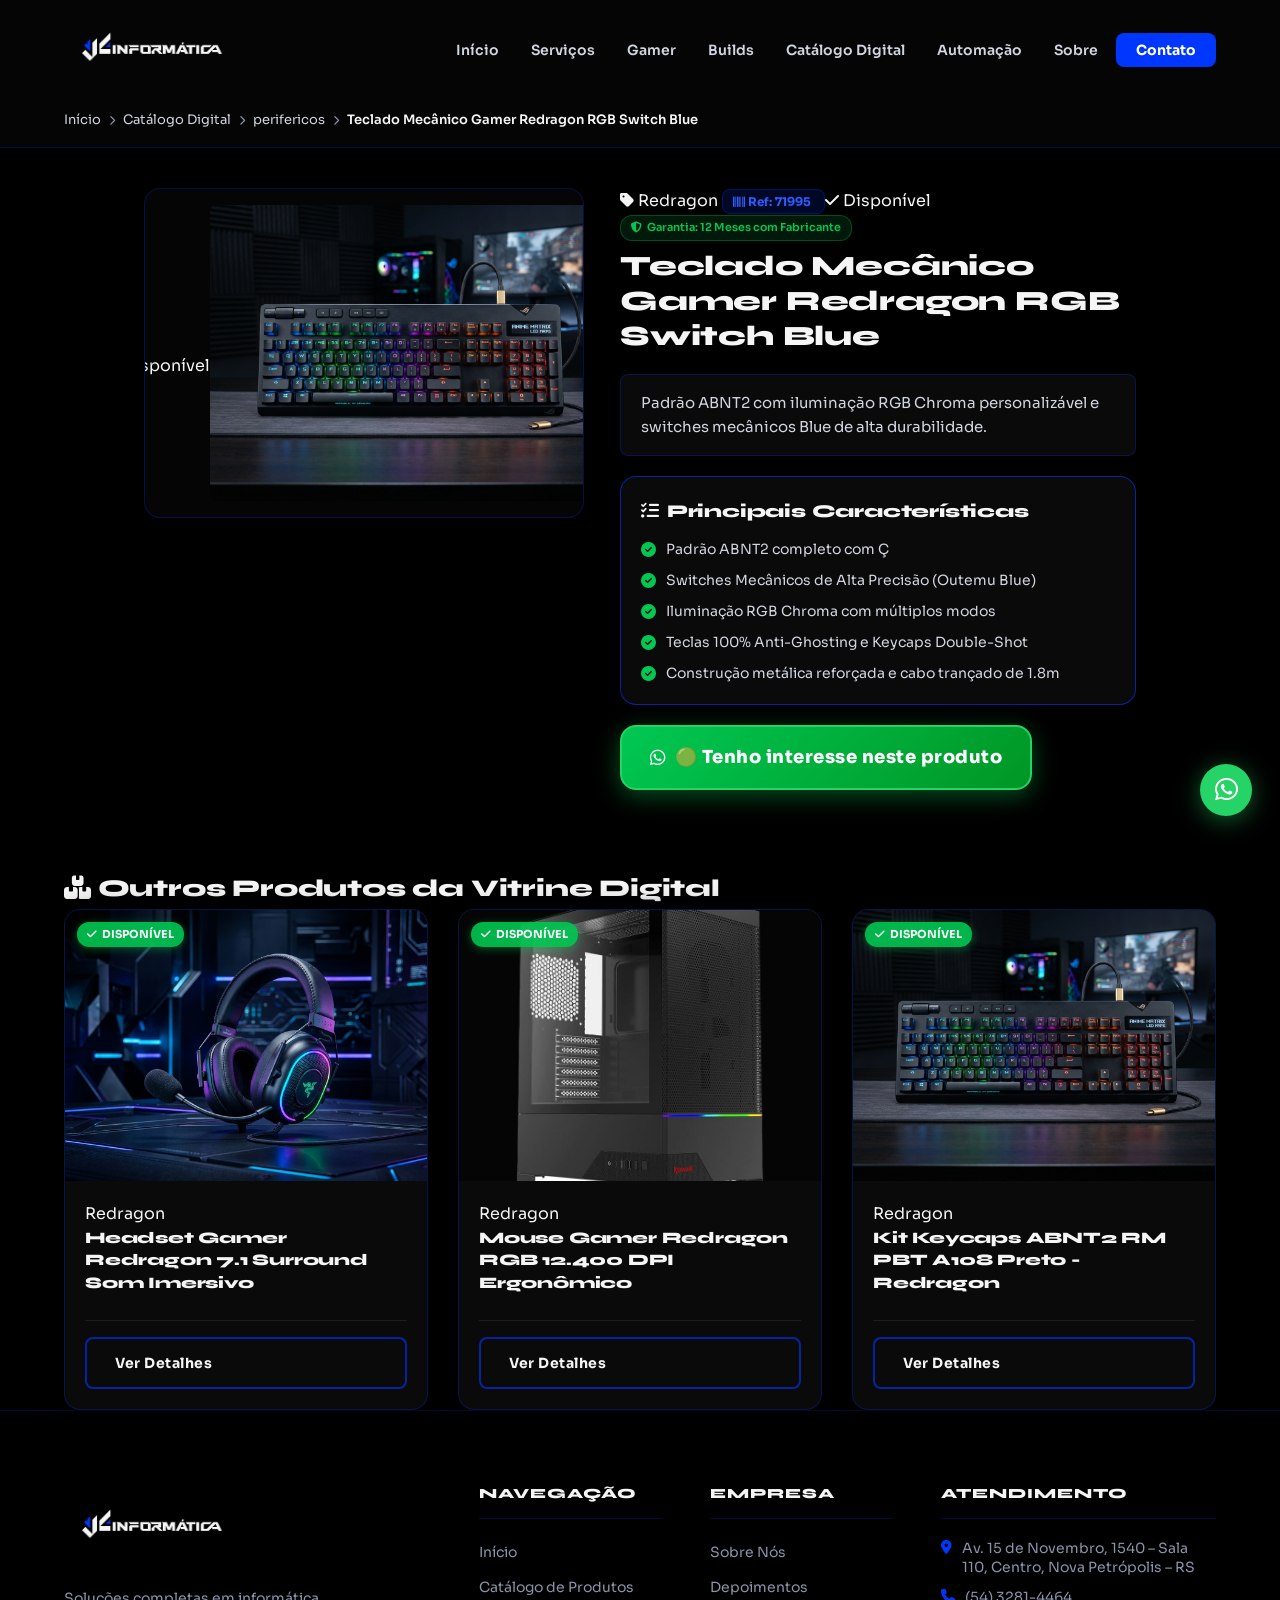
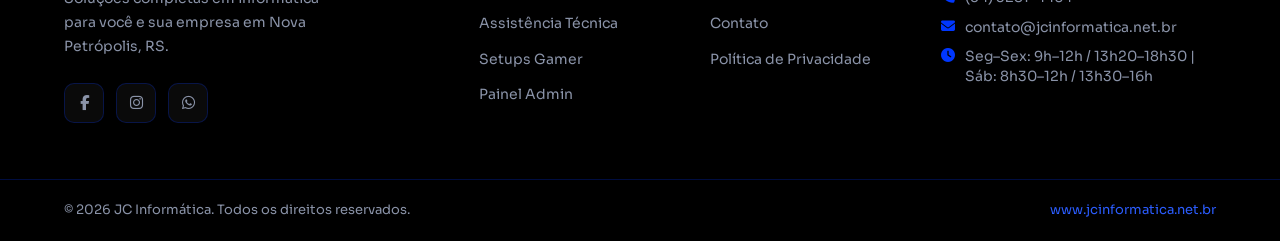
<file: produto.html>
<!DOCTYPE html>
<html lang="pt-BR">
<head>
  <meta charset="UTF-8" />
  <meta name="viewport" content="width=device-width, initial-scale=1.0" />
  <title>Produto | JC Informática – Nova Petrópolis, RS</title>
  <meta name="description" content="Confira os detalhes e especificações do produto na JC Informática. Pronta entrega e atendimento no WhatsApp em Nova Petrópolis, RS." />
  
  <!-- Favicons -->
  <link rel="icon" type="image/svg+xml" href="imagem/logo.svg" />
  <link rel="apple-touch-icon" href="imagem/SIMBOLO BRANCO.png" />
  
  <link rel="stylesheet" href="css/style.css?v=20260817_v500" />
  <link rel="preconnect" href="https://fonts.googleapis.com" />
  <link rel="preconnect" href="https://fonts.gstatic.com" crossorigin />
  <link href="https://fonts.googleapis.com/css2?family=Barlow+Condensed:wght@800;900&family=Sora:wght@300;400;600;700;800&family=Syne:wght@800;900&display=swap" rel="stylesheet" />
  <link rel="stylesheet" href="https://cdn.jsdelivr.net/npm/@fortawesome/fontawesome-free@6.4.0/css/all.min.css" />
</head>
<body>

  <!-- ========== HEADER / NAV ========== -->
  <header id="header">
    <div class="container header-inner">
      <a href="/" class="logo" aria-label="JC Informática Home">
        <img src="imagem/LOGO JC INFORMÁTICA.png" alt="JC Informática" class="logo-img" />
      </a>

      <nav id="main-nav" aria-label="Navegação principal">
        <ul>
          <li><a href="/">Início</a></li>
          <li><a href="/#servicos">Serviços</a></li>
          <li><a href="/#gamer">Gamer</a></li>
          <li><a href="/#builds">Builds</a></li>
          <li><a href="produtos">Catálogo Digital</a></li>
          <li><a href="/#automacao">Automação</a></li>
          <li><a href="/#sobre">Sobre</a></li>
          <li><a href="contato" class="nav-cta">Contato</a></li>
        </ul>
      </nav>

      <button class="hamburger" id="hamburger" aria-label="Abrir menu" aria-expanded="false">
        <span></span><span></span><span></span>
      </button>
    </div>
  </header>

  <!-- ========== PRODUCT DETAIL CONTAINER (RENDERIZADO VIA ES6) ========== -->
  <main id="product-detail-container">
    <div class="container" style="padding: 120px 0; text-align: center;">
      <i class="fas fa-spinner fa-spin" style="font-size: 36px; color: var(--blue);"></i>
      <p style="margin-top: 12px; color: var(--gray);">Carregando especificações do produto...</p>
    </div>
  </main>

  <!-- ========== FOOTER ========== -->
  <footer id="footer">
    <div class="container footer-inner">
      <div class="footer-brand">
        <a href="/" class="logo" aria-label="JC Informática">
          <img src="imagem/LOGO JC INFORMÁTICA.png" alt="JC Informática" class="logo-img" />
        </a>
        <p>Soluções completas em informática para você e sua empresa em Nova Petrópolis, RS.</p>
        <div class="social-links">
          <a href="https://www.facebook.com/jcinformatica.br" target="_blank" rel="noopener" aria-label="Facebook"><i class="fab fa-facebook-f"></i></a>
          <a href="https://www.instagram.com/jcinformaticanp/" target="_blank" rel="noopener" aria-label="Instagram"><i class="fab fa-instagram"></i></a>
          <a href="https://wa.me/555432814464" target="_blank" rel="noopener" aria-label="WhatsApp"><i class="fab fa-whatsapp"></i></a>
        </div>
      </div>

      <div class="footer-links">
        <h4>Navegação</h4>
        <ul>
          <li><a href="/">Início</a></li>
          <li><a href="produtos">Catálogo de Produtos</a></li>
          <li><a href="/#servicos">Assistência Técnica</a></li>
          <li><a href="/#gamer">Setups Gamer</a></li>
          <li><a href="admin">Painel Admin</a></li>
        </ul>
      </div>

      <div class="footer-links">
        <h4>Empresa</h4>
        <ul>
          <li><a href="/#sobre">Sobre Nós</a></li>
          <li><a href="/#depoimentos">Depoimentos</a></li>
          <li><a href="contato">Contato</a></li>
          <li><a href="politica-de-privacidade">Política de Privacidade</a></li>
        </ul>
      </div>

      <div class="footer-contact">
        <h4>Atendimento</h4>
        <ul>
          <li><i class="fas fa-map-marker-alt"></i> Av. 15 de Novembro, 1540 – Sala 110, Centro, Nova Petrópolis – RS</li>
          <li><i class="fas fa-phone"></i> (54) 3281-4464</li>
          <li><i class="fas fa-envelope"></i> contato@jcinformatica.net.br</li>
          <li><i class="fas fa-clock"></i> Seg–Sex: 9h–12h / 13h20–18h30 | Sáb: 8h30–12h / 13h30–16h</li>
        </ul>
      </div>
    </div>

    <div class="footer-bottom">
      <div class="container">
        <p>© 2026 JC Informática. Todos os direitos reservados.</p>
        <p><a href="https://www.jcinformatica.net.br" target="_blank">www.jcinformatica.net.br</a></p>
      </div>
    </div>
  </footer>

  <!-- WhatsApp Premium Widget -->
  <div id="wa-widget-container">
    <button id="wa-widget-toggle" aria-label="Abrir chat do WhatsApp">
      <i class="fab fa-whatsapp"></i>
    </button>
  </div>

  <script src="js/main.js?v=23"></script>
  <script type="module">
    import { ProductDetailEngine } from './js/modules/product-detail.js';
    document.addEventListener('DOMContentLoaded', () => {
      new ProductDetailEngine();
    });
  </script>
</body>
</html>
</file>
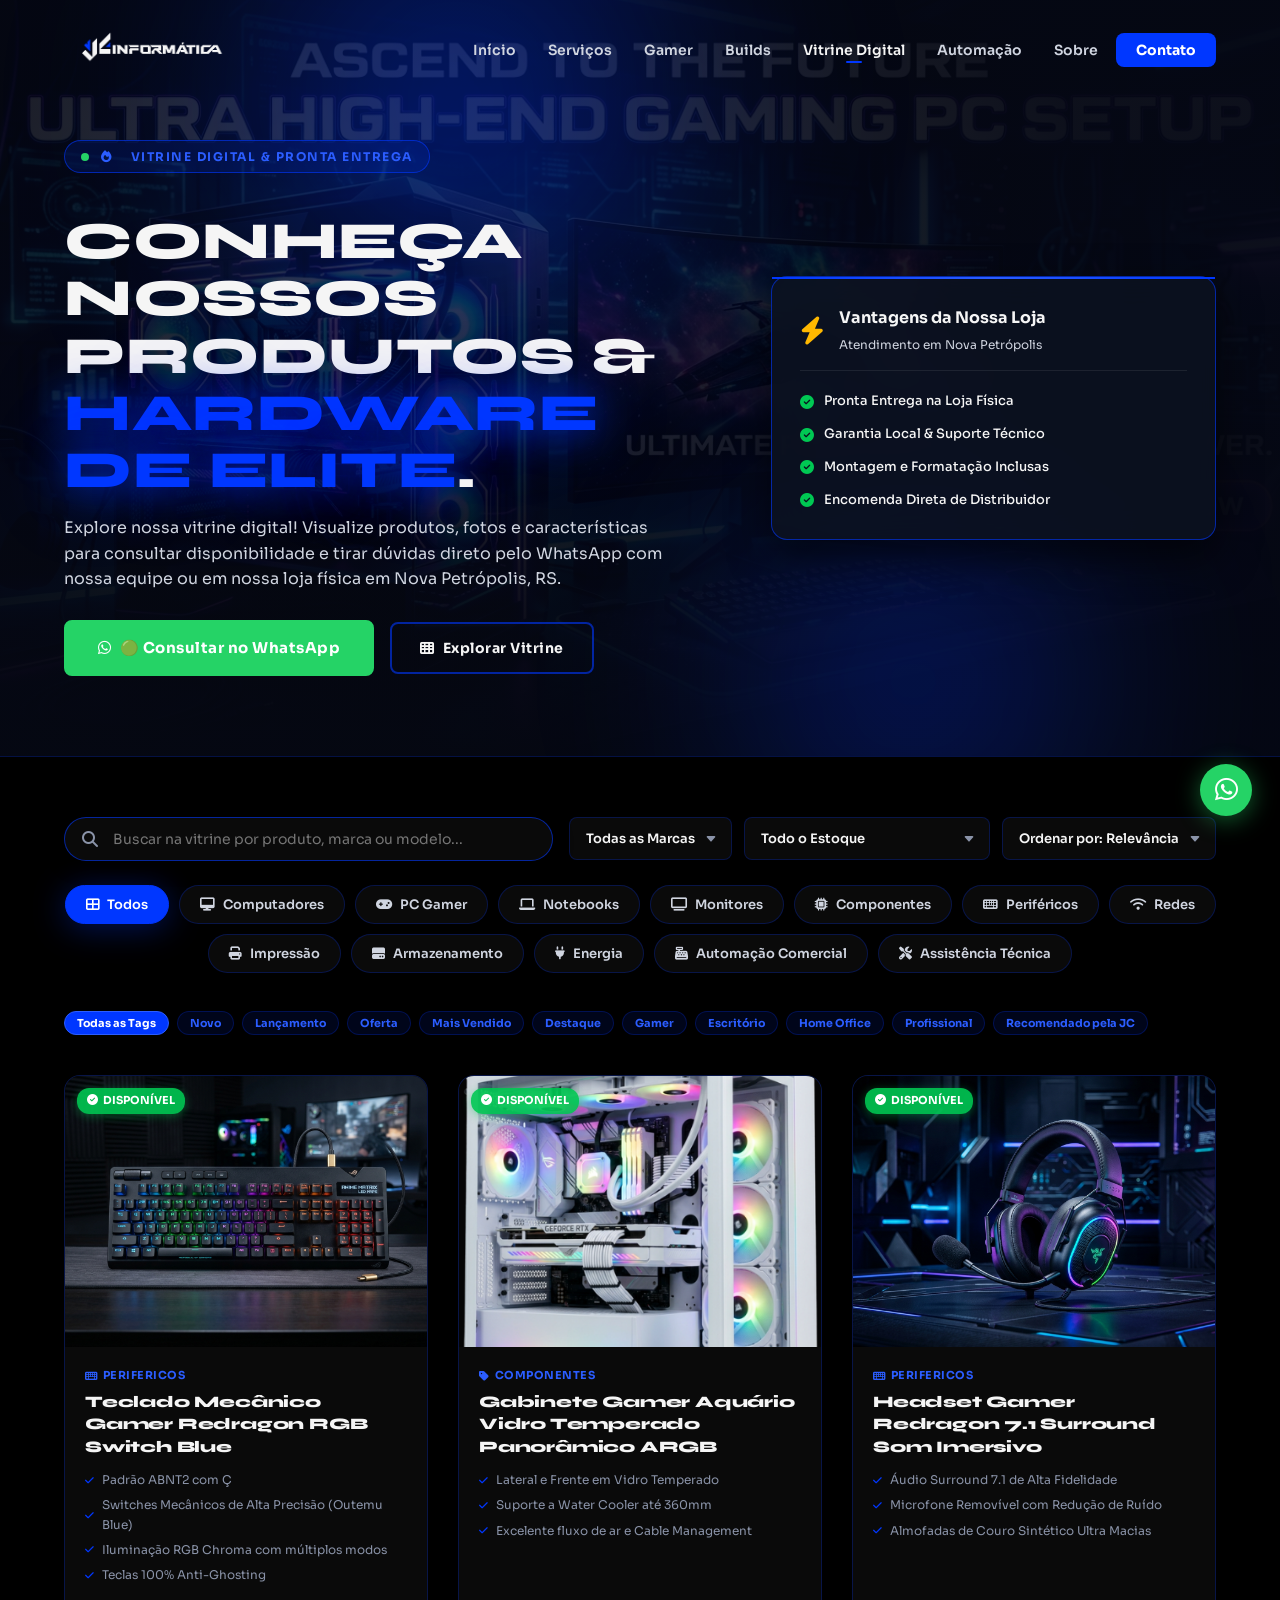
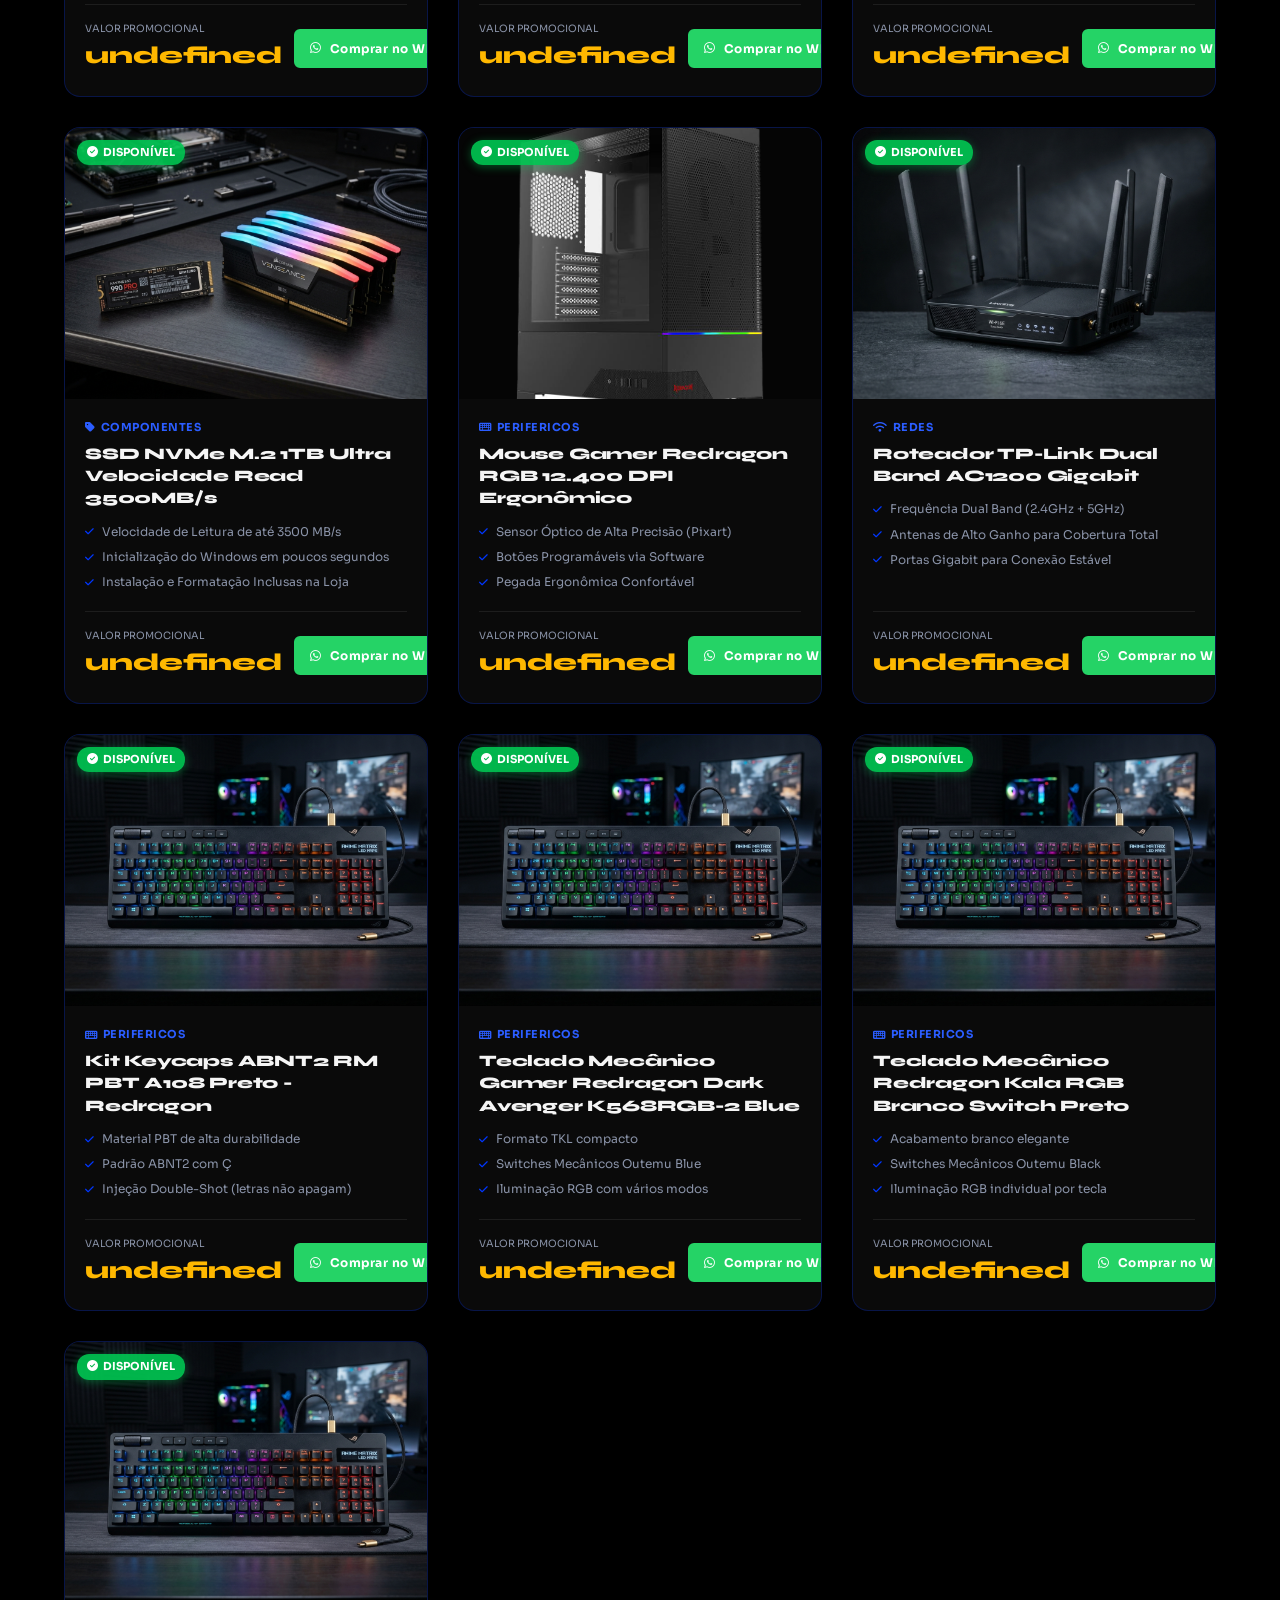
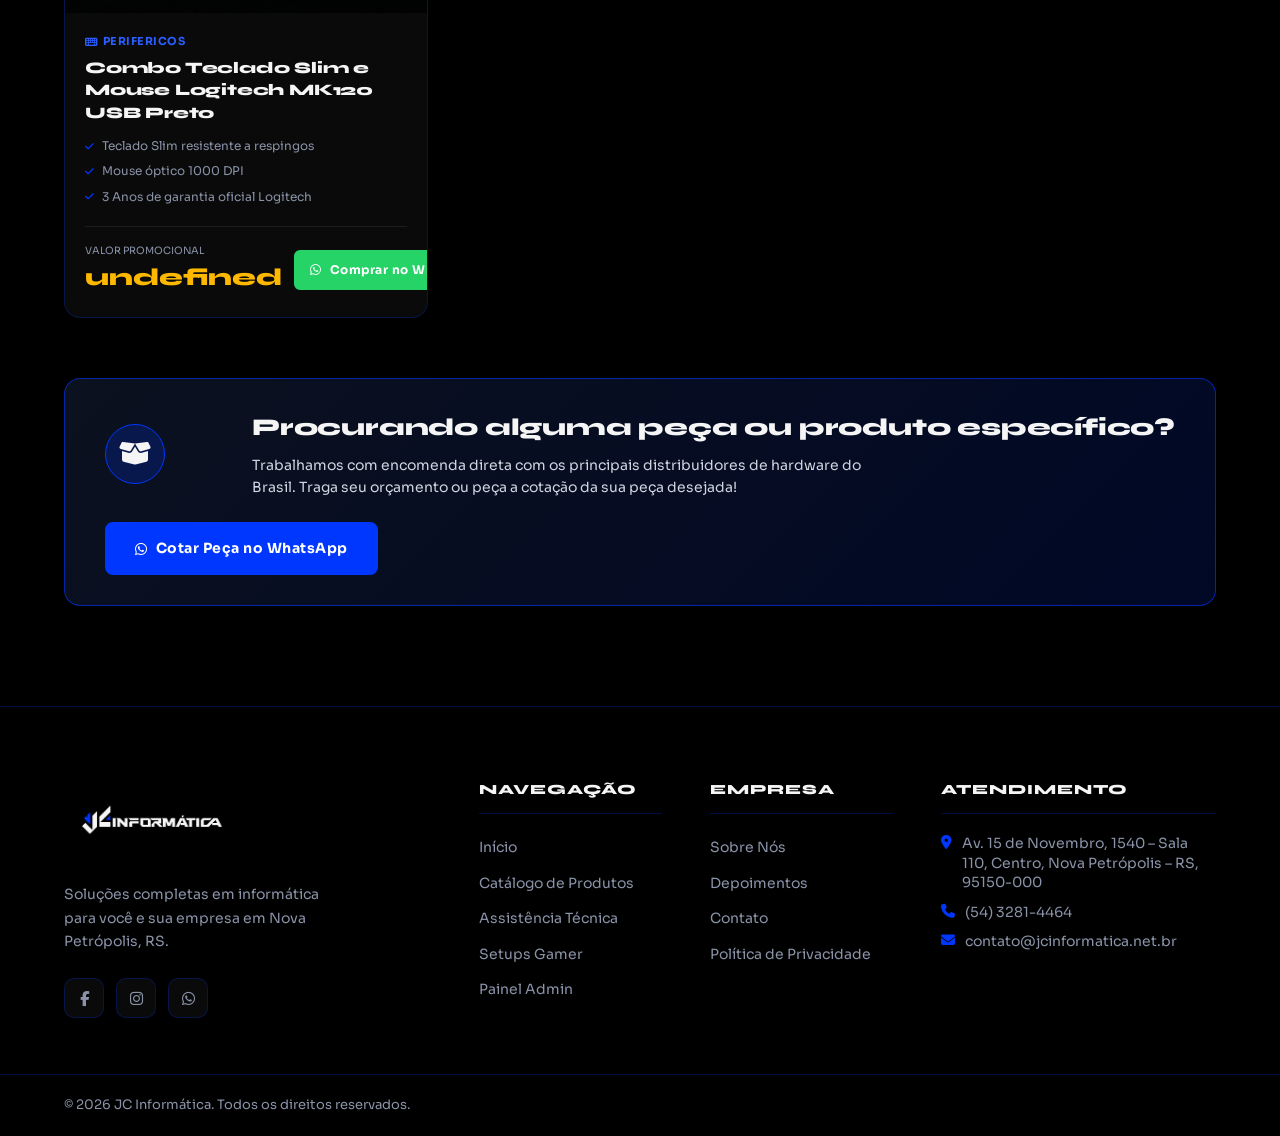
<file: produtos.html>
<!DOCTYPE html>
<html lang="pt-BR">
<head>
  <meta charset="UTF-8" />
  <meta name="viewport" content="width=device-width, initial-scale=1.0" />
  <title>Loja & Catálogo de Produtos | JC Informática – Nova Petrópolis, RS</title>
  <meta name="description" content="Confira o catálogo completo de equipamentos gamer, teclados mecânicos, gabinetes, SSDs, headsets e automação comercial na JC Informática. Compre direto pelo WhatsApp!" />
  <meta name="keywords" content="loja de informática, teclados mecânicos, Redragon, gabinete gamer, SSD, headset, Nova Petrópolis, RS, WhatsApp" />
  
  <!-- Favicons -->
  <link rel="icon" type="image/svg+xml" href="imagem/logo.svg" />
  <link rel="apple-touch-icon" href="imagem/SIMBOLO BRANCO.png" />
  
  <!-- Open Graph -->
  <meta property="og:type" content="website" />
  <meta property="og:url" content="https://www.jcinformatica.net.br/produtos" />
  <meta property="og:title" content="Loja & Catálogo de Produtos | JC Informática" />
  <meta property="og:description" content="Periféricos gamer, hardware e acessórios com pronta entrega em Nova Petrópolis, RS." />
  <meta property="og:image" content="https://www.jcinformatica.net.br/imagem/LOGO%20JC%20INFORM%C3%81TICA.png" />

  <link rel="stylesheet" href="css/style.css?v=20260817_v500" />
  <link rel="preconnect" href="https://fonts.googleapis.com" />
  <link rel="preconnect" href="https://fonts.gstatic.com" crossorigin />
  <link href="https://fonts.googleapis.com/css2?family=Barlow+Condensed:wght@800;900&family=Sora:wght@300;400;600;700;800&family=Syne:wght@800;900&display=swap" rel="stylesheet" />
  <link rel="stylesheet" href="https://cdn.jsdelivr.net/npm/@fortawesome/fontawesome-free@6.4.0/css/all.min.css" />
</head>
<body>

  <!-- ========== HEADER / NAV ========== -->
  <header id="header">
    <div class="container header-inner">
      <a href="/" class="logo" aria-label="JC Informática Home">
        <img src="imagem/LOGO JC INFORMÁTICA.png" alt="JC Informática" class="logo-img" />
      </a>

      <nav id="main-nav" aria-label="Navegação principal">
        <ul>
          <li><a href="/">Início</a></li>
          <li><a href="/#servicos">Serviços</a></li>
          <li><a href="/#gamer">Gamer</a></li>
          <li><a href="/#builds">Builds</a></li>
          <li><a href="produtos" class="active">Vitrine Digital</a></li>
          <li><a href="/#automacao">Automação</a></li>
          <li><a href="/#sobre">Sobre</a></li>
          <li><a href="contato" class="nav-cta">Contato</a></li>
        </ul>
      </nav>

      <button class="hamburger" id="hamburger" aria-label="Abrir menu" aria-expanded="false">
        <span></span><span></span><span></span>
      </button>
    </div>
  </header>

  <!-- ========== HERO PROMOTION BANNER ========== -->
  <section class="catalog-hero-banner">
    <div class="banner-image-bg" style="background-image: url('imagem/banner_loja_gamer.jpg');"></div>
    <div class="banner-overlay"></div>
    <div class="banner-glow-1"></div>
    <div class="banner-glow-2"></div>

    <div class="container banner-inner">
      <div class="banner-content">
        <div class="hero-badge">
          <span class="badge-dot"></span>
          <i class="fas fa-fire"></i>&nbsp; Vitrine Digital &amp; Pronta Entrega
        </div>
        <h1 class="banner-title">
          Conheça Nossos Produtos &amp;<br /><span class="accent text-glow">Hardware de Elite</span>.
        </h1>
        <p class="banner-subtitle">
          Explore nossa vitrine digital! Visualize produtos, fotos e características para consultar disponibilidade e tirar dúvidas direto pelo WhatsApp com nossa equipe ou em nossa loja física em Nova Petrópolis, RS.
        </p>

        <div class="banner-actions">
          <a href="https://wa.me/555432814464?text=Olá!%20Vim%20pela%20vitrine%20digital%20e%20gostaria%20de%20consultar%20um%20produto." target="_blank" rel="noopener" class="btn btn-whatsapp">
            <i class="fab fa-whatsapp"></i> 🟢 Consultar no WhatsApp
          </a>
          <a href="#products-grid" class="btn btn-outline">
            <i class="fas fa-th"></i> Explorar Vitrine
          </a>
        </div>
      </div>

      <div class="banner-floating-card">
        <div class="floating-header">
          <i class="fas fa-bolt"></i>
          <div>
            <strong>Vantagens da Nossa Loja</strong>
            <span>Atendimento em Nova Petrópolis</span>
          </div>
        </div>
        <ul class="floating-features">
          <li><i class="fas fa-check-circle"></i> Pronta Entrega na Loja Física</li>
          <li><i class="fas fa-check-circle"></i> Garantia Local &amp; Suporte Técnico</li>
          <li><i class="fas fa-check-circle"></i> Montagem e Formatação Inclusas</li>
          <li><i class="fas fa-check-circle"></i> Encomenda Direta de Distribuidor</li>
        </ul>
      </div>
    </div>
  </section>

  <!-- ========== CATALOG SECTION ========== -->
  <section class="catalog-section" style="padding: 60px 0 100px 0;">
    <div class="container">
      
      <!-- CONTROLES DE FILTRO E BUSCA (ADVANCED) -->
      <div class="catalog-controls">
        
        <!-- BUSCA E ORDENAÇÃO TOP ROW -->
        <div class="search-sort-row" style="display: flex; gap: 16px; align-items: center; flex-wrap: wrap;">
          <div class="search-box-wrapper" style="flex: 1; min-width: 280px;">
            <i class="fas fa-search search-icon"></i>
            <input type="text" id="catalog-search" placeholder="Buscar na vitrine por produto, marca ou modelo..." />
          </div>

          <div class="filter-dropdown-group" style="display: flex; gap: 12px; flex-wrap: wrap;">
            <select id="filter-brand" class="catalog-select">
              <option value="all">Todas as Marcas</option>
            </select>
            <select id="filter-stock" class="catalog-select">
              <option value="all">Todo o Estoque</option>
              <option value="Disponível">Em Estoque (Pronta Entrega)</option>
              <option value="Sob Encomenda">Sob Encomenda</option>
            </select>
            <select id="sort-products" class="catalog-select">
              <option value="default">Ordenar por: Relevância</option>
              <option value="name-az">Nome A-Z</option>
              <option value="recent">Mais Recentes</option>
            </select>
          </div>
        </div>

        <!-- CATEGORIA BUTTONS (12 CATEGORIAS V3.1) -->
        <div class="category-filters" id="category-filters">
          <button type="button" class="filter-btn cat-pill active" data-category="all">
            <i class="fas fa-th-large"></i> Todos
          </button>
          <button type="button" class="filter-btn cat-pill" data-category="computadores">
            <i class="fas fa-desktop"></i> Computadores
          </button>
          <button type="button" class="filter-btn cat-pill" data-category="pc_gamer">
            <i class="fas fa-gamepad"></i> PC Gamer
          </button>
          <button type="button" class="filter-btn cat-pill" data-category="notebooks">
            <i class="fas fa-laptop"></i> Notebooks
          </button>
          <button type="button" class="filter-btn cat-pill" data-category="monitores">
            <i class="fas fa-tv"></i> Monitores
          </button>
          <button type="button" class="filter-btn cat-pill" data-category="componentes">
            <i class="fas fa-microchip"></i> Componentes
          </button>
          <button type="button" class="filter-btn cat-pill" data-category="perifericos">
            <i class="fas fa-keyboard"></i> Periféricos
          </button>
          <button type="button" class="filter-btn cat-pill" data-category="redes">
            <i class="fas fa-wifi"></i> Redes
          </button>
          <button type="button" class="filter-btn cat-pill" data-category="impressao">
            <i class="fas fa-print"></i> Impressão
          </button>
          <button type="button" class="filter-btn cat-pill" data-category="armazenamento">
            <i class="fas fa-hdd"></i> Armazenamento
          </button>
          <button type="button" class="filter-btn cat-pill" data-category="energia">
            <i class="fas fa-plug"></i> Energia
          </button>
          <button type="button" class="filter-btn cat-pill" data-category="automacao">
            <i class="fas fa-cash-register"></i> Automação Comercial
          </button>
          <button type="button" class="filter-btn cat-pill" data-category="assistencia">
            <i class="fas fa-tools"></i> Assistência Técnica
          </button>
        </div>

        <!-- SUBCATEGORIAS & TAGS PILLS -->
        <div id="subcategory-pills-container" class="subcat-pills-row" style="display: none; margin-top: 14px; gap: 8px; flex-wrap: wrap;"></div>
        <div id="tags-pills-container" class="tags-pills-row" style="display: flex; margin-top: 14px; gap: 8px; flex-wrap: wrap;"></div>
      </div>

      <!-- GRID DE PRODUTOS (RENDERIZADO DINAMICAMENTE VIA ES6) -->
      <div class="products-grid" id="products-grid">
        <div class="no-products-found" style="grid-column: 1 / -1; text-align: center; padding: 60px 20px;">
          <i class="fas fa-spinner fa-spin" style="font-size: 36px; color: var(--blue);"></i>
          <p style="margin-top: 12px; color: var(--gray);">Carregando produtos da loja...</p>
        </div>
      </div>

      <!-- BANNER DE ENCOMENDA PERSONALIZADA -->
      <div class="custom-order-banner">
        <div class="custom-order-icon">
          <i class="fas fa-box-open"></i>
        </div>
        <div class="custom-order-text">
          <h3>Procurando alguma peça ou produto específico?</h3>
          <p>Trabalhamos com encomenda direta com os principais distribuidores de hardware do Brasil. Traga seu orçamento ou peça a cotação da sua peça desejada!</p>
        </div>
        <a href="https://wa.me/555432814464?text=Olá!%20Gostaria%20de%20solicitar%20uma%20cotação/encomenda%20de%20um%20produto%20específico." target="_blank" rel="noopener" class="btn btn-primary">
          <i class="fab fa-whatsapp"></i> Cotar Peça no WhatsApp
        </a>
      </div>

    </div>
  </section>

  <!-- ========== FOOTER ========== -->
  <footer id="footer">
    <div class="container footer-inner">
      <div class="footer-brand">
        <a href="/" class="logo" aria-label="JC Informática">
          <img src="imagem/LOGO JC INFORMÁTICA.png" alt="JC Informática" class="logo-img" />
        </a>
        <p>Soluções completas em informática para você e sua empresa em Nova Petrópolis, RS.</p>
        <div class="social-links">
          <a href="https://www.facebook.com/jcinformatica.br" target="_blank" rel="noopener" aria-label="Facebook"><i class="fab fa-facebook-f"></i></a>
          <a href="https://www.instagram.com/jcinformaticanp/" target="_blank" rel="noopener" aria-label="Instagram"><i class="fab fa-instagram"></i></a>
          <a href="https://wa.me/555432814464" target="_blank" rel="noopener" aria-label="WhatsApp"><i class="fab fa-whatsapp"></i></a>
        </div>
      </div>

      <div class="footer-links">
        <h4>Navegação</h4>
        <ul>
          <li><a href="/">Início</a></li>
          <li><a href="produtos">Catálogo de Produtos</a></li>
          <li><a href="/#servicos">Assistência Técnica</a></li>
          <li><a href="/#gamer">Setups Gamer</a></li>
          <li><a href="admin">Painel Admin</a></li>
        </ul>
      </div>

      <div class="footer-links">
        <h4>Empresa</h4>
        <ul>
          <li><a href="/#sobre">Sobre Nós</a></li>
          <li><a href="/#depoimentos">Depoimentos</a></li>
          <li><a href="contato">Contato</a></li>
          <li><a href="politica-de-privacidade">Política de Privacidade</a></li>
        </ul>
      </div>

      <div class="footer-contact">
        <h4>Atendimento</h4>
        <ul>
          <li><i class="fas fa-map-marker-alt"></i> Av. 15 de Novembro, 1540 – Sala 110, Centro, Nova Petrópolis – RS, 95150-000</li>
          <li><i class="fas fa-phone"></i> (54) 3281-4464</li>
          <li><i class="fas fa-envelope"></i> contato@jcinformatica.net.br</li>
        </ul>
      </div>
    </div>

    <div class="footer-bottom">
      <div class="container">
        <p>© 2026 JC Informática. Todos os direitos reservados.</p>
      </div>
    </div>
  </footer>

  <!-- WhatsApp Premium Widget -->
  <div id="wa-widget-container">
    <button id="wa-widget-toggle" aria-label="Abrir chat do WhatsApp">
      <i class="fab fa-whatsapp"></i>
    </button>
  </div>

  <script src="js/main.js?v=23"></script>
  <script type="module">
    import { CatalogEngine } from './js/modules/catalog-engine.js';
    document.addEventListener('DOMContentLoaded', () => {
      new CatalogEngine();
    });
  </script>
</body>
</html>
</file>
<file: css/style.css>
/* ============================================================
   JC Informática — Identidade Visual Oficial
   Paleta Oficial:
     Preto Absoluto  #000000 (R0 G0 B0)
     Azul Cósmico    #0037FF (R0 G55 B255)
     Branco Nebuloso #F5F5F5 (R245 G245 B245)
   Tipografia Oficial:
     Basement Grotesque Black — Nome e Títulos
     Sora                     — Textos e Parágrafos
   ============================================================ */

/* ---------- CSS VARIABLES OFICIAIS ---------- */
:root {
  /* === PALETA OFICIAL DA MARCA === */
  --blue:        #0037FF;          /* Azul Cósmico */
  --blue-light:  #2B5DFF;          /* Azul Cósmico em destaque */
  --blue-dark:   #0029CC;          /* Azul Cósmico escurecido */
  --blue-glow:   rgba(0, 55, 255, 0.4);
  --black:       #000000;          /* Preto Absoluto */
  --dark:        #000000;          /* Fundo Preto Absoluto */
  --dark-2:      #050505;          /* Fundo Seções (Preto Absoluto 2) */
  --dark-3:      #0A0A0A;          /* Fundo Cards e Painéis */
  --dark-4:      #121212;          /* Fundo Inputs e Elementos */
  --white:       #F5F5F5;          /* Branco Nebuloso */
  --gray:        #8A93A8;
  --gray-light:  #D0D5E0;
  --border:      rgba(0, 55, 255, 0.25);
  --border-glow: rgba(0, 55, 255, 0.6);

  /* === TIPOGRAFIA OFICIAL DA MARCA === */
  --font-title:   'Basement Grotesque', 'Syne', 'Barlow Condensed', 'Sora', sans-serif; /* Títulos (Basement Grotesque Black) */
  --font-main:    'Sora', sans-serif;                                                  /* Textos (Sora) */
  --font-display: 'Basement Grotesque', 'Syne', 'Barlow Condensed', 'Sora', sans-serif;

  --radius:    8px;
  --radius-lg: 16px;
  --shadow:    0 4px 24px rgba(0,0,0,0.8);
  --shadow-blue: 0 4px 32px rgba(0,55,255,0.35);

  --transition: all 0.3s cubic-bezier(0.4, 0, 0.2, 1);
  --nav-height: 100px;
}

/* ---------- TIPOGRAFIA OFICIAL: REGRAS DE TÍTULOS E TEXTOS ---------- */
h1, h2, h3, h4, h5, h6,
.hero-title,
.banner-title,
.section-header h2,
.product-page-title,
.features-box-title,
.related-section-title,
.admin-header-title {
  font-family: var(--font-title) !important;
  font-weight: 900 !important;
  letter-spacing: -0.2px;
}


/* ---------- RESET & BASE ---------- */
*, *::before, *::after { box-sizing: border-box; margin: 0; padding: 0; }

html { scroll-behavior: smooth; font-size: 16px; }

body {
  font-family: var(--font-main);
  background-color: var(--dark);
  color: var(--white);
  line-height: 1.6;
  overflow-x: hidden;
  -webkit-font-smoothing: antialiased;
  -moz-osx-font-smoothing: grayscale;
}

img { max-width: 100%; display: block; }
a  { text-decoration: none; color: inherit; }
ul { list-style: none; }
button { cursor: pointer; border: none; background: none; font-family: inherit; }

.container {
  width: 100%;
  max-width: 1200px;
  margin: 0 auto;
  padding: 0 24px;
}

.accent { color: var(--blue); }

/* ---------- SCROLLBAR ---------- */
::-webkit-scrollbar { width: 6px; }
::-webkit-scrollbar-track { background: var(--dark); }
::-webkit-scrollbar-thumb { background: var(--blue-dark); border-radius: 3px; }


/* ============================================================
   HEADER / NAV
   ============================================================ */
#header {
  position: fixed;
  top: 0; left: 0; right: 0;
  z-index: 1000;
  height: var(--nav-height);
  background: transparent;
  transition: var(--transition);
}

#header.scrolled {
  background: rgba(5, 8, 20, 0.95);
  backdrop-filter: blur(16px);
  -webkit-backdrop-filter: blur(16px);
  border-bottom: 1px solid var(--border);
  box-shadow: 0 2px 32px rgba(0,0,0,0.6);
}

.header-inner {
  display: flex;
  align-items: center;
  justify-content: space-between;
  height: 100%;
}

/* --- Logo --- */
.logo {
  display: flex;
  align-items: center;
  text-decoration: none;
  flex-shrink: 0;
}

/* Logo como imagem real (fundo preto some no site escuro via mix-blend-mode) */
.logo-img {
  height: 88px; /* 100% maior que os 44px originais */
  width: auto;
  display: block;
  object-fit: contain;
  mix-blend-mode: screen; /* fundo preto fica invisível; branco e azul aparecem */
  transition: opacity 0.3s;
}

.logo-img:hover {
  opacity: 0.85;
}

/* Mantém compatibilidade com classes antigas */
.logo-icon { display: none; }
.logo-text  { display: none; }

/* --- Nav --- */
#main-nav ul {
  display: flex;
  align-items: center;
  gap: 4px;
}

#main-nav a {
  padding: 8px 14px;
  font-size: 14px;
  font-weight: 600;
  color: var(--gray-light);
  border-radius: var(--radius);
  transition: var(--transition);
  position: relative;
}

#main-nav a::after {
  content: '';
  position: absolute;
  bottom: 4px; left: 50%;
  transform: translateX(-50%) scaleX(0);
  width: 16px; height: 2px;
  background: var(--blue);
  border-radius: 2px;
  transition: transform 0.3s ease;
}

#main-nav a:hover,
#main-nav a.active {
  color: var(--white);
}
#main-nav a:hover::after,
#main-nav a.active::after { transform: translateX(-50%) scaleX(1); }

.nav-cta {
  background: var(--blue) !important;
  color: #fff !important;
  padding: 8px 20px !important;
  border-radius: var(--radius) !important;
  font-weight: 700 !important;
  transition: var(--transition) !important;
}
.nav-cta::after { display: none !important; }
.nav-cta:hover { background: var(--blue-light) !important; transform: translateY(-1px); box-shadow: var(--shadow-blue); }

/* Hamburger */
.hamburger {
  display: none;
  flex-direction: column;
  gap: 5px;
  padding: 8px;
  z-index: 1001;
}
.hamburger span {
  display: block;
  width: 24px; height: 2px;
  background: var(--white);
  border-radius: 2px;
  transition: var(--transition);
}
.hamburger.active span:nth-child(1) { transform: translateY(7px) rotate(45deg); }
.hamburger.active span:nth-child(2) { opacity: 0; transform: scaleX(0); }
.hamburger.active span:nth-child(3) { transform: translateY(-7px) rotate(-45deg); }


/* ============================================================
   BUTTONS
   ============================================================ */
.btn {
  display: inline-flex;
  align-items: center;
  gap: 8px;
  padding: 13px 28px;
  border-radius: var(--radius);
  font-family: var(--font-main);
  font-weight: 700;
  font-size: 14px;
  letter-spacing: 0.5px;
  transition: var(--transition);
  cursor: pointer;
  text-decoration: none;
  border: 2px solid transparent;
  white-space: nowrap;
}

.btn-primary {
  background: var(--blue);
  color: #fff;
  border-color: var(--blue);
}
.btn-primary:hover {
  background: var(--blue-light);
  border-color: var(--blue-light);
  transform: translateY(-2px);
  box-shadow: var(--shadow-blue);
}

.btn-outline {
  background: transparent;
  color: var(--white);
  border-color: var(--border-glow);
}
.btn-outline:hover {
  background: var(--border);
  border-color: var(--blue);
  transform: translateY(-2px);
}

.btn-whatsapp {
  background: #25D366;
  color: #fff;
  border-color: #25D366;
  font-size: 15px;
  padding: 14px 32px;
}
.btn-whatsapp:hover {
  background: #20BA5A;
  transform: translateY(-2px);
  box-shadow: 0 4px 24px rgba(37,211,102,0.35);
}

.btn-outline-white {
  background: transparent;
  color: #fff;
  border-color: rgba(255,255,255,0.4);
  font-size: 15px;
  padding: 14px 32px;
}
.btn-outline-white:hover {
  background: rgba(255,255,255,0.1);
  border-color: rgba(255,255,255,0.8);
  transform: translateY(-2px);
}


/* ============================================================
   SECTION COMMON
   ============================================================ */
.section-dark,
.section-gamer,
.section-sobre,
.section-cta { padding: 96px 0; }

.section-header {
  text-align: center;
  margin-bottom: 60px;
}

.section-tag {
  display: inline-block;
  padding: 5px 16px;
  background: rgba(0,55,255,0.15);
  border: 1px solid var(--border-glow);
  border-radius: 20px;
  font-size: 12px;
  font-weight: 700;
  letter-spacing: 2px;
  text-transform: uppercase;
  color: var(--blue-light);
  margin-bottom: 16px;
}

.section-header h2 {
  font-family: var(--font-title);
  font-weight: 900;
  font-size: clamp(28px, 4vw, 40px);
  color: var(--white);
  line-height: 1.15;
  margin-bottom: 16px;
}

.section-header p {
  font-size: 16px;
  color: var(--gray);
  max-width: 520px;
  margin: 0 auto;
}


/* ============================================================
   HERO SECTION
   ============================================================ */
#hero {
  position: relative;
  min-height: 100vh;
  display: flex;
  flex-direction: column;
  overflow: hidden;
  padding-top: var(--nav-height);
}

/* Triangle grid background */
.hero-bg {
  position: absolute;
  inset: 0;
  z-index: 0;
  background: var(--black);
}

.triangle-grid {
  position: absolute;
  inset: 0;
  background-image:
    linear-gradient(60deg, rgba(0,55,255,0.06) 25%, transparent 25%),
    linear-gradient(-60deg, rgba(0,55,255,0.06) 25%, transparent 25%),
    linear-gradient(60deg, transparent 75%, rgba(0,55,255,0.06) 75%),
    linear-gradient(-60deg, transparent 75%, rgba(0,55,255,0.06) 75%);
  background-size: 40px 70px;
  animation: triSlide 20s linear infinite;
}

@keyframes triSlide {
  0%   { background-position: 0 0, 0 0, 0 0, 0 0; }
  100% { background-position: 80px 140px, 80px 140px, 80px 140px, 80px 140px; }
}

.hero-glow {
  position: absolute;
  top: 10%; right: 5%;
  width: 600px; height: 600px;
  background: radial-gradient(circle, rgba(0,55,255,0.25) 0%, transparent 70%);
  filter: blur(40px);
  animation: pulseGlow 4s ease-in-out infinite alternate;
}

@keyframes pulseGlow {
  0%   { opacity: 0.6; transform: scale(1); }
  100% { opacity: 1;   transform: scale(1.1); }
}

.hero-inner {
  position: relative;
  z-index: 1;
  flex: 1;
  display: flex;
  align-items: center;
  justify-content: space-between;
  gap: 48px;
  padding-top: 60px;
  padding-bottom: 60px;
  min-height: calc(100vh - var(--nav-height) - 56px);
}

.hero-content { max-width: 580px; }

.hero-badge {
  display: inline-flex;
  align-items: center;
  gap: 8px;
  padding: 6px 16px;
  background: rgba(0,55,255,0.15);
  border: 1px solid var(--border-glow);
  border-radius: 20px;
  font-size: 12px;
  font-weight: 700;
  letter-spacing: 1.5px;
  text-transform: uppercase;
  color: var(--blue-light);
  margin-bottom: 24px;
  animation: fadeDown 0.6s ease both;
}

.hero-title {
  font-family: var(--font-title);
  font-weight: 900;
  font-size: clamp(36px, 5.5vw, 64px);
  line-height: 1.05;
  color: var(--white);
  margin-bottom: 24px;
  animation: fadeDown 0.6s 0.1s ease both;
  letter-spacing: -0.5px;
}

.hero-subtitle {
  font-size: 17px;
  color: var(--gray);
  line-height: 1.7;
  margin-bottom: 36px;
  animation: fadeDown 0.6s 0.2s ease both;
}

.hero-actions {
  display: flex;
  flex-wrap: wrap;
  gap: 16px;
  margin-bottom: 40px;
  animation: fadeDown 0.6s 0.3s ease both;
}

.hero-tags {
  display: flex;
  flex-wrap: wrap;
  gap: 12px;
  animation: fadeDown 0.6s 0.4s ease both;
}

.hero-tags span {
  display: flex;
  align-items: center;
  gap: 6px;
  font-size: 13px;
  font-weight: 600;
  color: var(--gray-light);
}

.hero-tags span i { color: var(--blue); font-size: 12px; }

/* Hero Visual */
.hero-visual {
  flex-shrink: 0;
  display: flex;
  align-items: center;
  justify-content: center;
  animation: fadeIn 1s 0.3s ease both;
}

.laptop-wrapper {
  position: relative;
  width: 360px;
  height: 360px;
  display: flex;
  align-items: center;
  justify-content: center;
}

.hero-laptop-icon {
  font-size: 140px;
  color: var(--white);
  position: relative;
  z-index: 2;
  filter: drop-shadow(0 0 40px rgba(0,55,255,0.6));
  animation: floatIcon 3s ease-in-out infinite;
}

@keyframes floatIcon {
  0%, 100% { transform: translateY(0); }
  50%       { transform: translateY(-16px); }
}

.glow-ring {
  position: absolute;
  inset: 0;
  border-radius: 50%;
  border: 2px solid var(--border-glow);
  animation: spinRing 8s linear infinite;
}
.glow-ring::before {
  content: '';
  position: absolute;
  top: -3px; left: 50%;
  width: 8px; height: 8px;
  background: var(--blue);
  border-radius: 50%;
  box-shadow: 0 0 12px var(--blue);
  transform: translateX(-50%);
}

@keyframes spinRing { to { transform: rotate(360deg); } }

.orbit {
  position: absolute;
  border-radius: 50%;
  border: 1px dashed var(--border);
}
.orbit-1 { width: 280px; height: 280px; animation: spinOrbit 12s linear infinite; }
.orbit-2 { width: 340px; height: 340px; animation: spinOrbit 18s linear infinite reverse; }

.orbit-dot {
  position: absolute;
  top: 0; left: 50%;
  width: 6px; height: 6px;
  background: var(--blue-light);
  border-radius: 50%;
  transform: translateX(-50%) translateY(-50%);
  box-shadow: 0 0 8px var(--blue-light);
}

@keyframes spinOrbit { to { transform: rotate(360deg); } }

/* Marquee */
.marquee-strip {
  position: relative;
  z-index: 1;
  background: var(--blue);
  overflow: hidden;
  white-space: nowrap;
  height: 56px;
  display: flex;
  align-items: center;
}

.marquee-track {
  display: inline-flex;
  align-items: center;
  gap: 28px;
  animation: marqueeScroll 20s linear infinite;
  padding-right: 28px;
}

.marquee-track span {
  font-family: var(--font-title);
  font-weight: 900;
  font-size: 14px;
  letter-spacing: 3px;
  text-transform: uppercase;
  color: #fff;
  flex-shrink: 0;
}

.marquee-track i {
  color: rgba(255,255,255,0.5);
  font-size: 6px;
  flex-shrink: 0;
}

@keyframes marqueeScroll {
  0%   { transform: translateX(0); }
  100% { transform: translateX(-50%); }
}


/* ============================================================
   STATS BAR
   ============================================================ */
.stats-bar {
  background: var(--dark-2);
  border-top: 1px solid var(--border);
  border-bottom: 1px solid var(--border);
  padding: 48px 0;
}

.stats-inner {
  display: flex;
  align-items: center;
  justify-content: space-around;
  flex-wrap: wrap;
  gap: 32px;
}

.stat-item {
  text-align: center;
  flex: 1;
  min-width: 140px;
}

.stat-number {
  font-family: var(--font-title);
  font-weight: 900;
  font-size: 48px;
  color: var(--white);
  line-height: 1;
}

.stat-plus {
  font-family: var(--font-title);
  font-weight: 900;
  font-size: 32px;
  color: var(--blue);
}

.stat-item p {
  font-size: 13px;
  font-weight: 600;
  color: var(--gray);
  text-transform: uppercase;
  letter-spacing: 1px;
  margin-top: 8px;
}

.stat-divider {
  width: 1px;
  height: 64px;
  background: var(--border);
  flex-shrink: 0;
}


/* ============================================================
   SERVICES SECTION
   ============================================================ */
.section-dark { background: var(--dark); }
.section-dark:nth-of-type(even) { background: var(--dark-2); }

.cards-grid {
  display: grid;
  grid-template-columns: repeat(auto-fit, minmax(320px, 1fr));
  gap: 24px;
}

.service-card {
  position: relative;
  background: var(--dark-3);
  border: 1px solid var(--border);
  border-radius: var(--radius-lg);
  padding: 32px;
  transition: var(--transition);
  overflow: hidden;
}

.service-card::before {
  content: '';
  position: absolute;
  top: 0; left: 0;
  width: 100%; height: 3px;
  background: var(--blue);
  transform: scaleX(0);
  transform-origin: left;
  transition: transform 0.4s ease;
}

.service-card:hover {
  border-color: var(--border-glow);
  transform: translateY(-6px) scale(1.02);
  box-shadow: var(--shadow-blue);
}

.service-card:hover::before { transform: scaleX(1); }

.service-card.featured {
  border-color: var(--blue);
  background: linear-gradient(135deg, var(--dark-3) 0%, rgba(0,55,255,0.08) 100%);
}

.service-card.featured::before { transform: scaleX(1); }

.featured-badge {
  position: absolute;
  top: 16px; right: 16px;
  background: var(--blue);
  color: #fff;
  font-size: 11px;
  font-weight: 700;
  letter-spacing: 1px;
  text-transform: uppercase;
  padding: 4px 12px;
  border-radius: 20px;
}

.card-icon {
  width: 56px; height: 56px;
  background: rgba(0,55,255,0.15);
  border: 1px solid var(--border-glow);
  border-radius: 12px;
  display: flex;
  align-items: center;
  justify-content: center;
  font-size: 22px;
  color: var(--blue);
  margin-bottom: 20px;
  transition: var(--transition);
}

.service-card:hover .card-icon {
  background: var(--blue);
  color: #fff;
  box-shadow: var(--shadow-blue);
}

.service-card h3 {
  font-family: var(--font-title);
  font-weight: 900;
  font-size: 18px;
  color: var(--white);
  margin-bottom: 12px;
  line-height: 1.25;
}

.service-card p {
  font-size: 14px;
  color: var(--gray);
  line-height: 1.65;
  margin-bottom: 20px;
}

.card-list {
  display: flex;
  flex-direction: column;
  gap: 8px;
  margin-bottom: 24px;
}

.card-list li {
  display: flex;
  align-items: center;
  gap: 8px;
  font-size: 13px;
  color: var(--gray-light);
}

.card-list li i {
  color: var(--blue);
  font-size: 11px;
  flex-shrink: 0;
}

.card-link {
  display: inline-flex;
  align-items: center;
  gap: 6px;
  font-size: 13px;
  font-weight: 700;
  color: var(--blue-light);
  text-decoration: none;
  transition: var(--transition);
  letter-spacing: 0.3px;
}

.card-link:hover { color: var(--white); gap: 10px; }


/* ============================================================
   GAMER SECTION
   ============================================================ */
.section-gamer {
  background: var(--black);
  position: relative;
  overflow: hidden;
}

.gamer-bg-pattern {
  position: absolute;
  inset: 0;
  background-image:
    linear-gradient(60deg, rgba(0,55,255,0.05) 25%, transparent 25%),
    linear-gradient(-60deg, rgba(0,55,255,0.05) 25%, transparent 25%),
    linear-gradient(60deg, transparent 75%, rgba(0,55,255,0.05) 75%),
    linear-gradient(-60deg, transparent 75%, rgba(0,55,255,0.05) 75%);
  background-size: 40px 70px;
}

.gamer-bg-pattern::after {
  content: '';
  position: absolute;
  bottom: -100px; left: -100px;
  width: 500px; height: 500px;
  background: radial-gradient(circle, rgba(0,55,255,0.2) 0%, transparent 70%);
  filter: blur(60px);
}

.gamer-inner {
  position: relative;
  z-index: 1;
  display: flex;
  align-items: center;
  gap: 64px;
}

.gamer-text { flex: 1; }

.gamer-text h2 {
  font-family: var(--font-title);
  font-weight: 900;
  font-size: clamp(28px, 4vw, 44px);
  color: var(--white);
  line-height: 1.1;
  margin-bottom: 20px;
}

.gamer-text p {
  font-size: 16px;
  color: var(--gray);
  line-height: 1.7;
  margin-bottom: 32px;
  max-width: 480px;
}

.gamer-features {
  display: flex;
  flex-direction: column;
  gap: 14px;
  margin-bottom: 36px;
}

.gamer-features li {
  display: flex;
  align-items: center;
  gap: 12px;
  font-size: 14px;
  color: var(--gray-light);
  font-weight: 500;
}

.gamer-features li i {
  width: 32px; height: 32px;
  background: rgba(0,55,255,0.15);
  border-radius: 8px;
  display: flex;
  align-items: center;
  justify-content: center;
  color: var(--blue);
  font-size: 13px;
  flex-shrink: 0;
}

/* Gamer Visual */
.gamer-visual {
  flex-shrink: 0;
  display: flex;
  align-items: center;
  justify-content: center;
}

.gamer-card-stack {
  position: relative;
  display: flex;
  flex-direction: column;
  gap: 12px;
  width: 300px;
}

.gamer-stat-card {
  display: flex;
  align-items: center;
  gap: 16px;
  background: var(--dark-3);
  border: 1px solid var(--border);
  border-radius: var(--radius-lg);
  padding: 16px 20px;
  transition: var(--transition);
}

.gamer-stat-card:hover {
  border-color: var(--border-glow);
  transform: translateX(6px);
}

.gamer-stat-card.accent-card {
  background: linear-gradient(135deg, rgba(0,55,255,0.2) 0%, rgba(0,55,255,0.05) 100%);
  border-color: var(--blue);
}

.gamer-stat-card i {
  font-size: 22px;
  color: var(--blue);
  width: 40px;
  text-align: center;
  flex-shrink: 0;
}

.gamer-stat-card div { display: flex; flex-direction: column; }
.gamer-stat-card strong { font-size: 13px; color: var(--white); font-weight: 700; }
.gamer-stat-card span  { font-size: 12px; color: var(--gray); margin-top: 2px; }

.gamer-fps-badge {
  position: absolute;
  top: -20px; right: -20px;
  background: var(--blue);
  width: 72px; height: 72px;
  border-radius: 50%;
  display: flex;
  flex-direction: column;
  align-items: center;
  justify-content: center;
  box-shadow: 0 0 24px rgba(0,55,255,0.6);
  animation: pulseBadge 2s ease-in-out infinite;
}

@keyframes pulseBadge {
  0%, 100% { box-shadow: 0 0 24px rgba(0,55,255,0.6); }
  50%       { box-shadow: 0 0 40px rgba(0,55,255,0.9); }
}

.fps-number {
  font-family: var(--font-title);
  font-weight: 900;
  font-size: 22px;
  color: #fff;
  line-height: 1;
}
.fps-label {
  font-family: var(--font-main);
  font-size: 10px;
  font-weight: 700;
  color: rgba(255,255,255,0.7);
  letter-spacing: 1px;
}


/* ============================================================
   AUTOMAÇÃO SECTION
   ============================================================ */
.automacao-grid {
  display: grid;
  grid-template-columns: repeat(auto-fit, minmax(280px, 1fr));
  gap: 24px;
}

.automacao-card {
  background: var(--dark-3);
  border: 1px solid var(--border);
  border-radius: var(--radius-lg);
  padding: 28px 24px;
  text-align: center;
  transition: var(--transition);
  position: relative;
  overflow: hidden;
}

.automacao-card::after {
  content: '';
  position: absolute;
  bottom: 0; left: 0;
  width: 100%; height: 3px;
  background: linear-gradient(90deg, transparent, var(--blue), transparent);
  opacity: 0;
  transition: opacity 0.3s;
}

.automacao-card:hover {
  border-color: var(--border-glow);
  transform: translateY(-5px) scale(1.02);
  box-shadow: var(--shadow-blue);
}
.automacao-card:hover::after { opacity: 1; }

.auto-icon {
  width: 64px; height: 64px;
  background: rgba(0,55,255,0.12);
  border: 1px solid var(--border-glow);
  border-radius: 50%;
  display: flex;
  align-items: center;
  justify-content: center;
  font-size: 26px;
  color: var(--blue);
  margin: 0 auto 20px;
  transition: var(--transition);
}

.automacao-card:hover .auto-icon {
  background: var(--blue);
  color: #fff;
  transform: scale(1.1);
  box-shadow: var(--shadow-blue);
}

.automacao-card h3 {
  font-family: var(--font-title);
  font-weight: 900;
  font-size: 16px;
  color: var(--white);
  margin-bottom: 10px;
}

.automacao-card p {
  font-size: 14px;
  color: var(--gray);
  line-height: 1.6;
}


/* ============================================================
   CERTIFICADO DIGITAL BANNER
   ============================================================ */
.cert-banner {
  display: flex;
  align-items: center;
  gap: 32px;
  margin-top: 48px;
  background: linear-gradient(135deg, rgba(0,55,255,0.12) 0%, rgba(0,55,255,0.04) 100%);
  border: 1px solid var(--blue);
  border-radius: var(--radius-lg);
  padding: 36px 40px;
  position: relative;
  overflow: hidden;
}

.cert-banner::before {
  content: '';
  position: absolute;
  inset: 0;
  background: radial-gradient(ellipse at top left, rgba(0,55,255,0.15) 0%, transparent 60%);
  pointer-events: none;
}

.cert-banner-icon {
  flex-shrink: 0;
  width: 80px;
  height: 80px;
  background: linear-gradient(135deg, var(--blue) 0%, var(--blue-dark) 100%);
  border-radius: 20px;
  display: flex;
  align-items: center;
  justify-content: center;
  font-size: 36px;
  color: #fff;
  box-shadow: 0 8px 32px rgba(0,55,255,0.45);
  position: relative;
  z-index: 1;
}

.cert-banner-content {
  flex: 1;
  position: relative;
  z-index: 1;
}

.cert-tag {
  display: inline-block;
  font-size: 10px;
  font-weight: 700;
  letter-spacing: 2px;
  text-transform: uppercase;
  background: rgba(0,55,255,0.2);
  color: var(--blue-light);
  border: 1px solid rgba(0,55,255,0.4);
  padding: 3px 10px;
  border-radius: 20px;
  margin-bottom: 10px;
}

.cert-banner-content h3 {
  font-family: var(--font-title);
  font-weight: 900;
  font-size: clamp(22px, 3vw, 32px);
  color: var(--white);
  margin-bottom: 10px;
  letter-spacing: -0.3px;
}

.cert-banner-content p {
  font-size: 15px;
  color: var(--gray-light);
  line-height: 1.6;
  max-width: 480px;
}

.cert-banner-content strong {
  color: var(--white);
  font-weight: 700;
}

.cert-banner-actions {
  flex-shrink: 0;
  display: flex;
  flex-direction: column;
  align-items: center;
  gap: 16px;
  position: relative;
  z-index: 1;
}

.cert-btn {
  white-space: nowrap;
  font-size: 15px;
  padding: 14px 28px;
  box-shadow: 0 4px 24px rgba(0,55,255,0.4);
}

.cert-btn:hover {
  box-shadow: 0 8px 32px rgba(0,55,255,0.6);
  transform: translateY(-2px);
}

.cert-modes {
  display: flex;
  gap: 20px;
}

.cert-modes span {
  display: flex;
  align-items: center;
  gap: 6px;
  font-size: 13px;
  font-weight: 600;
  color: var(--gray-light);
}

.cert-modes span i {
  color: var(--blue-light);
  font-size: 14px;
}

/* Responsive */
@media (max-width: 900px) {
  .cert-banner {
    flex-direction: column;
    text-align: center;
    padding: 32px 24px;
    gap: 24px;
  }
  .cert-banner-content p { max-width: 100%; }
  .cert-modes { justify-content: center; }
}

@media (max-width: 480px) {
  .cert-btn { width: 100%; justify-content: center; }
  .cert-modes { flex-direction: column; gap: 10px; align-items: center; }
}

/* ============================================================
   SOBRE SECTION
   ============================================================ */
.section-sobre {
  background: var(--dark-2);
  border-top: 1px solid var(--border);
  border-bottom: 1px solid var(--border);
}

.sobre-inner {
  display: flex;
  align-items: center;
  gap: 80px;
}

/* Hex grid */
.sobre-hex-grid {
  display: grid;
  grid-template-columns: repeat(3, 100px);
  grid-template-rows: repeat(2, 100px);
  gap: 16px;
}

.hex {
  display: flex;
  align-items: center;
  justify-content: center;
  width: 100px; height: 100px;
  background: var(--dark-3);
  border: 1px solid var(--border);
  border-radius: var(--radius-lg);
  font-size: 28px;
  color: var(--gray);
  transition: var(--transition);
  cursor: default;
}

.hex.accent {
  background: rgba(0,55,255,0.12);
  border-color: var(--border-glow);
  color: var(--blue);
}

.hex:hover {
  border-color: var(--blue);
  background: rgba(0,55,255,0.15);
  color: var(--blue);
  transform: scale(1.05);
  box-shadow: var(--shadow-blue);
}

.sobre-text { flex: 1; }

.sobre-text h2 {
  font-family: var(--font-title);
  font-weight: 900;
  font-size: clamp(28px, 3.5vw, 40px);
  margin-bottom: 20px;
  line-height: 1.1;
}

.sobre-text > p {
  font-size: 15px;
  color: var(--gray);
  line-height: 1.75;
  margin-bottom: 16px;
}

.sobre-values {
  display: flex;
  flex-direction: column;
  gap: 20px;
  margin: 32px 0;
}

.value-item {
  display: flex;
  align-items: flex-start;
  gap: 16px;
}

.value-item > i {
  width: 44px; height: 44px;
  background: rgba(0,55,255,0.12);
  border: 1px solid var(--border-glow);
  border-radius: 10px;
  display: flex;
  align-items: center;
  justify-content: center;
  font-size: 18px;
  color: var(--blue);
  flex-shrink: 0;
}

.value-item div strong {
  display: block;
  font-size: 15px;
  font-weight: 700;
  color: var(--white);
  margin-bottom: 4px;
}

.value-item div p {
  font-size: 13px;
  color: var(--gray);
}


/* ============================================================
   TESTIMONIALS
   ============================================================ */
.testimonials-grid {
  display: grid;
  grid-template-columns: repeat(auto-fit, minmax(280px, 1fr));
  gap: 24px;
}

.testimonial-card {
  background: var(--dark-3);
  border: 1px solid var(--border);
  border-radius: var(--radius-lg);
  padding: 28px;
  transition: var(--transition);
}

.testimonial-card:hover {
  border-color: var(--border-glow);
  transform: translateY(-4px);
}

.testimonial-card.featured-testimonial {
  border-color: var(--blue);
  background: linear-gradient(135deg, var(--dark-3) 0%, rgba(0,55,255,0.06) 100%);
}

.stars { display: flex; gap: 4px; margin-bottom: 16px; }
.stars i { color: #FFB800; font-size: 14px; }

.testimonial-card > p {
  font-size: 14px;
  color: var(--gray-light);
  line-height: 1.7;
  font-style: italic;
  margin-bottom: 20px;
}

.testimonial-author {
  display: flex;
  align-items: center;
  gap: 12px;
}

.author-avatar {
  width: 44px; height: 44px;
  background: var(--blue);
  border-radius: 50%;
  display: flex;
  align-items: center;
  justify-content: center;
  font-size: 14px;
  font-weight: 700;
  color: #fff;
  flex-shrink: 0;
}

.testimonial-author strong {
  display: block;
  font-size: 14px;
  font-weight: 700;
  color: var(--white);
}

.testimonial-author span {
  font-size: 12px;
  color: var(--gray);
}


/* ============================================================
   CTA SECTION
   ============================================================ */
.section-cta {
  background: var(--blue-dark);
  position: relative;
  overflow: hidden;
  text-align: center;
}

.cta-bg-pattern {
  position: absolute;
  inset: 0;
  background-image:
    linear-gradient(60deg, rgba(255,255,255,0.04) 25%, transparent 25%),
    linear-gradient(-60deg, rgba(255,255,255,0.04) 25%, transparent 25%),
    linear-gradient(60deg, transparent 75%, rgba(255,255,255,0.04) 75%),
    linear-gradient(-60deg, transparent 75%, rgba(255,255,255,0.04) 75%);
  background-size: 40px 70px;
}

.cta-inner {
  position: relative;
  z-index: 1;
}

.cta-inner h2 {
  font-family: var(--font-title);
  font-weight: 900;
  font-size: clamp(28px, 4vw, 48px);
  color: #fff;
  margin-bottom: 16px;
  line-height: 1.15;
}

.cta-inner h2 .accent { color: rgba(255,255,255,0.75); }

.cta-inner p {
  font-size: 17px;
  color: rgba(255,255,255,0.75);
  margin-bottom: 40px;
}

.cta-actions {
  display: flex;
  flex-wrap: wrap;
  gap: 16px;
  justify-content: center;
}


/* ============================================================
   FOOTER
   ============================================================ */
#footer {
  background: var(--black);
  border-top: 1px solid var(--border);
  padding-top: 72px;
}

.footer-inner {
  display: grid;
  grid-template-columns: 2fr 1fr 1fr 1.5fr;
  gap: 48px;
  padding-bottom: 56px;
}

.footer-brand p {
  font-size: 14px;
  color: var(--gray);
  line-height: 1.7;
  margin: 16px 0 24px;
  max-width: 280px;
}

.social-links {
  display: flex;
  gap: 12px;
}

.social-links a {
  width: 40px; height: 40px;
  background: var(--dark-3);
  border: 1px solid var(--border);
  border-radius: 10px;
  display: flex;
  align-items: center;
  justify-content: center;
  font-size: 15px;
  color: var(--gray);
  transition: var(--transition);
}

.social-links a:hover {
  background: var(--blue);
  border-color: var(--blue);
  color: #fff;
  transform: translateY(-3px);
}

.footer-links h4,
.footer-contact h4 {
  font-size: 14px;
  font-weight: 700;
  color: var(--white);
  letter-spacing: 1px;
  text-transform: uppercase;
  margin-bottom: 20px;
  padding-bottom: 12px;
  border-bottom: 1px solid var(--border);
}

.footer-links ul,
.footer-contact ul {
  display: flex;
  flex-direction: column;
  gap: 10px;
}

.footer-links li a {
  font-size: 14px;
  color: var(--gray);
  transition: var(--transition);
  display: inline-block;
}

.footer-links li a:hover {
  color: var(--blue-light);
  transform: translateX(4px);
}

.footer-contact li {
  display: flex;
  align-items: flex-start;
  gap: 10px;
  font-size: 14px;
  color: var(--gray);
  line-height: 1.4;
}

.footer-contact li i {
  color: var(--blue);
  font-size: 14px;
  flex-shrink: 0;
  margin-top: 1px;
}

.footer-bottom {
  border-top: 1px solid var(--border);
  padding: 20px 0;
}

.footer-bottom .container {
  display: flex;
  align-items: center;
  justify-content: space-between;
  flex-wrap: wrap;
  gap: 8px;
}

.footer-bottom p {
  font-size: 13px;
  color: var(--gray);
}

.footer-bottom a {
  color: var(--blue-light);
  transition: color 0.3s;
}
.footer-bottom a:hover { color: var(--blue); }


/* ============================================================
   BACK TO TOP
   ============================================================ */
#back-to-top {
  position: fixed;
  bottom: 28px;
  right: 28px;
  width: 44px; height: 44px;
  background: var(--blue);
  color: #fff;
  border-radius: 10px;
  display: flex;
  align-items: center;
  justify-content: center;
  font-size: 16px;
  opacity: 0;
  visibility: hidden;
  transform: translateY(12px);
  transition: var(--transition);
  z-index: 999;
  box-shadow: var(--shadow-blue);
}

#back-to-top.visible {
  opacity: 1;
  visibility: visible;
  transform: translateY(0);
}

#back-to-top:hover { background: var(--blue-light); transform: translateY(-3px); }


/* ============================================================
   CONTACT PAGE STYLES
   ============================================================ */
.page-hero {
  padding: calc(var(--nav-height) + 60px) 0 60px;
  background: var(--black);
  position: relative;
  overflow: hidden;
}

.page-hero-bg {
  position: absolute;
  inset: 0;
  background-image:
    linear-gradient(60deg, rgba(0,55,255,0.05) 25%, transparent 25%),
    linear-gradient(-60deg, rgba(0,55,255,0.05) 25%, transparent 25%),
    linear-gradient(60deg, transparent 75%, rgba(0,55,255,0.05) 75%),
    linear-gradient(-60deg, transparent 75%, rgba(0,55,255,0.05) 75%);
  background-size: 40px 70px;
}

.page-hero-glow {
  position: absolute;
  top: 0; right: 0;
  width: 400px; height: 400px;
  background: radial-gradient(circle, rgba(0,55,255,0.2) 0%, transparent 70%);
  filter: blur(60px);
}

.page-hero .container { position: relative; z-index: 1; }

.page-hero h1 {
  font-weight: 900;
  font-size: clamp(32px, 5vw, 52px);
  color: var(--white);
  margin-bottom: 12px;
  line-height: 1.15;
}

.page-hero p {
  font-size: 17px;
  color: var(--gray);
  max-width: 480px;
}

/* Contact Grid */
.contact-section {
  background: var(--dark);
  padding: 80px 0 96px;
}

.contact-grid {
  display: grid;
  grid-template-columns: 1fr 1.5fr;
  gap: 48px;
  align-items: start;
}

/* Info Cards */
.contact-info { display: flex; flex-direction: column; gap: 20px; }

.info-card {
  background: var(--dark-3);
  border: 1px solid var(--border);
  border-radius: var(--radius-lg);
  padding: 24px;
  display: flex;
  align-items: flex-start;
  gap: 16px;
  transition: var(--transition);
}

.info-card:hover { border-color: var(--border-glow); transform: translateX(4px); }

.info-icon {
  width: 48px; height: 48px;
  background: rgba(0,55,255,0.12);
  border: 1px solid var(--border-glow);
  border-radius: 10px;
  display: flex;
  align-items: center;
  justify-content: center;
  font-size: 20px;
  color: var(--blue);
  flex-shrink: 0;
}

.info-card div strong {
  display: block;
  font-size: 14px;
  font-weight: 700;
  color: var(--white);
  margin-bottom: 4px;
}

.info-card div p, .info-card div a {
  font-size: 14px;
  color: var(--gray);
  line-height: 1.5;
}

.info-card div a:hover { color: var(--blue-light); }

/* Map */
.map-container {
  border-radius: var(--radius-lg);
  overflow: hidden;
  border: 1px solid var(--border);
  margin-top: 8px;
}

.map-container iframe {
  width: 100%;
  height: 200px;
  display: block;
  border: none;
  filter: invert(90%) hue-rotate(180deg);
}

/* Form */
.contact-form-wrapper {
  background: var(--dark-3);
  border: 1px solid var(--border);
  border-radius: var(--radius-lg);
  padding: 40px;
}

.contact-form-wrapper h2 {
  font-family: var(--font-title);
  font-weight: 900;
  font-size: 24px;
  color: var(--white);
  margin-bottom: 8px;
}

.contact-form-wrapper > p {
  font-size: 14px;
  color: var(--gray);
  margin-bottom: 32px;
}

.form-row {
  display: grid;
  grid-template-columns: 1fr 1fr;
  gap: 16px;
}

.form-group {
  display: flex;
  flex-direction: column;
  gap: 6px;
  margin-bottom: 16px;
}

.form-group.full { grid-column: 1 / -1; }

.form-group label {
  font-size: 13px;
  font-weight: 600;
  color: var(--gray-light);
  letter-spacing: 0.3px;
}

.form-group input,
.form-group select,
.form-group textarea {
  background: var(--dark-4);
  border: 1px solid var(--border);
  border-radius: var(--radius);
  color: var(--white);
  font-family: var(--font-main);
  font-size: 14px;
  padding: 12px 16px;
  transition: var(--transition);
  width: 100%;
  outline: none;
}

.form-group input:focus,
.form-group select:focus,
.form-group textarea:focus {
  border-color: var(--blue);
  box-shadow: 0 0 0 3px rgba(0,55,255,0.15);
}

.form-group input::placeholder,
.form-group textarea::placeholder { color: var(--gray); }

.form-group select option { background: var(--dark-4); }

.form-group textarea { resize: vertical; min-height: 120px; }

.form-submit {
  width: 100%;
  padding: 14px;
  font-size: 15px;
  justify-content: center;
  margin-top: 8px;
}

/* Form success/error */
.form-message {
  display: none;
  padding: 14px 20px;
  border-radius: var(--radius);
  font-size: 14px;
  font-weight: 600;
  margin-top: 16px;
}

.form-message.success {
  display: block;
  background: rgba(37,211,102,0.12);
  border: 1px solid rgba(37,211,102,0.4);
  color: #25D366;
}

.form-message.error {
  display: block;
  background: rgba(255,80,80,0.12);
  border: 1px solid rgba(255,80,80,0.4);
  color: #FF5050;
}


/* ============================================================
   HERO LOGO BIG (visual hero element)
   ============================================================ */
.hero-logo-big {
  width: 220px;
  height: auto;
  filter: drop-shadow(0 0 40px rgba(0,55,255,0.7));
  animation: floatIcon 3s ease-in-out infinite;
  position: relative;
  z-index: 2;
}

.hero-logo-img {
  width: 100%;
  height: auto;
  display: block;
  object-fit: contain;
  mix-blend-mode: screen; /* fundo preto fica invisível; branco e azul aparecem */
}

/* Badge dot pulse */
.badge-dot {
  display: inline-block;
  width: 8px;
  height: 8px;
  background: #25D366;
  border-radius: 50%;
  margin-right: 4px;
  animation: dotPulse 2s ease-in-out infinite;
  flex-shrink: 0;
}

@keyframes dotPulse {
  0%, 100% { box-shadow: 0 0 0 0 rgba(37,211,102,0.6); }
  50%       { box-shadow: 0 0 0 6px rgba(37,211,102,0); }
}

/* Text glow effect */
.text-glow {
  text-shadow: 0 0 40px rgba(0,55,255,0.8), 0 0 80px rgba(0,55,255,0.4);
}

/* Hero secondary glow */
.hero-glow-2 {
  position: absolute;
  bottom: 10%; left: 5%;
  width: 400px; height: 400px;
  background: radial-gradient(circle, rgba(0,55,255,0.12) 0%, transparent 70%);
  filter: blur(60px);
  animation: pulseGlow 6s ease-in-out infinite alternate;
}

/* Additional orbit ring */
.orbit-3 { width: 400px; height: 400px; animation: spinOrbit 25s linear infinite; opacity: 0.5; }

/* ============================================================
   WHATSAPP FLOAT BUTTON
   ============================================================ */
#whatsapp-float {
  position: fixed;
  bottom: 84px;
  right: 28px;
  width: 52px;
  height: 52px;
  background: #25D366;
  color: #fff;
  border-radius: 50%;
  display: flex;
  align-items: center;
  justify-content: center;
  font-size: 26px;
  text-decoration: none;
  z-index: 999;
  box-shadow: 0 4px 20px rgba(37,211,102,0.5);
  transition: var(--transition);
  animation: waBounce 3s ease-in-out infinite;
}

#whatsapp-float:hover {
  background: #20BA5A;
  transform: scale(1.1);
  box-shadow: 0 6px 28px rgba(37,211,102,0.7);
  animation: none;
}

@keyframes waBounce {
  0%, 100% { transform: translateY(0); }
  50%       { transform: translateY(-6px); }
}

/* ============================================================
   BUILDS SECTION — blindagem total contra .reveal
   ============================================================ */

/* Garante visibilidade da seção de builds */
#builds {
  visibility: visible;
}

#builds .builds-section-header,
#builds .builds-note {
  opacity: 1;
}

/* Restaura o hover do card */
#builds .build-card {
  transition: opacity 0.4s ease, transform 0.4s ease, border-color 0.4s ease, box-shadow 0.4s ease;
}

#builds .build-card:hover {
  transform: translateY(-6px);
  border-color: var(--blue);
  box-shadow: 0 12px 32px rgba(0, 55, 255, 0.25);
}

/* ============================================================
   SIMULADOR DE SETUP INTERATIVO
   ============================================================ */
.simulator-wrapper {
  background: var(--dark-3);
  border: 1px solid var(--border-glow);
  border-radius: var(--radius-lg);
  padding: 32px;
  max-width: 840px;
  margin: 0 auto 48px;
  box-shadow: var(--shadow);
  position: relative;
  overflow: hidden;
}

.simulator-header {
  text-align: center;
  margin-bottom: 28px;
}

.simulator-header h3 {
  font-family: var(--font-title);
  font-weight: 900;
  font-size: 22px;
  color: var(--white);
  display: flex;
  align-items: center;
  justify-content: center;
  gap: 8px;
  margin-bottom: 6px;
}

.simulator-header h3 i {
  color: var(--blue-light);
}

.simulator-header p {
  font-size: 13px;
  color: var(--gray);
}

.simulator-body {
  display: flex;
  flex-direction: column;
  gap: 24px;
  margin-bottom: 32px;
}

.sim-group {
  display: flex;
  flex-direction: column;
  gap: 12px;
}

.sim-label {
  font-size: 13px;
  font-weight: 700;
  color: var(--white);
  letter-spacing: 0.5px;
}

.sim-options {
  display: grid;
  grid-template-columns: repeat(3, 1fr);
  gap: 12px;
}

.sim-opt {
  background: var(--dark-4);
  border: 1px solid var(--border);
  border-radius: var(--radius);
  color: var(--gray-light);
  padding: 14px 16px;
  font-size: 12px;
  font-weight: 700;
  display: flex;
  align-items: center;
  justify-content: center;
  gap: 8px;
  transition: var(--transition);
  text-align: center;
  cursor: pointer;
  outline: none;
}

.sim-opt i {
  color: var(--gray);
  font-size: 14px;
  transition: var(--transition);
}

.sim-opt:hover {
  border-color: var(--blue-light);
  color: var(--white);
}

.sim-opt.active {
  background: rgba(0, 55, 255, 0.15);
  border-color: var(--blue);
  color: var(--white);
  box-shadow: 0 0 12px rgba(0, 55, 255, 0.25);
}

.sim-opt.active i {
  color: var(--blue-light);
}

.simulator-footer {
  display: flex;
  align-items: center;
  justify-content: space-between;
  border-top: 1px solid var(--border);
  padding-top: 24px;
  gap: 24px;
}

.sim-recommendation {
  display: flex;
  flex-direction: column;
  gap: 4px;
}

.rec-label {
  font-size: 11px;
  text-transform: uppercase;
  letter-spacing: 1px;
  color: var(--gray);
  font-weight: 700;
}

.rec-value {
  font-family: var(--font-title);
  font-size: 24px;
  color: var(--blue-light);
  font-weight: 900;
  letter-spacing: -0.3px;
  text-shadow: 0 0 16px rgba(0, 55, 255, 0.3);
  transition: color 0.3s ease;
}

.sim-action {
  flex-shrink: 0;
}

.sim-action .btn-whatsapp {
  padding: 12px 24px;
  font-size: 14px;
}

/* Efeito de destaque nas Builds sugeridas */
.builds-grid {
  transition: opacity 0.3s ease;
}

.builds-grid.has-highlight .build-card:not(.recommended-highlight) {
  opacity: 0.45;
}

.build-card.recommended-highlight {
  border-color: var(--blue) !important;
  box-shadow: 0 0 32px rgba(0, 55, 255, 0.35) !important;
  transform: translateY(-8px) scale(1.03) !important;
}

.build-card.build-highend.recommended-highlight {
  border-color: #FFB800 !important;
  box-shadow: 0 0 32px rgba(255, 184, 0, 0.25) !important;
}

@media (max-width: 900px) {
  .sim-options {
    grid-template-columns: 1fr;
    gap: 8px;
  }
}

@media (max-width: 600px) {
  .simulator-wrapper {
    padding: 24px 20px;
  }
  .simulator-footer {
    flex-direction: column;
    text-align: center;
    gap: 16px;
  }
  .sim-action {
    width: 100%;
  }
  .sim-action .btn {
    width: 100%;
    justify-content: center;
  }
}

/* Header da seção builds */
.builds-section-header {
  text-align: center;
  max-width: 700px;
  margin: 0 auto 56px;
}

.builds-section-header .section-tag {
  display: inline-block;
  font-size: 11px;
  font-weight: 700;
  letter-spacing: 2px;
  text-transform: uppercase;
  color: var(--blue-light);
  margin-bottom: 12px;
}

.builds-section-header h2 {
  font-family: var(--font-title);
  font-weight: 900;
  font-size: clamp(28px, 4vw, 44px);
  color: var(--white);
  margin-bottom: 16px;
  line-height: 1.1;
}

.builds-section-header p {
  font-size: 16px;
  color: var(--gray);
  line-height: 1.7;
}

.section-builds {
  background: var(--dark-2);
  padding: 96px 0;
  position: relative;
}

.builds-grid {
  display: grid;
  grid-template-columns: repeat(3, 1fr);
  gap: 28px;
  margin-top: 56px;
}

/* ---- Card base ---- */
.build-card {
  background: var(--dark-3);
  border: 1px solid var(--border-glow);
  border-radius: var(--radius-lg);
  overflow: hidden;
  display: flex;
  flex-direction: column;
  transition: var(--transition);
  position: relative;
  /* Animação própria — sem depender do JS reveal */
  opacity: 1 !important;
  transform: none !important;
  animation: buildCardIn 0.6s ease both;
}

.builds-grid .build-card:nth-child(1) { animation-delay: 0.1s; }
.builds-grid .build-card:nth-child(2) { animation-delay: 0.25s; }
.builds-grid .build-card:nth-child(3) { animation-delay: 0.4s; }

@keyframes buildCardIn {
  from { opacity: 0; transform: translateY(28px); }
  to   { opacity: 1; transform: translateY(0); }
}

.section-builds .section-header,
.section-builds .builds-note {
  opacity: 1 !important;
  transform: none !important;
}

.build-card:hover {
  transform: translateY(-6px);
  box-shadow: 0 20px 48px rgba(0,55,255,0.18);
  border-color: var(--blue);
}

/* ---- Headers por nível ---- */
.build-header {
  padding: 24px 24px 16px;
  position: relative;
  border-bottom: 1px solid var(--border-glow);
}

.build-entry  { background: linear-gradient(135deg, rgba(0,55,255,0.06) 0%, transparent 100%); }
.build-mid    { background: linear-gradient(135deg, rgba(0,55,255,0.18) 0%, rgba(0,80,255,0.08) 100%); }
.build-high   { background: linear-gradient(135deg, rgba(255,184,0,0.12) 0%, rgba(255,100,0,0.06) 100%); }

.build-badge {
  display: inline-block;
  font-size: 10px;
  font-weight: 700;
  letter-spacing: 1.5px;
  text-transform: uppercase;
  background: rgba(0,55,255,0.18);
  color: var(--blue-light);
  border: 1px solid rgba(0,55,255,0.35);
  padding: 3px 10px;
  border-radius: 20px;
  margin-bottom: 8px;
}

.build-badge-gold {
  background: rgba(255,184,0,0.15);
  color: #FFB800;
  border-color: rgba(255,184,0,0.4);
}

.build-res {
  font-size: 11px;
  font-weight: 700;
  letter-spacing: 2px;
  text-transform: uppercase;
  color: var(--gray);
  margin-bottom: 6px;
}

.build-name {
  font-family: var(--font-title);
  font-weight: 900;
  font-size: 22px;
  color: var(--white);
  letter-spacing: -0.3px;
  line-height: 1.1;
}

/* ---- Imagem do gabinete ---- */
.build-case-img {
  position: relative;
  background: var(--dark-4);
  text-align: center;
  padding: 20px 16px 12px;
  border-bottom: 1px solid var(--border-glow);
  overflow: hidden;
}

.build-case-img img {
  width: 160px;
  height: 160px;
  object-fit: contain;
  display: block;
  margin: 0 auto;
  transition: transform 0.4s ease;
  filter: drop-shadow(0 8px 24px rgba(0,55,255,0.25));
}

.build-card:hover .build-case-img img {
  transform: scale(1.07);
  filter: drop-shadow(0 12px 32px rgba(0,55,255,0.45));
}

.build-case-hero img {
  width: 180px;
  height: 180px;
  filter: drop-shadow(0 8px 24px rgba(255,184,0,0.2));
}

.build-card.build-highend:hover .build-case-img img {
  filter: drop-shadow(0 12px 32px rgba(255,184,0,0.5));
}

.build-case-label {
  font-size: 11px;
  color: var(--gray);
  margin-top: 8px;
  font-weight: 600;
  letter-spacing: 0.5px;
}

/* ---- Especificações ---- */
.build-specs {
  list-style: none;
  padding: 20px 24px;
  margin: 0;
  flex: 1;
  display: flex;
  flex-direction: column;
  gap: 12px;
}

.build-specs li {
  display: flex;
  flex-direction: column;
  gap: 2px;
}

.spec-label {
  font-size: 11px;
  font-weight: 700;
  text-transform: uppercase;
  letter-spacing: 0.8px;
  color: var(--gray);
  display: flex;
  align-items: center;
  gap: 6px;
}

.spec-label i {
  color: var(--blue);
  font-size: 11px;
  width: 14px;
  min-width: 14px;
  display: inline-block;
  text-align: center;
  flex-shrink: 0;
}

.spec-value {
  font-size: 14px;
  font-weight: 600;
  color: var(--white);
  padding-left: 20px;
}

/* ---- Performance ---- */
.build-performance {
  margin: 0 24px 20px;
  background: rgba(0,55,255,0.07);
  border: 1px solid rgba(0,55,255,0.18);
  border-radius: var(--radius);
  padding: 14px 16px;
}

.build-card.build-highend .build-performance {
  background: rgba(255,184,0,0.06);
  border-color: rgba(255,184,0,0.2);
}

.perf-title {
  font-size: 11px;
  font-weight: 700;
  text-transform: uppercase;
  letter-spacing: 1px;
  color: var(--blue-light);
  margin-bottom: 10px;
  display: flex;
  align-items: center;
  gap: 6px;
}

.build-card.build-highend .perf-title {
  color: #FFB800;
}

.perf-tags {
  display: flex;
  flex-direction: column;
  gap: 6px;
}

.perf-tags span {
  font-size: 13px;
  font-weight: 600;
  color: var(--gray-light);
  display: flex;
  align-items: center;
  gap: 8px;
}

.perf-tags span i {
  color: var(--blue-light);
  font-size: 11px;
}

.build-card.build-highend .perf-tags span i {
  color: #FFB800;
}

/* ---- CTA Button ---- */
.build-cta {
  margin: 0 24px 24px;
  width: calc(100% - 48px);
  justify-content: center;
  font-size: 14px;
}

.build-cta-gold {
  background: linear-gradient(135deg, #FFB800 0%, #FF8C00 100%);
  border: none;
  color: #000;
}

.build-cta-gold:hover {
  background: linear-gradient(135deg, #FFC833 0%, #FFA020 100%);
  color: #000;
}

/* ---- Nota rodapé ---- */
.builds-note {
  text-align: center;
  margin-top: 40px;
  font-size: 14px;
  color: var(--gray);
  display: flex;
  align-items: center;
  justify-content: center;
  gap: 8px;
  flex-wrap: wrap;
}

.builds-note i {
  color: var(--blue-light);
}

.builds-note a {
  color: var(--blue-light);
  font-weight: 700;
  transition: color 0.2s;
}

.builds-note a:hover {
  color: var(--white);
}

/* ---- Featured card (intermediária) ---- */
.build-card.build-featured {
  border-color: var(--blue);
  box-shadow: 0 0 0 1px rgba(0,55,255,0.3), 0 8px 32px rgba(0,55,255,0.15);
}

.build-card.build-featured .build-name {
  color: var(--blue-light);
}

/* ---- Responsive ---- */
@media (max-width: 960px) {
  .builds-grid {
    grid-template-columns: 1fr;
    max-width: 480px;
    margin-left: auto;
    margin-right: auto;
  }
}

@media (max-width: 768px) {
  .builds-grid {
    max-width: 100%;
  }
  .build-case-img img { width: 130px; height: 130px; }
  .build-case-hero img { width: 150px; height: 150px; }
}

/* ============================================================
   ANIMATIONS
   ============================================================ */
@keyframes fadeDown {
  from { opacity: 0; transform: translateY(-20px); }
  to   { opacity: 1; transform: translateY(0); }
}

@keyframes fadeIn {
  from { opacity: 0; }
  to   { opacity: 1; }
}

@keyframes fadeUp {
  from { opacity: 0; transform: translateY(30px); }
  to   { opacity: 1; transform: translateY(0); }
}

.reveal {
  opacity: 0;
  transform: translateY(32px);
  transition: opacity 0.7s ease, transform 0.7s ease;
}

.reveal.visible {
  opacity: 1;
  transform: translateY(0);
}

.reveal-delay-1 { transition-delay: 0.1s; }
.reveal-delay-2 { transition-delay: 0.2s; }
.reveal-delay-3 { transition-delay: 0.3s; }
.reveal-delay-4 { transition-delay: 0.4s; }
.reveal-delay-5 { transition-delay: 0.5s; }

/* ============================================================
   BUILDS — blindagem contra .reveal (DEVE ficar após .reveal)
   ============================================================ */
#builds {
  visibility: visible;
}


/* ============================================================
   RESPONSIVE
   ============================================================ */
@media (max-width: 1024px) {
  .footer-inner { grid-template-columns: 1fr 1fr; }
  .gamer-inner  { flex-direction: column; gap: 48px; }
  .sobre-inner  { flex-direction: column; gap: 40px; }
  .sobre-visual { display: flex; justify-content: center; }
}

@media (max-width: 768px) {
  :root { --nav-height: 64px; }

  #main-nav {
    position: fixed;
    top: 0; right: -100%;
    width: 280px; height: 100vh;
    background: rgba(5,8,20,0.98);
    backdrop-filter: blur(20px);
    border-left: 1px solid var(--border);
    padding: calc(var(--nav-height) + 24px) 32px 40px;
    transition: right 0.35s cubic-bezier(0.4,0,0.2,1);
    overflow-y: auto;
  }

  #main-nav.open { right: 0; }

  #main-nav ul { flex-direction: column; align-items: flex-start; gap: 4px; }
  #main-nav a { font-size: 16px; padding: 12px 0; display: block; }
  #main-nav a::after { display: none; }
  .nav-cta { margin-top: 12px; width: 100%; justify-content: center; text-align: center; }

  .hamburger { display: flex; }

  .hero-inner { flex-direction: column; padding-top: 40px; text-align: center; }
  .hero-content { max-width: 100%; }
  .hero-actions { justify-content: center; }
  .hero-tags { justify-content: center; }
  .hero-visual { width: 100%; max-width: 280px; }
  .laptop-wrapper { width: 280px; height: 280px; }
  .hero-laptop-icon { font-size: 100px; }
  .hero-logo-big { width: 120px; height: 88px; }
  .orbit-3 { width: 260px; height: 260px; }
  #whatsapp-float { width: 46px; height: 46px; font-size: 22px; bottom: 80px; right: 20px; }

  .stats-inner { gap: 24px; }
  .stat-divider { display: none; }

  .cards-grid { grid-template-columns: 1fr; }
  .automacao-grid { grid-template-columns: 1fr 1fr; }
  .testimonials-grid { grid-template-columns: 1fr; }

  .gamer-card-stack { width: 100%; max-width: 340px; margin: 0 auto; }

  .sobre-hex-grid {
    grid-template-columns: repeat(3, 80px);
    grid-template-rows: repeat(2, 80px);
  }
  .hex { width: 80px; height: 80px; font-size: 22px; }

  .footer-inner { grid-template-columns: 1fr; gap: 32px; }

  .contact-grid { grid-template-columns: 1fr; }
  .form-row { grid-template-columns: 1fr; }

  .cta-actions { flex-direction: column; align-items: center; }
  .btn-whatsapp, .btn-outline-white { width: 100%; max-width: 320px; justify-content: center; }
}

@media (max-width: 480px) {
  .automacao-grid { grid-template-columns: 1fr; }
  .hero-title { font-size: 32px; }
  .contact-form-wrapper { padding: 24px 20px; }
  .hero-logo-big { width: 100px; height: 73px; }
  .hero-badge { font-size: 11px; padding: 5px 12px; }
}

/* ============================================================
   WIDGETS INTERATIVOS & ELEMENTOS LGPD (ETAPAS 1, 2 e 5)
   ============================================================ */

/* Custom LGPD Checkbox */
.form-checkbox-row {
  margin: 24px 0 16px;
  display: flex;
  align-items: flex-start;
}

.checkbox-container {
  display: flex;
  align-items: flex-start;
  gap: 12px;
  position: relative;
  cursor: pointer;
  font-size: 13px;
  color: var(--gray-light);
  line-height: 1.6;
  user-select: none;
}

.checkbox-container input {
  position: absolute;
  opacity: 0;
  cursor: pointer;
  height: 0; width: 0;
}

.checkmark {
  position: relative;
  display: inline-block;
  height: 20px; width: 20px;
  background-color: var(--dark-4);
  border: 1px solid var(--border);
  border-radius: 6px;
  transition: var(--transition);
  flex-shrink: 0;
  margin-top: 2px;
}

.checkbox-container:hover input ~ .checkmark {
  border-color: var(--border-glow);
}

.checkbox-container input:checked ~ .checkmark {
  background-color: var(--blue);
  border-color: var(--blue);
  box-shadow: 0 0 10px rgba(0, 55, 255, 0.4);
}

.checkmark::after {
  content: "";
  position: absolute;
  display: none;
}

.checkbox-container input:checked ~ .checkmark::after {
  display: block;
}

.checkbox-container .checkmark::after {
  left: 6px; top: 2px;
  width: 6px; height: 11px;
  border: solid white;
  border-width: 0 2px 2px 0;
  transform: rotate(45deg);
}

.checkbox-container .label-text a {
  transition: color 0.3s;
}
.checkbox-container .label-text a:hover {
  color: var(--blue) !important;
}

/* Before/After Slider Container */
.slider-comparison-container {
  position: relative;
  width: 100%;
  max-width: 800px;
  height: 480px;
  margin: 0 auto;
  border-radius: var(--radius-lg);
  overflow: hidden;
  border: 1px solid var(--border-glow);
  box-shadow: var(--shadow-blue);
  user-select: none;
}

.slider-image {
  position: absolute;
  top: 0; left: 0;
  width: 100%; height: 100%;
}

.slider-image img {
  width: 100%; height: 100%;
  object-fit: cover;
  display: block;
  pointer-events: none;
}

.img-before {
  z-index: 2;
  width: 50%; /* initial width */
  overflow: hidden;
  border-right: 1px solid rgba(255, 255, 255, 0.15);
}

.img-before img {
  width: 800px; /* must match container max-width to avoid compression */
  max-width: none;
}

.img-after {
  z-index: 1;
}

/* Responsive fix for the slider-image size to prevent distortion */
@media (max-width: 848px) {
  .slider-comparison-container {
    height: 380px;
  }
  .img-before img {
    width: 100vw;
    max-width: 800px;
  }
}
@media (max-width: 580px) {
  .slider-comparison-container {
    height: 260px;
  }
}

.slider-label {
  position: absolute;
  bottom: 20px;
  padding: 6px 14px;
  background: rgba(0, 0, 0, 0.75);
  backdrop-filter: blur(8px);
  border: 1px solid rgba(255,255,255,0.1);
  border-radius: var(--radius);
  font-size: 12px;
  font-weight: 700;
  text-transform: uppercase;
  letter-spacing: 1px;
  color: var(--white);
  pointer-events: none;
  z-index: 3;
}

.label-before { left: 20px; }
.label-after { right: 20px; }

/* Handle */
.slider-handle {
  position: absolute;
  top: 0; bottom: 0;
  left: 50%; /* initial position */
  width: 4px;
  background-color: var(--blue-light);
  z-index: 10;
  cursor: ew-resize;
  transform: translateX(-50%);
  display: flex;
  flex-direction: column;
  align-items: center;
  justify-content: center;
  box-shadow: 0 0 16px rgba(0, 55, 255, 0.6);
  transition: background-color 0.3s;
}

.slider-handle:hover {
  background-color: var(--white);
}

.handle-line {
  flex: 1;
  width: 1px;
  background-color: rgba(255, 255, 255, 0.4);
}

.handle-button {
  width: 40px; height: 40px;
  background: var(--blue);
  border: 2px solid var(--white);
  border-radius: 50%;
  color: var(--white);
  display: flex;
  align-items: center;
  justify-content: center;
  font-size: 16px;
  box-shadow: 0 0 20px rgba(0, 55, 255, 0.8);
  margin: 10px 0;
  transition: transform 0.3s;
}

.slider-handle:hover .handle-button {
  transform: scale(1.1);
  background: var(--blue-light);
}

/* WhatsApp Premium Floating Widget */
#wa-widget-container {
  position: fixed;
  bottom: 84px;
  right: 28px;
  z-index: 999;
  font-family: var(--font-main);
}

#wa-widget-toggle {
  width: 52px; height: 52px;
  background-color: #25D366;
  color: #fff;
  border-radius: 50%;
  display: flex;
  align-items: center;
  justify-content: center;
  font-size: 26px;
  border: none;
  box-shadow: 0 4px 24px rgba(37, 211, 102, 0.45);
  transition: all 0.3s cubic-bezier(0.4, 0, 0.2, 1);
  position: relative;
  cursor: pointer;
  outline: none;
}

#wa-widget-toggle:hover {
  transform: scale(1.08);
  box-shadow: 0 6px 32px rgba(37, 211, 102, 0.65);
}

.wa-toggle-pulse {
  position: absolute;
  inset: -4px;
  border: 2px solid #25D366;
  border-radius: 50%;
  opacity: 0;
  animation: waPulse 2s infinite;
  pointer-events: none;
}

@keyframes waPulse {
  0% { transform: scale(1); opacity: 0.6; }
  100% { transform: scale(1.3); opacity: 0; }
}

/* Chatbox */
#wa-chatbox {
  position: absolute;
  bottom: 72px;
  right: 0;
  width: 360px;
  background-color: var(--dark-3);
  border: 1px solid var(--border);
  border-radius: var(--radius-lg);
  box-shadow: var(--shadow-blue);
  overflow: hidden;
  transition: opacity 0.35s cubic-bezier(0.4, 0, 0.2, 1), transform 0.35s cubic-bezier(0.4, 0, 0.2, 1), visibility 0.35s;
  z-index: 1000;
  transform-origin: bottom right;
}

#wa-chatbox.wa-chatbox-hidden {
  opacity: 0;
  visibility: hidden;
  transform: translateY(20px) scale(0.9);
  pointer-events: none;
}

.wa-chatbox-header {
  background: linear-gradient(135deg, var(--blue) 0%, var(--blue-dark) 100%);
  padding: 20px 24px;
  display: flex;
  align-items: center;
  gap: 14px;
  position: relative;
}

.wa-chatbox-avatar {
  position: relative;
  width: 44px; height: 44px;
  flex-shrink: 0;
}

.wa-avatar-img-wrapper {
  width: 100%; height: 100%;
  background: rgba(255, 255, 255, 0.1);
  border: 1px solid rgba(255, 255, 255, 0.3);
  border-radius: 50%;
  display: flex;
  align-items: center;
  justify-content: center;
  overflow: hidden;
}

.wa-avatar-img-wrapper img {
  width: 26px; height: auto;
  object-fit: contain;
  mix-blend-mode: screen;
}

.wa-avatar-status {
  position: absolute;
  bottom: 0; right: 0;
  width: 12px; height: 12px;
  background-color: #25D366;
  border: 2px solid var(--blue);
  border-radius: 50%;
}

.wa-chatbox-header-info {
  flex: 1;
  min-width: 0;
  padding-right: 20px;
}

.wa-chatbox-header-info h4 {
  font-family: var(--font-main);
  font-weight: 700;
  font-size: 14px;
  color: #fff;
  margin: 0;
  line-height: 1.2;
}

.wa-chatbox-header-info span {
  font-size: 11px;
  color: rgba(255, 255, 255, 0.75);
}

#wa-chatbox-close {
  position: absolute;
  top: 16px; right: 16px;
  background: none;
  border: none;
  color: rgba(255, 255, 255, 0.6);
  font-size: 24px;
  cursor: pointer;
  transition: color 0.3s;
  line-height: 1;
}
#wa-chatbox-close:hover { color: #fff; }

.wa-chatbox-body {
  padding: 24px;
  display: flex;
  flex-direction: column;
  gap: 20px;
  background-color: var(--dark-2);
}

.wa-message {
  max-width: 85%;
  padding: 12px 16px;
  border-radius: 12px;
  font-size: 13px;
  line-height: 1.5;
  position: relative;
}

.wa-msg-received {
  background-color: var(--dark-3);
  color: var(--white);
  border: 1px solid var(--border);
  align-self: flex-start;
  border-top-left-radius: 0;
}

.wa-msg-time {
  display: block;
  font-size: 9px;
  color: var(--gray);
  margin-top: 4px;
  text-align: right;
}

/* Options */
.wa-chatbox-options {
  display: flex;
  flex-direction: column;
  gap: 10px;
}

.wa-opt-btn {
  display: flex;
  align-items: center;
  gap: 14px;
  padding: 12px 16px;
  background-color: var(--dark-3);
  border: 1px solid var(--border);
  border-radius: var(--radius);
  transition: all 0.3s ease;
  text-decoration: none;
  cursor: pointer;
}

.wa-opt-btn:hover {
  border-color: var(--border-glow);
  background-color: var(--dark-4);
  transform: translateY(-2px);
}

.wa-opt-icon {
  width: 36px; height: 36px;
  background-color: rgba(0, 55, 255, 0.12);
  border: 1px solid var(--border);
  border-radius: 8px;
  display: flex;
  align-items: center;
  justify-content: center;
  color: var(--blue-light);
  font-size: 15px;
  flex-shrink: 0;
  transition: all 0.3s;
}

.wa-opt-btn:hover .wa-opt-icon {
  background-color: var(--blue);
  color: #fff;
}

.wa-opt-text {
  display: flex;
  flex-direction: column;
  text-align: left;
}

.wa-opt-text strong {
  font-size: 13px;
  color: var(--white);
  font-weight: 700;
}

.wa-opt-text span {
  font-size: 11px;
  color: var(--gray);
  margin-top: 2px;
}

@media (max-width: 480px) {
  #wa-chatbox {
    width: 290px;
    right: -8px;
  }
  #wa-widget-container {
    bottom: 80px;
    right: 20px;
  }
}

/* ============================================================
   GALERIA DE FOTOS DA LOJA & LABORATÓRIO (SEÇÃO SOBRE)
   ============================================================ */
.store-gallery-wrapper {
  margin-top: 60px;
  padding-top: 50px;
  border-top: 1px solid var(--border);
}

.store-gallery-header {
  text-align: center;
  margin-bottom: 36px;
}

.store-gallery-header h3 {
  font-family: var(--font-title);
  font-size: 32px;
  font-weight: 800;
  text-transform: uppercase;
  letter-spacing: 0.5px;
  color: var(--white);
  margin-bottom: 8px;
}

.store-gallery-header p {
  color: var(--gray-light);
  font-size: 15px;
  max-width: 600px;
  margin: 0 auto;
}

.store-gallery-grid,
.store-gallery-grid-4 {
  display: grid !important;
  grid-template-columns: repeat(4, 1fr) !important;
  gap: 20px !important;
  width: 100% !important;
}

@media (max-width: 992px) {
  .store-gallery-grid,
  .store-gallery-grid-4 {
    grid-template-columns: repeat(2, 1fr) !important;
  }
}

@media (max-width: 576px) {
  .store-gallery-grid,
  .store-gallery-grid-4 {
    grid-template-columns: 1fr !important;
  }
}

.store-photo-card {
  border-radius: var(--radius-lg);
  overflow: hidden;
  border: 1px solid var(--border);
  background: var(--dark-3);
  transition: var(--transition);
  position: relative;
  box-shadow: var(--shadow);
}

.store-photo-card:hover {
  border-color: var(--border-glow);
  transform: translateY(-6px);
  box-shadow: var(--shadow-blue);
}

.photo-wrapper {
  position: relative;
  width: 100%;
  aspect-ratio: 16 / 10;
  overflow: hidden;
}

.photo-wrapper img {
  width: 100%;
  height: 100%;
  object-fit: cover;
  transition: transform 0.6s cubic-bezier(0.25, 1, 0.5, 1);
}

.store-photo-card:hover .photo-wrapper img {
  transform: scale(1.08);
}

.photo-overlay {
  position: absolute;
  inset: 0;
  background: linear-gradient(to top, rgba(0, 0, 0, 0.95) 0%, rgba(0, 0, 0, 0.4) 60%, transparent 100%);
  display: flex;
  flex-direction: column;
  justify-content: flex-end;
  padding: 16px;
  transition: var(--transition);
}

.photo-tag {
  display: inline-flex;
  align-items: center;
  gap: 6px;
  background: var(--blue);
  color: #fff;
  font-size: 11px;
  font-weight: 700;
  text-transform: uppercase;
  padding: 4px 10px;
  border-radius: 20px;
  width: fit-content;
  margin-bottom: 6px;
}

.photo-overlay h4 {
  font-size: 15px;
  font-weight: 700;
  color: var(--white);
  line-height: 1.3;
}

.photo-sub {
  font-size: 12px;
  color: var(--gray-light);
  margin-top: 4px;
  line-height: 1.3;
}

@media (max-width: 1100px) {
  .store-gallery-grid-4 {
    grid-template-columns: repeat(2, 1fr);
  }
}

@media (max-width: 600px) {
  .store-gallery-grid,
  .store-gallery-grid-4 {
    grid-template-columns: 1fr;
  }
}

/* ============================================================
   GOOGLE REVIEWS BADGE & CARDS (SEÇÃO DEPOIMENTOS)
   ============================================================ */
.google-reviews-badge {
  display: flex;
  align-items: center;
  justify-content: space-between;
  background: linear-gradient(135deg, rgba(12, 18, 32, 0.9), rgba(5, 8, 20, 0.95));
  border: 1px solid var(--border-glow);
  border-radius: var(--radius-lg);
  padding: 18px 28px;
  margin-bottom: 40px;
  box-shadow: 0 8px 32px rgba(0, 55, 255, 0.15);
  flex-wrap: wrap;
  gap: 16px;
}

.google-badge-left {
  display: flex;
  align-items: center;
  gap: 16px;
}

.google-logo-wrapper {
  width: 48px;
  height: 48px;
  background: rgba(255, 255, 255, 0.08);
  border-radius: 50%;
  display: flex;
  align-items: center;
  justify-content: center;
  border: 1px solid rgba(255, 255, 255, 0.15);
  flex-shrink: 0;
}

.google-icon {
  font-size: 24px;
  color: #4285F4;
}

.google-stars {
  display: flex;
  align-items: center;
  gap: 10px;
}

.google-stars .score {
  font-family: var(--font-title);
  font-size: 26px;
  font-weight: 800;
  color: #FFB800;
}

.star-icons {
  display: flex;
  gap: 3px;
  color: #FFB800;
  font-size: 16px;
}

.reviews-count {
  font-size: 13px;
  color: var(--gray-light);
  margin-top: 2px;
  display: block;
}

.reviews-count strong {
  color: var(--white);
}

.google-btn {
  font-size: 13px;
  padding: 10px 20px;
}

.card-top {
  display: flex;
  align-items: center;
  justify-content: space-between;
  margin-bottom: 12px;
}

.verified-badge {
  font-size: 11px;
  color: #4285F4;
  background: rgba(66, 133, 244, 0.12);
  padding: 3px 8px;
  border-radius: 12px;
  border: 1px solid rgba(66, 133, 244, 0.3);
  font-weight: 600;
  display: inline-flex;
  align-items: center;
  gap: 4px;
}

@media (max-width: 600px) {
  .google-reviews-badge {
    flex-direction: column;
    align-items: flex-start;
  }
  .google-btn {
    width: 100%;
    justify-content: center;
  }
}

/* ---------- FOTO REAL BADGE & HIGHLIGHT ---------- */
.featured-photo-card {
  border-color: var(--blue-glow);
  box-shadow: var(--shadow-blue);
}

.real-badge {
  background: linear-gradient(135deg, #0037FF, #00C853) !important;
  color: #fff !important;
  box-shadow: 0 2px 10px rgba(0, 200, 83, 0.4);
}

/* ============================================================
   LOJA & CATÁLOGO DE PRODUTOS (produtos.html)
   ============================================================ */
.catalog-controls {
  display: flex;
  flex-direction: column;
  gap: 24px;
  margin-bottom: 40px;
}

.search-box-wrapper {
  position: relative;
  max-width: 680px;
  width: 100%;
  margin: 0 auto;
}

.search-box-wrapper .search-icon {
  position: absolute;
  left: 18px;
  top: 50%;
  transform: translateY(-50%);
  color: var(--gray);
  font-size: 16px;
  z-index: 2;
  pointer-events: none;
}

#catalog-search,
#product-search {
  width: 100%;
  padding: 12px 20px 12px 48px;
  background: var(--dark-3);
  border: 1px solid var(--border-glow);
  border-radius: 30px;
  color: var(--white);
  font-family: var(--font-main);
  font-size: 14px;
  outline: none;
  transition: var(--transition);
  box-shadow: 0 4px 20px rgba(0, 0, 0, 0.4);
}

#catalog-search:focus,
#product-search:focus {
  border-color: var(--blue);
  box-shadow: 0 0 24px rgba(0, 55, 255, 0.35);
  background: var(--dark-4);
}

.catalog-select {
  padding: 12px 36px 12px 16px;
  background-color: var(--dark-3);
  border: 1px solid var(--border);
  border-radius: var(--radius);
  color: var(--white);
  font-family: var(--font-main);
  font-size: 13px;
  font-weight: 600;
  outline: none;
  cursor: pointer;
  transition: var(--transition);
  appearance: none;
  -webkit-appearance: none;
  -moz-appearance: none;
  background-image: url("data:image/svg+xml,%3Csvg xmlns='http://www.w3.org/2000/svg' width='12' height='12' fill='%238A93A8' viewBox='0 0 16 16'%3E%3Cpath d='M7.247 11.14 2.451 5.658C1.885 5.013 2.345 4 3.204 4h9.592a1 1 0 0 1 .753 1.659l-4.796 5.48a1 1 0 0 1-1.506 0z'/%3E%3C/svg%3E");
  background-repeat: no-repeat;
  background-position: right 14px center;
  box-shadow: 0 2px 10px rgba(0, 0, 0, 0.3);
}

.catalog-select:hover,
.catalog-select:focus {
  border-color: var(--border-glow);
  background-color: var(--dark-4);
  color: var(--white);
}

.catalog-select option {
  background-color: var(--dark-3);
  color: var(--white);
  padding: 10px;
}

.category-filters {
  display: flex;
  align-items: center;
  justify-content: center;
  flex-wrap: wrap;
  gap: 10px;
}

.filter-btn {
  display: inline-flex;
  align-items: center;
  gap: 8px;
  padding: 10px 20px;
  background: var(--dark-3);
  border: 1px solid var(--border);
  border-radius: 20px;
  color: var(--gray-light);
  font-size: 13px;
  font-weight: 600;
  cursor: pointer;
  transition: var(--transition);
}

.filter-btn:hover {
  background: var(--dark-4);
  border-color: var(--border-glow);
  color: var(--white);
}

.filter-btn.active {
  background: var(--blue);
  border-color: var(--blue);
  color: #fff;
  box-shadow: var(--shadow-blue);
}

/* Products Grid */
.products-grid {
  display: grid;
  grid-template-columns: repeat(3, 1fr);
  gap: 30px;
}

.product-card {
  background: var(--dark-3);
  border: 1px solid var(--border);
  border-radius: var(--radius-lg);
  overflow: hidden;
  display: flex;
  flex-direction: column;
  transition: var(--transition);
  box-shadow: var(--shadow);
}

.product-card:hover {
  border-color: var(--border-glow);
  transform: translateY(-6px);
  box-shadow: 0 12px 32px rgba(0, 55, 255, 0.25);
}

.product-image-wrapper {
  position: relative;
  width: 100%;
  aspect-ratio: 4 / 3;
  background: var(--dark-2);
  overflow: hidden;
}

.product-image-wrapper img {
  width: 100%;
  height: 100%;
  object-fit: cover;
  transition: transform 0.5s cubic-bezier(0.25, 1, 0.5, 1);
}

.product-card:hover .product-image-wrapper img {
  transform: scale(1.06);
}

.stock-badge {
  position: absolute;
  top: 12px;
  left: 12px;
  z-index: 2;
  font-size: 11px;
  font-weight: 700;
  padding: 4px 10px;
  border-radius: 12px;
  display: inline-flex;
  align-items: center;
  gap: 5px;
  text-transform: uppercase;
}

.stock-badge.in-stock {
  background: rgba(0, 200, 83, 0.9);
  color: #fff;
  box-shadow: 0 2px 10px rgba(0, 200, 83, 0.4);
}

.product-info {
  padding: 20px;
  display: flex;
  flex-direction: column;
  flex: 1;
}

.product-category {
  font-size: 11px;
  font-weight: 700;
  color: var(--blue-light);
  text-transform: uppercase;
  letter-spacing: 0.5px;
  margin-bottom: 6px;
  display: inline-flex;
  align-items: center;
  gap: 5px;
}

.product-title {
  font-family: var(--font-main);
  font-size: 16px;
  font-weight: 700;
  color: var(--white);
  line-height: 1.4;
  margin-bottom: 12px;
}

.product-specs {
  list-style: none;
  margin-bottom: 20px;
  display: flex;
  flex-direction: column;
  gap: 6px;
}

.product-specs li {
  font-size: 12px;
  color: var(--gray);
  display: flex;
  align-items: center;
  gap: 8px;
}

.product-specs li i {
  color: var(--blue);
  font-size: 10px;
}

.product-footer {
  margin-top: auto;
  padding-top: 16px;
  border-top: 1px solid rgba(255, 255, 255, 0.08);
  display: flex;
  align-items: center;
  justify-content: space-between;
  gap: 12px;
}

.price-box {
  display: flex;
  flex-direction: column;
}

.price-label {
  font-size: 10px;
  color: var(--gray);
  text-transform: uppercase;
}

.price-value {
  font-family: var(--font-title);
  font-size: 24px;
  font-weight: 800;
  color: #FFB800;
}

.product-buy-btn {
  padding: 8px 14px !important;
  font-size: 12px !important;
  border-radius: 6px !important;
}

/* Custom Order Banner */
.custom-order-banner {
  margin-top: 60px;
  background: linear-gradient(135deg, rgba(12, 18, 32, 0.95), rgba(0, 55, 255, 0.15));
  border: 1px solid var(--border-glow);
  border-radius: var(--radius-lg);
  padding: 30px 40px;
  display: flex;
  align-items: center;
  justify-content: space-between;
  gap: 24px;
  box-shadow: 0 10px 32px rgba(0, 0, 0, 0.5);
  flex-wrap: wrap;
}

.custom-order-icon {
  width: 60px;
  height: 60px;
  background: rgba(0, 55, 255, 0.2);
  border: 1px solid var(--blue);
  border-radius: 50%;
  display: flex;
  align-items: center;
  justify-content: center;
  color: var(--white);
  font-size: 26px;
  flex-shrink: 0;
}

.custom-order-text h3 {
  font-family: var(--font-title);
  font-size: 24px;
  font-weight: 800;
  color: var(--white);
  margin-bottom: 6px;
}

.custom-order-text p {
  font-size: 14px;
  color: var(--gray-light);
  max-width: 640px;
}

@media (max-width: 992px) {
  .products-grid {
    grid-template-columns: repeat(2, 1fr);
  }
}

@media (max-width: 600px) {
  .products-grid {
    grid-template-columns: 1fr;
  }
  .custom-order-banner {
    flex-direction: column;
    text-align: center;
  }
  .custom-order-text p {
    margin: 0 auto;
  }
  .product-footer {
    flex-direction: column;
    align-items: stretch;
    text-align: center;
  }
  .price-box {
    margin-bottom: 8px;
  }
}

/* ============================================================
   HERO PROMOTION BANNER (produtos.html)
   ============================================================ */
.catalog-hero-banner {
  position: relative;
  min-height: 520px;
  padding: 140px 0 80px 0;
  display: flex;
  align-items: center;
  overflow: hidden;
  background: var(--dark-2);
  border-bottom: 1px solid var(--border);
}

.banner-image-bg {
  position: absolute;
  inset: 0;
  background-size: cover;
  background-position: center;
  filter: brightness(0.65) contrast(1.15);
  transform: scale(1.03);
  transition: transform 10s ease;
}

.catalog-hero-banner:hover .banner-image-bg {
  transform: scale(1.07);
}

.banner-overlay {
  position: absolute;
  inset: 0;
  background: radial-gradient(circle at 30% 50%, rgba(5, 8, 20, 0.7) 0%, rgba(5, 8, 20, 0.95) 75%),
              linear-gradient(to top, var(--dark-2) 0%, transparent 60%);
}

.banner-glow-1 {
  position: absolute;
  top: -100px;
  left: 20%;
  width: 400px;
  height: 400px;
  background: var(--blue-glow);
  filter: blur(120px);
  border-radius: 50%;
  pointer-events: none;
}

.banner-glow-2 {
  position: absolute;
  bottom: -100px;
  right: 15%;
  width: 350px;
  height: 350px;
  background: rgba(0, 55, 255, 0.25);
  filter: blur(100px);
  border-radius: 50%;
  pointer-events: none;
}

.banner-inner {
  position: relative;
  z-index: 3;
  display: grid;
  grid-template-columns: 1.2fr 0.8fr;
  gap: 40px;
  align-items: center;
}

.banner-content {
  display: flex;
  flex-direction: column;
  align-items: flex-start;
}

.banner-title {
  font-family: var(--font-title);
  font-size: 52px;
  font-weight: 900;
  line-height: 1.1;
  text-transform: uppercase;
  letter-spacing: 0.5px;
  color: var(--white);
  margin: 16px 0;
}

.banner-subtitle {
  font-size: 16px;
  color: var(--gray-light);
  line-height: 1.6;
  max-width: 620px;
  margin-bottom: 28px;
}

.banner-actions {
  display: flex;
  align-items: center;
  gap: 16px;
  flex-wrap: wrap;
}

/* Banner Floating Card */
.banner-floating-card {
  background: rgba(12, 18, 32, 0.85);
  backdrop-filter: blur(16px);
  -webkit-backdrop-filter: blur(16px);
  border: 1px solid var(--border-glow);
  border-radius: var(--radius-lg);
  padding: 28px;
  box-shadow: 0 16px 40px rgba(0, 0, 0, 0.6);
  position: relative;
}

.banner-floating-card::before {
  content: '';
  position: absolute;
  top: 0; left: 0; right: 0;
  height: 2px;
  background: linear-gradient(90deg, var(--blue), var(--blue-light), var(--blue));
}

.floating-header {
  display: flex;
  align-items: center;
  gap: 14px;
  margin-bottom: 20px;
  padding-bottom: 14px;
  border-bottom: 1px solid rgba(255, 255, 255, 0.08);
}

.floating-header i {
  font-size: 28px;
  color: #FFB800;
}

.floating-header strong {
  display: block;
  font-size: 16px;
  color: var(--white);
  font-weight: 700;
}

.floating-header span {
  font-size: 12px;
  color: var(--gray-light);
}

.floating-features {
  list-style: none;
  display: flex;
  flex-direction: column;
  gap: 12px;
}

.floating-features li {
  font-size: 13px;
  color: var(--white);
  display: flex;
  align-items: center;
  gap: 10px;
  font-weight: 500;
}

.floating-features li i {
  color: #00C853;
  font-size: 14px;
}

@media (max-width: 992px) {
  .banner-inner {
    grid-template-columns: 1fr;
  }
  .banner-title {
    font-size: 40px;
  }
  .banner-floating-card {
    display: none;
  }
}

@media (max-width: 576px) {
  .catalog-hero-banner {
    padding: 120px 0 60px 0;
    min-height: auto;
  }
  .banner-title {
    font-size: 32px;
  }
  .banner-actions {
    width: 100%;
    flex-direction: column;
  }
  .banner-actions .btn {
    width: 100%;
    justify-content: center;
  }
}

/* ============================================================
   CONFIGURADOR DE PC GAMER ("MONTE SEU PC" - monte-seu-pc.html)
   ============================================================ */
.builder-layout {
  display: grid;
  grid-template-columns: 1.2fr 0.8fr;
  gap: 40px;
  align-items: start;
}

.builder-steps-column {
  display: flex;
  flex-direction: column;
  gap: 20px;
}

.builder-step-card {
  background: var(--dark-3);
  border: 1px solid var(--border);
  border-radius: var(--radius-lg);
  padding: 20px;
  transition: var(--transition);
}

.builder-step-card.step-selected {
  border-color: var(--blue);
  box-shadow: 0 0 20px rgba(0, 55, 255, 0.2);
}

.builder-step-header {
  display: flex;
  align-items: center;
  justify-content: space-between;
  margin-bottom: 14px;
}

.step-title-group {
  display: flex;
  align-items: center;
  gap: 12px;
}

.step-title-group i {
  font-size: 20px;
  color: var(--blue-light);
}

.step-title-group h3 {
  font-family: var(--font-title);
  font-size: 18px;
  color: var(--white);
}

.selected-badge {
  font-size: 11px;
  font-weight: 700;
  color: #00C853;
  background: rgba(0, 200, 83, 0.15);
  padding: 4px 10px;
  border-radius: 10px;
}

.pending-badge {
  font-size: 11px;
  color: var(--gray);
  background: rgba(255, 255, 255, 0.08);
  padding: 4px 10px;
  border-radius: 10px;
}

.selected-item-row {
  display: flex;
  align-items: center;
  gap: 16px;
  background: var(--dark-2);
  border: 1px solid rgba(255, 255, 255, 0.08);
  border-radius: var(--radius-md);
  padding: 12px;
}

.selected-thumb {
  width: 54px;
  height: 54px;
  object-fit: cover;
  border-radius: 6px;
}

.selected-item-info {
  flex: 1;
  display: flex;
  flex-direction: column;
}

.selected-item-info strong {
  font-size: 14px;
  color: var(--white);
}

.selected-price {
  font-size: 13px;
  color: #00C853;
  font-weight: 700;
}

.btn-remove-part {
  background: none;
  border: none;
  color: #E53935;
  font-size: 12px;
  cursor: pointer;
  font-weight: 600;
}

.builder-select {
  width: 100%;
  padding: 14px 18px;
  background: var(--dark-2);
  border: 1px solid var(--border);
  border-radius: var(--radius-md);
  color: var(--white);
  font-family: var(--font-main);
  font-size: 14px;
  outline: none;
}

.builder-summary-sticky {
  position: sticky;
  top: 100px;
}

.summary-card {
  background: linear-gradient(135deg, rgba(12, 18, 32, 0.95), rgba(0, 55, 255, 0.15));
  border: 1px solid var(--border-glow);
  border-radius: var(--radius-lg);
  padding: 30px;
  box-shadow: 0 16px 40px rgba(0, 0, 0, 0.6);
}

.summary-title {
  font-family: var(--font-title);
  font-size: 22px;
  font-weight: 800;
  color: var(--white);
  margin-bottom: 20px;
  display: flex;
  align-items: center;
  gap: 10px;
}

.summary-metric-row {
  display: flex;
  align-items: center;
  justify-content: space-between;
  padding: 10px 0;
  border-bottom: 1px solid rgba(255, 255, 255, 0.08);
  font-size: 13px;
  color: var(--gray-light);
}

.summary-price-box {
  margin-top: 20px;
  text-align: center;
}

.summary-price-lbl {
  font-size: 11px;
  color: var(--gray-light);
  text-transform: uppercase;
}

.summary-price-val {
  font-family: var(--font-title);
  font-size: 38px;
  font-weight: 900;
  color: #00C853;
  line-height: 1.1;
}

/* ============================================================
   VITRINE DE MARCAS (marcas.html)
   ============================================================ */
.brands-grid {
  display: grid;
  grid-template-columns: repeat(auto-fit, minmax(220px, 1fr));
  gap: 24px;
}

.brand-card-item {
  background: var(--dark-3);
  border: 1px solid var(--border);
  border-radius: var(--radius-lg);
  padding: 30px 20px;
  text-align: center;
  text-decoration: none;
  transition: var(--transition);
  display: flex;
  flex-direction: column;
  align-items: center;
}

.brand-card-item:hover {
  border-color: var(--border-glow);
  transform: translateY(-6px);
  box-shadow: 0 12px 30px rgba(0, 55, 255, 0.25);
}

.brand-card-icon {
  width: 60px;
  height: 60px;
  border-radius: 50%;
  background: rgba(0, 55, 255, 0.15);
  color: var(--blue-light);
  font-size: 24px;
  display: flex;
  align-items: center;
  justify-content: center;
  margin-bottom: 16px;
}

.brand-card-item h3 {
  font-family: var(--font-title);
  font-size: 20px;
  color: var(--white);
  margin-bottom: 6px;
}

.brand-prod-count {
  font-size: 12px;
  color: var(--gray);
}

@media (max-width: 992px) {
  .builder-layout {
    grid-template-columns: 1fr;
  }
}

/* ============================================================
   ESTILOS CATÁLOGO V3.1 (SUBCATEGORIAS & TAGS)
   ============================================================ */
.subcat-pill {
  background: var(--dark-4);
  border: 1px solid var(--border);
  color: var(--gray-light);
  font-family: var(--font-main);
  font-size: 12px;
  font-weight: 600;
  padding: 6px 14px;
  border-radius: 16px;
  cursor: pointer;
  transition: var(--transition);
}

.subcat-pill:hover, .subcat-pill.active {
  background: var(--blue);
  border-color: var(--blue-light);
  color: #fff;
}

.tag-filter-btn {
  background: rgba(0, 55, 255, 0.1);
  border: 1px solid rgba(0, 55, 255, 0.25);
  color: var(--blue-light);
  font-family: var(--font-main);
  font-size: 11px;
  font-weight: 700;
  padding: 4px 12px;
  border-radius: 12px;
  cursor: pointer;
  transition: var(--transition);
}

.tag-filter-btn:hover, .tag-filter-btn.active {
  background: var(--blue);
  color: #fff;
  border-color: var(--blue-light);
}

.prod-tag-pill {
  font-size: 10px;
  font-weight: 800;
  color: #FFB800;
  background: rgba(255, 184, 0, 0.12);
  border: 1px solid rgba(255, 184, 0, 0.3);
  padding: 2px 8px;
  border-radius: 8px;
  letter-spacing: 0.5px;
  text-transform: uppercase;
}

.subcat-tag-badge {
  font-size: 11px;
  color: var(--blue-light);
  background: rgba(0, 55, 255, 0.15);
  padding: 3px 8px;
  border-radius: 6px;
  font-weight: 600;
}

/* ============================================================
   VITRINE DIGITAL SHOWCASE STYLES
   ============================================================ */
.product-buy-block.showcase-mode {
  display: flex;
  flex-direction: column;
  gap: 20px;
}

.warranty-pill-tag {
  font-size: 11px;
  color: #00C853;
  background: rgba(0, 200, 83, 0.12);
  border: 1px solid rgba(0, 200, 83, 0.3);
  padding: 3px 10px;
  border-radius: 12px;
  font-weight: 600;
  white-space: nowrap;
  display: inline-flex;
  align-items: center;
  gap: 5px;
}

.showcase-short-desc {
  font-size: 15px;
  color: var(--gray-light);
  line-height: 1.6;
  background: var(--dark-3);
  border: 1px solid var(--border);
  border-radius: var(--radius);
  padding: 16px 20px;
}

.showcase-features-box {
  background: var(--dark-3);
  border: 1px solid var(--border-glow);
  border-radius: var(--radius-lg);
  padding: 20px;
  box-shadow: 0 4px 20px rgba(0, 0, 0, 0.3);
}

.features-box-title {
  font-family: var(--font-title);
  font-size: 18px;
  font-weight: 800;
  color: var(--white);
  margin-bottom: 14px;
  display: flex;
  align-items: center;
  gap: 8px;
}

.features-bullet-list {
  list-style: none;
  display: flex;
  flex-direction: column;
  gap: 10px;
}

.features-bullet-list li {
  font-size: 14px;
  color: var(--gray-light);
  display: flex;
  align-items: flex-start;
  gap: 10px;
  line-height: 1.5;
}

.features-bullet-list li i {
  color: #00C853;
  font-size: 15px;
  margin-top: 3px;
  flex-shrink: 0;
}

.showcase-primary-btn {
  background: linear-gradient(135deg, #00C853 0%, #009624 100%) !important;
  color: #fff !important;
  font-size: 18px !important;
  font-weight: 800 !important;
  padding: 16px 28px !important;
  border-radius: var(--radius-lg) !important;
  text-transform: none !important;
  box-shadow: 0 6px 24px rgba(0, 200, 83, 0.4) !important;
  transition: all 0.3s cubic-bezier(0.4, 0, 0.2, 1) !important;
}

.showcase-primary-btn:hover {
  transform: translateY(-2px) scale(1.02) !important;
  box-shadow: 0 8px 32px rgba(0, 200, 83, 0.6) !important;
}

/* ============================================================
   ADMIN REDESIGN (SHOPIFY / TINY ERP STYLE)
   ============================================================ */
.admin-filter-bar {
  background: var(--dark-3);
  border: 1px solid var(--border);
  border-radius: var(--radius-lg);
  padding: 16px 20px;
  margin-bottom: 20px;
  display: flex;
  gap: 14px;
  align-items: center;
  flex-wrap: wrap;
}

.admin-search-wrapper {
  position: relative;
  flex: 1;
  min-width: 260px;
}

.admin-search-wrapper i {
  position: absolute;
  left: 14px;
  top: 50%;
  transform: translateY(-50%);
  color: var(--blue-light);
  font-size: 14px;
}

.admin-search-input {
  width: 100%;
  padding: 10px 14px 10px 40px;
  background: var(--dark);
  border: 1px solid var(--border);
  border-radius: var(--radius);
  color: var(--white);
  font-size: 14px;
  transition: var(--transition);
}

.admin-search-input:focus {
  border-color: var(--blue);
  box-shadow: 0 0 12px rgba(0, 55, 255, 0.3);
  outline: none;
}

.admin-filter-select {
  background: var(--dark);
  border: 1px solid var(--border);
  border-radius: var(--radius);
  color: var(--gray-light);
  padding: 10px 14px;
  font-size: 13px;
  cursor: pointer;
  min-width: 150px;
  transition: var(--transition);
}

.admin-filter-select:focus, .admin-filter-select:hover {
  border-color: var(--blue-light);
  color: var(--white);
}

/* Modal Tabs Navigation */
.admin-tabs-nav {
  display: flex;
  gap: 8px;
  background: var(--dark-2);
  border-bottom: 1px solid var(--border);
  padding: 0 20px;
  margin-bottom: 20px;
}

.admin-tab-btn {
  background: transparent;
  border: none;
  border-bottom: 3px solid transparent;
  color: var(--gray);
  font-family: var(--font-main);
  font-size: 14px;
  font-weight: 600;
  padding: 14px 18px;
  cursor: pointer;
  display: flex;
  align-items: center;
  gap: 8px;
  transition: var(--transition);
}

.admin-tab-btn i {
  font-size: 15px;
}

.admin-tab-btn:hover {
  color: var(--white);
  background: rgba(255, 255, 255, 0.03);
}

.admin-tab-btn.active {
  color: var(--blue-light);
  border-bottom-color: var(--blue);
  background: rgba(0, 55, 255, 0.08);
}

.admin-tab-pane {
  display: none;
  padding: 10px 4px;
}

.admin-tab-pane.active {
  display: block;
}

/* Compact Action Buttons in Table */
.admin-actions-grid {
  display: flex;
  gap: 6px;
  align-items: center;
  flex-wrap: wrap;
}

.btn-action-sm {
  font-size: 12px;
  font-weight: 700;
  padding: 6px 10px;
  border-radius: 6px;
  border: 1px solid transparent;
  cursor: pointer;
  display: inline-flex;
  align-items: center;
  gap: 5px;
  transition: all 0.2s ease;
  white-space: nowrap;
}

.btn-action-edit {
  background: rgba(0, 55, 255, 0.15);
  color: var(--blue-light);
  border-color: rgba(0, 55, 255, 0.3);
}

.btn-action-edit:hover {
  background: var(--blue);
  color: #fff;
}

.btn-action-photos {
  background: rgba(255, 184, 0, 0.15);
  color: #FFB800;
  border-color: rgba(255, 184, 0, 0.3);
}

.btn-action-photos:hover {
  background: #FFB800;
  color: #000;
}

.btn-action-share {
  background: rgba(0, 200, 83, 0.15);
  color: #00C853;
  border-color: rgba(0, 200, 83, 0.3);
}

.btn-action-share:hover {
  background: #00C853;
  color: #fff;
}

.btn-action-view {
  background: rgba(156, 39, 176, 0.15);
  color: #BA68C8;
  border-color: rgba(156, 39, 176, 0.3);
}

.btn-action-view:hover {
  background: #9C27B0;
  color: #fff;
}

.btn-action-duplicate {
  background: rgba(33, 150, 243, 0.15);
  color: #64B5F6;
  border-color: rgba(33, 150, 243, 0.3);
}

.btn-action-duplicate:hover {
  background: #2196F3;
  color: #fff;
}

.btn-action-delete {
  background: rgba(229, 57, 53, 0.15);
  color: #EF5350;
  border-color: rgba(229, 57, 53, 0.3);
}

.btn-action-delete:hover {
  background: #E53935;
  color: #fff;
}

.photo-preview-grid {
  display: grid;
  grid-template-columns: repeat(auto-fill, minmax(90px, 1fr));
  gap: 10px;
  margin-top: 12px;
}

.photo-preview-item {
  width: 100%;
  height: 90px;
  border-radius: 8px;
  overflow: hidden;
  border: 1px solid var(--border);
  position: relative;
  background: #000;
}

.photo-preview-item img {
  width: 100%;
  height: 100%;
  object-fit: cover;
}

/* ============================================================
   BREADCRUMB STYLES
   ============================================================ */
.breadcrumb-nav {
  padding: 110px 0 16px 0;
  background: var(--dark-2);
  border-bottom: 1px solid var(--border);
}

.breadcrumb-list {
  display: flex !important;
  align-items: center !important;
  flex-wrap: wrap !important;
  gap: 8px !important;
  list-style: none !important;
  padding: 0 !important;
  margin: 0 !important;
}

.breadcrumb-list li {
  display: flex !important;
  align-items: center !important;
  gap: 8px !important;
  font-size: 13px !important;
  color: var(--gray) !important;
}

.breadcrumb-list li i {
  font-size: 10px !important;
  color: var(--gray) !important;
}

.breadcrumb-list li a {
  color: var(--gray-light) !important;
  text-decoration: none !important;
  transition: color 0.2s !important;
}

.breadcrumb-list li a:hover {
  color: var(--blue-light) !important;
}

.breadcrumb-list li.active {
  color: var(--white) !important;
  font-weight: 600 !important;
}

/* ============================================================
   PÁGINA DO PRODUTO COMPACTA (PRODUTO.HTML)
   ============================================================ */
.product-detail-section {
  padding: 40px 0 80px 0 !important;
}

.product-detail-inner {
  max-width: 1040px !important;
  margin: 0 auto !important;
  display: grid !important;
  grid-template-columns: 440px 1fr !important;
  gap: 36px !important;
  align-items: start !important;
}

.product-gallery-block {
  display: flex !important;
  flex-direction: column !important;
  gap: 14px !important;
}

.main-image-stage {
  max-height: 380px !important;
  aspect-ratio: 4 / 3 !important;
  display: flex !important;
  align-items: center !important;
  justify-content: center !important;
  background: var(--dark-2) !important;
  border: 1px solid var(--border) !important;
  border-radius: var(--radius-lg) !important;
  overflow: hidden !important;
  padding: 16px !important;
  position: relative !important;
}

.main-image-stage img {
  max-height: 100% !important;
  max-width: 100% !important;
  object-fit: contain !important;
  border-radius: 6px !important;
}

.product-page-title {
  font-size: 28px !important;
  line-height: 1.25 !important;
  margin-top: 8px !important;
}

@media (max-width: 992px) {
  .product-detail-inner {
    grid-template-columns: 1fr !important;
    gap: 24px !important;
  }
  .main-image-stage {
    max-height: 320px !important;
  }
}
</file>
